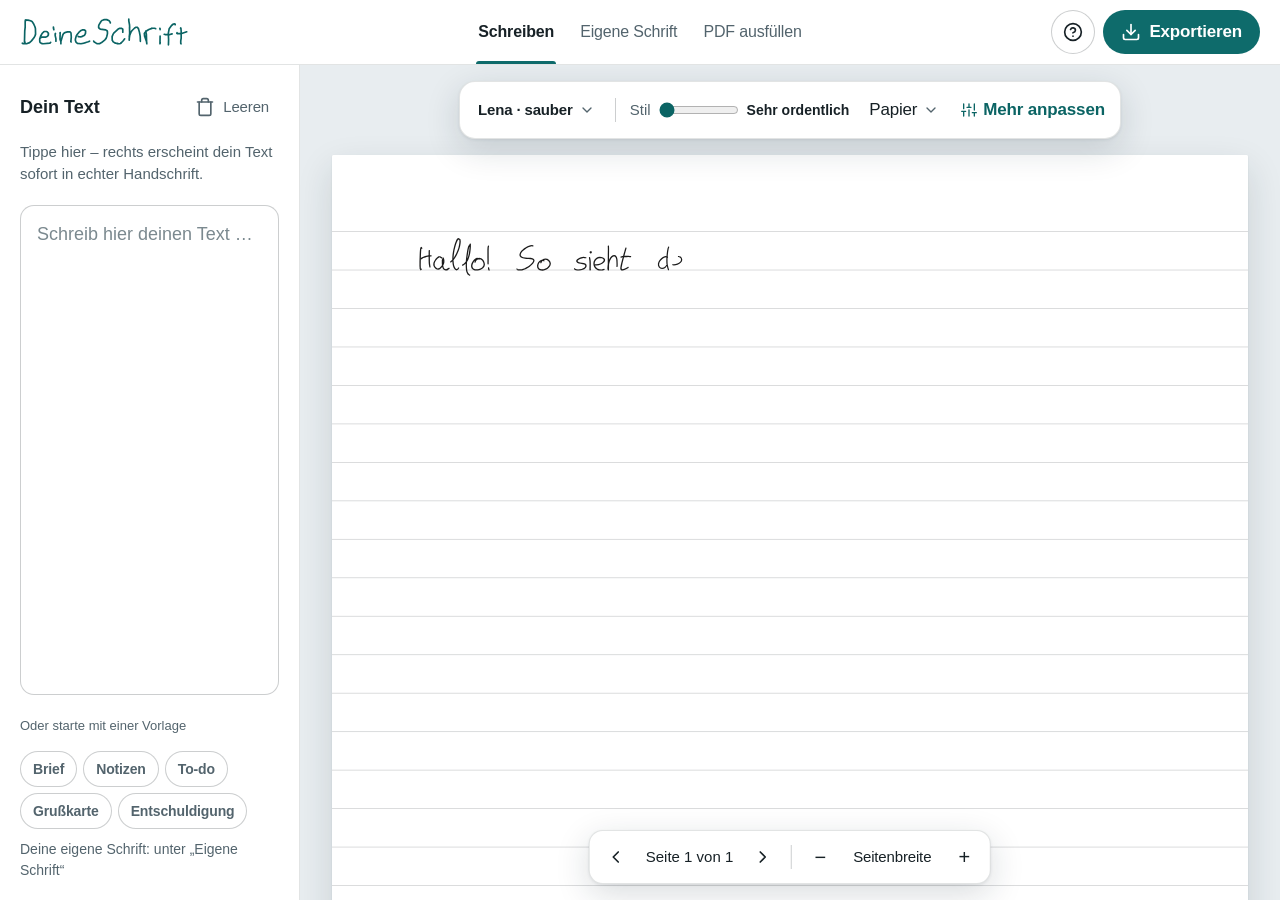
<file: index.html>
<!doctype html>
<html lang="de">
<head>
  <meta charset="utf-8">
  <script>/* Nur eine Adresse: www leitet auf die Hauptadresse um (sonst getrennte Speicher für Schrift und Einstellungen) */
    if (location.hostname === 'www.deineschrift.de') location.replace('https://deineschrift.de' + location.pathname + location.search + location.hash);</script>
  <meta name="viewport" content="width=device-width, initial-scale=1, viewport-fit=cover">
  <title>Text in Handschrift umwandeln – kostenloser Handschrift-Generator | DeineSchrift</title>
  <meta name="description" content="Getippten Text in echte Handschrift umwandeln: kostenloser Handschrift-Generator mit deiner eigenen oder mitgelieferten Handschriften. Export als PDF, PNG oder GoodNotes – ohne Anmeldung, alles bleibt auf deinem Gerät.">
  <link rel="canonical" href="https://deineschrift.de/">
  <meta name="robots" content="index, follow, max-image-preview:large">
  <meta name="author" content="DeineSchrift">
  <meta property="og:type" content="website">
  <meta property="og:locale" content="de_DE">
  <meta property="og:site_name" content="DeineSchrift">
  <meta property="og:title" content="DeineSchrift – Text in deine eigene Handschrift">
  <meta property="og:description" content="Einmal deine Handschrift aufnehmen, dann jeden Text darin schreiben lassen – als PDF, PNG oder für GoodNotes. Kostenlos und ohne Anmeldung.">
  <meta property="og:url" content="https://deineschrift.de/">
  <meta property="og:image" content="https://deineschrift.de/icons/og.png">
  <meta property="og:image:width" content="1200">
  <meta property="og:image:height" content="630">
  <meta property="og:image:alt" content="DeineSchrift: getippter Text wird zu Handschrift auf liniertem Papier">
  <meta name="twitter:card" content="summary_large_image">
  <meta name="theme-color" content="#ffffff">
  <meta name="color-scheme" content="light">
  <script>/* Hell oder dunkel: Schalter in der App (Standard hell), vor dem ersten Zeichnen setzen, sonst blitzt es */
    try { if (localStorage.getItem('theme') === 'dark') { document.documentElement.dataset.theme = 'dark'; document.querySelector('meta[name="theme-color"]').content = '#23292c'; } } catch (e) {}</script>
  <meta name="apple-mobile-web-app-capable" content="yes">
  <meta name="mobile-web-app-capable" content="yes">
  <meta name="apple-mobile-web-app-status-bar-style" content="default">
  <meta name="apple-mobile-web-app-title" content="DeineSchrift">
  <link rel="manifest" href="manifest.webmanifest">
  <link rel="apple-touch-icon" href="icons/apple-touch-icon.png">
  <link rel="icon" href="icons/icon-192.png">
  <link rel="help" href="anleitung">
  <link rel="stylesheet" href="css/app.css">
  <script type="application/ld+json">
  {
    "@context": "https://schema.org",
    "@graph": [
      {
        "@type": "WebSite",
        "@id": "https://deineschrift.de/#website",
        "url": "https://deineschrift.de/",
        "name": "DeineSchrift",
        "alternateName": ["Handschrift-Generator DeineSchrift", "Text in Handschrift umwandeln"],
        "inLanguage": "de"
      },
      {
        "@type": "WebApplication",
        "@id": "https://deineschrift.de/#app",
        "name": "DeineSchrift",
        "alternateName": "Handschrift-Tool",
        "url": "https://deineschrift.de/",
        "description": "Web-App, die getippten Text in die eigene, vorher aufgenommene Handschrift umwandelt und als PDF, PNG oder GoodNotes-Datei exportiert. Läuft im Browser, offline nutzbar, ohne Konto; alle Daten bleiben auf dem Gerät.",
        "applicationCategory": "UtilitiesApplication",
        "operatingSystem": "iPadOS, iOS, Android, Windows, macOS (Browser)",
        "browserRequirements": "Aktueller Browser mit JavaScript; empfohlen: Safari auf dem iPad mit Apple Pencil",
        "inLanguage": "de",
        "isAccessibleForFree": true,
        "offers": { "@type": "Offer", "price": "0", "priceCurrency": "EUR" },
        "featureList": [
          "Eigene Handschrift mit Apple Pencil, Finger oder Maus aufnehmen",
          "Text in der eigenen Handschrift setzen, mit natürlichen Abweichungen",
          "Stil-Vorlagen von sehr ordentlich bis sehr unordentlich",
          "Papier wie in GoodNotes: liniert, kariert, gepunktet, blanko",
          "Export als PDF, PNG und GoodNotes-Datei",
          "Formulare und Arbeitsblätter (PDF oder Foto) in Handschrift ausfüllen",
          "Mehrere eigene Schriften, Backup und Teilen",
          "Offline nutzbar, keine Anmeldung, keine Datenübertragung"
        ],
        "screenshot": "https://deineschrift.de/icons/og.png",
        "author": { "@id": "https://deineschrift.de/#autor" }
      },
      {
        "@type": "Organization",
        "@id": "https://deineschrift.de/#autor",
        "name": "DeineSchrift",
        "url": "https://deineschrift.de/"
      }
    ]
  }
  </script>
</head>
<body>
  <!-- Linien-Icons (nach Feather Icons, MIT) -->
  <svg width="0" height="0" style="position:absolute" aria-hidden="true">
    <defs>
      <symbol id="i-logo" viewBox="0 0 115.4 20.5"><path d="M3.9 1.9L3.6 2.2L3.9 1.9L3.6 2.2L3.5 3.3L3.5 6.9L3.2 9.5L3 17.8L3.1 18L3 17.8L3.1 18L3.3 17.8L3.4 17.1M4.7 2.3L4.4 2.1L5.4 2.1L7.2 2.6L8.4 3.3L9.1 4.4L10.1 6.5L10.5 7.8L10.6 11.7L10.2 12.9L9.5 14.2L7.8 16.3L6.5 17.5L4.4 18.3L2.1 18.3L2.5 18.3L1.9 18.2L1.5 17.9M14.2 14.2L14.5 13.8L14.2 14.2L14.5 13.8L17.4 13.8L18.8 13.2L18.5 13.3L19.4 12.3L19.2 12.5L19.4 11.2L18.5 10.1L17.9 9.9L16.7 9.9L16.2 10.1L15.2 11.1L14.2 12.7L14.5 12.5L14.2 12.7L13.4 15L13.5 17.1L13.9 17.6L15.1 18.2L15.8 18.3L20.4 17.9L20.9 17.4M24.2 11.2L24 11.6L24 12.5L24.1 11.4L24 12.7L24.5 14.8L24.5 16.5M23.1 8.7L22.8 7.5L22.8 7L23 8.3L22.8 6.9M27.3 11.2L27.4 10.6L27.3 15.2L27.9 16.9L27.9 18.3L27.9 16.7L29.2 12.3L29.7 11.4L30.5 10.7L30.3 11L31.1 10.5L32.5 10.2L33.9 10.1L34.4 10.4L34.8 10.9L35 13.7L34.7 16.9L34.9 17.1M39.7 13.2L39.8 13.4L40.1 13.5L41.6 13.6L41.1 13.5L42.1 13.4L43.7 12.7L44.2 12.2L44.7 11.2L44.8 9.6L44.4 9.1L44.6 9.2L43.7 8.8L42.5 8.8L41.7 9.2L40.3 10.4L39 12L38.4 12.9L37.8 15.2L37.8 15.9L37.8 15.2L37.8 15.9L38.2 17.1L39.2 18L41.6 18.3L44.1 17.8L42.8 18.1L46.6 16.9L47.5 16.5M61.7 4L61.4 3.2L60.9 2.6L59.2 1.8L57.8 1.8L56.9 2L55.9 2.4L55.4 2.9L54 5.2L53.7 6.2L53.7 7.3L53.7 7L54 7.7L54.2 7.8L53.9 7.5L54.8 8.3L58.5 8.8L59.5 9.4L59.7 10L59.5 9.7L59.7 10L59.7 11.5L59.2 13.5L58.8 14.6L58 15.6L55.7 17.5L54.3 18.2L53 18.3L52.5 18.2L50.5 16.9L50.3 16.4M70.2 10.4L70.2 8.3L69.8 8L69.2 7.7L69.3 7.8L68.1 7.7L66.8 8.4L64.2 10.8L63.6 11.7L62.9 13.4L63 16L63 15.7L63.5 16.8L64.7 17.7L66.8 18.3L66.5 18.2L67.9 18.3L68.6 18.1L69.2 17.6L70.5 16.2L71.5 14.9M74.3 1.5L74.3 2.7L74.8 5.4L74.9 7.5L74.8 7L74.9 11.1L74.6 13.6L74.7 13.3L74.6 15.9L74.6 14.8L74.9 12.7L75.7 10.5L76.4 9.4L78.3 7.5L79.2 7L80 7L80.8 7.7L81.6 10.5L82.1 13.3L82.2 16.6M85.9 9.7L86.3 11.7L86.5 17.7L86.7 18.3L86.5 17.1L85 12.8L85.2 13.3L84.9 11.4L85.3 10.6L86.6 9.4L88 8.5L90.1 7.8L89.7 7.9L90.5 7.7L92 7.7L92.7 8M95.7 13.1L95.6 18.3L95.8 17.5M95.7 8.6L95.7 8.1L95.6 7.8L95.7 8.2L95.6 7.8L95.5 8M106 5.3L106 5L105.8 4.9L106 5.2L106 5L105.7 4.7L104.8 4.8L103.5 5.8L101.9 8L101.3 11.2L101.5 15.4L101.4 19M98.5 11.8L99.1 12L102.4 12L103.9 11.5M109.7 7.7L109.8 7.5L109.7 7.7L109.8 7.5L109.9 7.5L110.1 9.8L110.1 14.4L109.8 16.3L109.8 18L110 18.3M107.3 10.7L107.1 11.1L107.2 10.8L107.1 11.1L107.6 11.4L109.6 11.4L109.1 11.4L110.4 11.3L113.9 10.1" fill="none" stroke="currentColor" stroke-width="1.15" stroke-linecap="round" stroke-linejoin="round"/></symbol>
      <symbol id="i-nib" viewBox="0 0 24 24"><path d="M12 19l7-7 3 3-7 7-3-3z"/><path d="M18 13l-1.5-7.5L2 2l3.5 14.5L13 18l5-5z"/><path d="M2 2l7.586 7.586"/><circle cx="11" cy="11" r="2"/></symbol>
      <symbol id="i-edit" viewBox="0 0 24 24"><path d="M12 20h9"/><path d="M16.5 3.5a2.121 2.121 0 0 1 3 3L7 19l-4 1 1-4L16.5 3.5z"/></symbol>
      <symbol id="i-sheet" viewBox="0 0 24 24"><path d="M14 2H6a2 2 0 0 0-2 2v16a2 2 0 0 0 2 2h12a2 2 0 0 0 2-2V8z"/><path d="M14 2v6h6"/><path d="M16 13H8"/><path d="M16 17H8"/><path d="M10 9H8"/></symbol>
      <symbol id="i-user" viewBox="0 0 24 24"><path d="M20 21v-2a4 4 0 0 0-4-4H8a4 4 0 0 0-4 4v2"/><circle cx="12" cy="7" r="4"/></symbol>
      <symbol id="i-book" viewBox="0 0 24 24"><path d="M4 19.5A2.5 2.5 0 0 1 6.5 17H20"/><path d="M6.5 2H20v20H6.5A2.5 2.5 0 0 1 4 19.5v-15A2.5 2.5 0 0 1 6.5 2z"/></symbol>
      <symbol id="i-file" viewBox="0 0 24 24"><path d="M13 2H6a2 2 0 0 0-2 2v16a2 2 0 0 0 2 2h12a2 2 0 0 0 2-2V9z"/><path d="M13 2v7h7"/></symbol>
      <symbol id="i-image" viewBox="0 0 24 24"><rect x="3" y="3" width="18" height="18" rx="2"/><circle cx="8.5" cy="8.5" r="1.5"/><path d="M21 15l-5-5L5 21"/></symbol>
      <symbol id="i-share" viewBox="0 0 24 24"><path d="M4 12v8a2 2 0 0 0 2 2h12a2 2 0 0 0 2-2v-8"/><path d="M16 6l-4-4-4 4"/><path d="M12 2v13"/></symbol>
      <symbol id="i-upload" viewBox="0 0 24 24"><path d="M21 15v4a2 2 0 0 1-2 2H5a2 2 0 0 1-2-2v-4"/><path d="M17 8l-5-5-5 5"/><path d="M12 3v12"/></symbol>
      <symbol id="i-download" viewBox="0 0 24 24"><path d="M21 15v4a2 2 0 0 1-2 2H5a2 2 0 0 1-2-2v-4"/><path d="M7 10l5 5 5-5"/><path d="M12 15V3"/></symbol>
      <symbol id="i-plus" viewBox="0 0 24 24"><rect x="3" y="3" width="18" height="18" rx="2"/><path d="M12 8v8"/><path d="M8 12h8"/></symbol>
      <symbol id="i-play" viewBox="0 0 24 24"><path d="M6 4l14 8-14 8z"/></symbol>
      <symbol id="i-shuffle" viewBox="0 0 24 24"><path d="M16 3h5v5"/><path d="M4 20L21 3"/><path d="M21 16v5h-5"/><path d="M15 15l6 6"/><path d="M4 4l5 5"/></symbol>
      <symbol id="i-trash" viewBox="0 0 24 24"><path d="M3 6h18"/><path d="M19 6v14a2 2 0 0 1-2 2H7a2 2 0 0 1-2-2V6m3 0V4a2 2 0 0 1 2-2h4a2 2 0 0 1 2 2v2"/></symbol>
      <symbol id="i-spark" viewBox="0 0 24 24"><path d="M12 3l1.9 5.8L20 10l-6.1 1.2L12 17l-1.9-5.8L4 10l6.1-1.2z"/><path d="M19 17l.8 2.2L22 20l-2.2.8L19 23l-.8-2.2L16 20l2.2-.8z"/></symbol>
      <symbol id="i-clipboard" viewBox="0 0 24 24"><path d="M16 4h2a2 2 0 0 1 2 2v14a2 2 0 0 1-2 2H6a2 2 0 0 1-2-2V6a2 2 0 0 1 2-2h2"/><rect x="8" y="2" width="8" height="4" rx="1"/></symbol>
      <symbol id="i-clip" viewBox="0 0 24 24"><path d="M21.44 11.05l-9.19 9.19a6 6 0 0 1-8.49-8.49l9.19-9.19a4 4 0 0 1 5.66 5.66l-9.2 9.19a2 2 0 0 1-2.83-2.83l8.49-8.48"/></symbol>
      <symbol id="i-up" viewBox="0 0 24 24"><path d="M12 19V5"/><path d="M5 12l7-7 7 7"/></symbol>
      <symbol id="i-ruler" viewBox="0 0 24 24"><path d="M3 17L17 3l4 4L7 21z"/><path d="M7 13l2 2"/><path d="M10 10l2 2"/><path d="M13 7l2 2"/></symbol>
      <symbol id="i-reset" viewBox="0 0 24 24"><path d="M1 4v6h6"/><path d="M3.51 15a9 9 0 1 0 2.13-9.36L1 10"/></symbol>
      <symbol id="i-help" viewBox="0 0 24 24"><circle cx="12" cy="12" r="10"/><path d="M9.09 9a3 3 0 0 1 5.83 1c0 2-3 3-3 3"/><path d="M12 17h.01"/></symbol>
      <symbol id="i-check" viewBox="0 0 24 24"><path d="M20 6L9 17l-5-5"/></symbol>
      <symbol id="i-undo" viewBox="0 0 24 24"><path d="M9 14L4 9l5-5"/><path d="M4 9h11a5 5 0 0 1 0 10h-3"/></symbol>
      <symbol id="i-left" viewBox="0 0 24 24"><path d="M15 18l-6-6 6-6"/></symbol>
      <symbol id="i-right" viewBox="0 0 24 24"><path d="M9 18l6-6-6-6"/></symbol>
      <symbol id="i-skip" viewBox="0 0 24 24"><path d="M5 4l10 8-10 8V4z"/><path d="M19 5v14"/></symbol>
      <symbol id="i-dots" viewBox="0 0 24 24"><circle cx="5" cy="12" r="1"/><circle cx="12" cy="12" r="1"/><circle cx="19" cy="12" r="1"/></symbol>
      <symbol id="i-x" viewBox="0 0 24 24"><path d="M18 6L6 18"/><path d="M6 6l12 12"/></symbol>
      <symbol id="i-moon" viewBox="0 0 24 24"><path d="M21 12.79A9 9 0 1 1 11.21 3 7 7 0 0 0 21 12.79z"/></symbol>
      <symbol id="i-sun" viewBox="0 0 24 24"><circle cx="12" cy="12" r="5"/><path d="M12 1v2M12 21v2M4.22 4.22l1.42 1.42M18.36 18.36l1.42 1.42M1 12h2M21 12h2M4.22 19.78l1.42-1.42M18.36 5.64l1.42-1.42"/></symbol>
      <symbol id="i-down" viewBox="0 0 24 24"><path d="M6 9l6 6 6-6"/></symbol>
      <symbol id="i-sliders" viewBox="0 0 24 24"><path d="M4 21v-7M4 10V3M12 21v-9M12 8V3M20 21v-5M20 12V3M1 14h6M9 8h6M17 16h6"/></symbol>
      <symbol id="i-home" viewBox="0 0 24 24"><path d="M3 9l9-7 9 7v11a2 2 0 0 1-2 2H5a2 2 0 0 1-2-2z"/><path d="M9 22V12h6v10"/></symbol>
    </defs>
  </svg>

  <header class="topbar">
    <h1 class="brand">
        <svg class="brand-logo" aria-hidden="true"><use href="#i-logo"/></svg>
        <span class="visually-hidden">DeineSchrift</span>
      </h1>
    <nav class="tabs" role="tablist" aria-label="Bereiche">
      <button role="tab" id="tab-schreiben" data-view="schreiben" aria-controls="view-schreiben" aria-selected="true"><svg class="icon" aria-hidden="true"><use href="#i-edit"/></svg><span>Schreiben</span></button>
      <button role="tab" id="tab-aufnahme" data-view="aufnahme" aria-controls="view-aufnahme" aria-selected="false"><svg class="icon" aria-hidden="true"><use href="#i-nib"/></svg><span>Eigene Schrift</span></button>
      <button role="tab" id="tab-blatt" data-view="blatt" aria-controls="view-blatt" aria-selected="false"><svg class="icon" aria-hidden="true"><use href="#i-sheet"/></svg><span class="tab-long">PDF ausfüllen</span><span class="tab-short">Ausfüllen</span></button>
    </nav>
    <div class="topbar-end">
      <div class="menu-wrap">
        <button id="help-btn" class="icon-btn round" aria-label="Hilfe und Einstellungen" title="Hilfe" aria-haspopup="true" aria-expanded="false" aria-controls="help-menu"><svg class="icon" aria-hidden="true"><use href="#i-help"/></svg></button>
        <div id="help-menu" class="menu" hidden>
          <button id="help-tour" class="menu-item"><svg class="icon" aria-hidden="true"><use href="#i-play"/></svg>Kurze Einführung</button>
          <a class="menu-item" href="anleitung"><svg class="icon" aria-hidden="true"><use href="#i-book"/></svg>Anleitung &amp; häufige Fragen</a>
          <a class="menu-item" href="datenschutz"><svg class="icon" aria-hidden="true"><use href="#i-file"/></svg>Datenschutz</a>
          <a class="menu-item" href="impressum"><svg class="icon" aria-hidden="true"><use href="#i-user"/></svg>Impressum</a>
          <button id="theme-btn" class="menu-item"><svg class="icon" aria-hidden="true"><use href="#i-moon"/></svg><span>Dunkles Design</span></button>
        </div>
      </div>
      <button id="export-open" class="primary pill" aria-haspopup="dialog"><svg class="icon" aria-hidden="true"><use href="#i-download"/></svg><span>Exportieren</span></button>
    </div>
  </header>
  <div id="safety-banner" class="banner safety" role="status" hidden>
    <svg class="icon" aria-hidden="true"><use href="#i-home"/></svg>
    <span id="safety-text"></span>
    <button id="safety-action" class="primary"></button>
    <button id="safety-close" class="icon-btn ghost" aria-label="Hinweis ausblenden"><svg class="icon" aria-hidden="true"><use href="#i-x"/></svg></button>
  </div>

  <div id="update-banner" class="banner" role="status" hidden>
    <span>Eine neue Version ist bereit.</span>
    <button id="update-reload" class="primary">Neu laden</button>
  </div>

  <noscript><div class="noscript"><h2>Text in Handschrift umwandeln</h2><p>DeineSchrift ist ein kostenloser Handschrift-Generator: Getippter Text wird zu echter Handschrift – in deiner eigenen oder einer mitgelieferten Schrift – und lässt sich als PDF, PNG oder GoodNotes-Datei speichern. Die App braucht JavaScript.</p><p><a href="anleitung">Anleitung</a> · <a href="handschrift-generator">Handschrift-Generator</a> · <a href="goodnotes-handschrift">Handschrift für GoodNotes</a> · <a href="eigene-handschrift-digitalisieren">Eigene Handschrift digitalisieren</a></p></div></noscript>

  <main>
    <section id="view-aufnahme" class="view view-aufnahme" role="tabpanel" aria-labelledby="tab-aufnahme" hidden>
      <aside class="panel charlist" aria-labelledby="charlist-title">
        <h2 id="charlist-title" class="visually-hidden">Eigene Schrift aufnehmen</h2>
        <div class="rec-head">
          <div class="rec-row">
            <span class="rec-label" id="rec-label">Du nimmst auf</span>
            <div class="menu-wrap">
              <button id="rec-more" class="icon-btn ghost" aria-label="Handschrift umbenennen oder löschen" title="Umbenennen, löschen" aria-haspopup="true" aria-expanded="false" aria-controls="rec-menu"><svg class="icon" aria-hidden="true"><use href="#i-dots"/></svg></button>
              <div id="rec-menu" class="menu" hidden>
                <button id="rec-rename" class="menu-item"><svg class="icon" aria-hidden="true"><use href="#i-edit"/></svg>Umbenennen</button>
                <button id="rec-delete" class="menu-item danger"><svg class="icon" aria-hidden="true"><use href="#i-trash"/></svg>Löschen</button>
              </div>
            </div>
          </div>
          <div id="rec-list" class="rec-list" role="group" aria-labelledby="rec-label"></div>
          <div class="rec-safe">
            <p id="backup-status" class="status"></p>
            <div class="rec-safe-btns">
              <button id="export-btn" title="Alle eigenen Handschriften in eine Datei sichern"><svg class="icon" aria-hidden="true"><use href="#i-download"/></svg>Alles sichern</button>
              <button id="share-profile-btn" title="Diese Handschrift als Datei teilen"><svg class="icon" aria-hidden="true"><use href="#i-share"/></svg>Teilen</button>
              <button id="import-btn" title="Gesicherte oder geteilte Handschrift laden"><svg class="icon" aria-hidden="true"><use href="#i-upload"/></svg>Importieren</button>
              <input type="file" id="import-file" accept=".json,application/json" class="visually-hidden" aria-label="Backup-Datei auswählen" tabindex="-1">
            </div>
          </div>
        </div>
        <div class="mode-switch" role="group" aria-label="Art der Aufnahme">
          <button data-mode="einzeln" aria-pressed="true">Einzeln</button>
          <button data-mode="text" aria-pressed="false">Als Text</button>
        </div>
        <div class="progress">
          <strong id="progress-text"></strong>
          <progress id="progress-bar"></progress>
          <p id="quick-note" class="hint small"></p>
        </div>
        <button id="fit-boxes" class="fit-boxes"><svg class="icon"><use href="#i-ruler"/></svg>Kästchen an meine Schrift anpassen</button>
        <div id="char-groups"></div>
        <form id="pair-form" class="pair-form">
          <h3>Eigenes Paar</h3>
          <input id="pair-input" placeholder="z. B. ft" autocapitalize="off" autocomplete="off" autocorrect="off" spellcheck="false" maxlength="4">
          <button type="submit"><svg class="icon" aria-hidden="true"><use href="#i-plus"/></svg>Hinzufügen</button>
        </form>
        <details class="rec-input">
          <summary>Eingabe &amp; Speicher</summary>
          <label class="check"><input type="checkbox" id="allow-non-pen"> Finger und Maus zum Schreiben erlauben</label>
          <p class="hint">Ohne Apple Pencil ist das automatisch an. Sobald du einmal mit dem Pencil schreibst, zählt nur noch er, damit der Handballen nichts verschmiert.</p>
          <p id="status-offline" class="status"></p>
          <p id="status-storage" class="status"></p>
        </details>
        <footer class="app-footer">
          <a href="anleitung">Anleitung &amp; häufige Fragen</a>
          <a href="handschrift-generator">Handschrift-Generator</a>
          <a href="goodnotes-handschrift">Handschrift für GoodNotes</a>
          <a href="eigene-handschrift-digitalisieren">Eigene Handschrift digitalisieren</a>
          <a href="datenschutz">Datenschutz &amp; Lizenzen</a>
          <a href="impressum">Impressum</a>
        </footer>
      </aside>
      <div id="text-recorder" class="recorder" hidden>
        <div class="recorder-head">
          <button id="text-prev" class="icon-btn" aria-label="Vorherige Seite"><svg class="icon" aria-hidden="true"><use href="#i-left"/></svg></button>
          <div id="text-info" class="text-info"></div>
          <button id="text-next" class="icon-btn" aria-label="Nächste Seite"><svg class="icon" aria-hidden="true"><use href="#i-right"/></svg></button>
          <div class="text-zoom" role="group" aria-label="Größe der Seite">
            <button id="text-zoom-out" class="icon-btn ghost" aria-label="Kleiner">−</button>
            <span id="text-zoom-val" class="text-zoom-val" aria-live="polite"></span>
            <button id="text-zoom-in" class="icon-btn ghost" aria-label="Größer">+</button>
          </div>
          <button id="text-undo"><svg class="icon" aria-hidden="true"><use href="#i-undo"/></svg>Rückgängig</button>
          <button id="text-clear"><svg class="icon"><use href="#i-trash"/></svg>Leeren</button>
        </div>
        <div class="text-progress">
          <div class="text-progress-row"><span>Fortschritt</span><span id="text-progress-label"></span></div>
          <div class="text-progress-bar" role="progressbar" aria-labelledby="text-progress-label" aria-valuemin="0"><span id="text-progress-fill"></span></div>
        </div>
        <p id="text-hint" class="hint"></p>
        <div id="text-page-wrap" class="text-page-wrap"><canvas id="text-page"></canvas></div>
      </div>
      <div id="single-recorder" class="recorder">
        <div class="recorder-head">
          <button id="prev-char" class="icon-btn" aria-label="Vorheriges Zeichen"><svg class="icon" aria-hidden="true"><use href="#i-left"/></svg></button>
          <div id="current-char" class="current-char"></div>
          <button id="next-char" class="icon-btn" aria-label="Nächstes Zeichen"><svg class="icon" aria-hidden="true"><use href="#i-right"/></svg></button>
          <button id="next-missing">Nächstes fehlendes<svg class="icon" aria-hidden="true"><use href="#i-skip"/></svg></button>
          <button id="remove-pair" hidden>Paar entfernen</button>
        </div>
        <p id="recorder-hint" class="hint"></p>
        <div id="boxes" class="boxes"></div>
        <div class="char-preview">
          <span class="hint">So sieht es im Text aus:</span>
          <canvas id="char-preview" aria-label="Vorschau in deiner Handschrift"></canvas>
        </div>
      </div>
    </section>

    <section id="view-schreiben" class="view view-schreiben" role="tabpanel" aria-labelledby="tab-schreiben">
      <div class="panel editor">
        <div class="editor-head">
          <label for="text-input">Dein Text</label>
          <button id="text-delete" class="ghost small" title="Ganzen Text löschen"><svg class="icon" aria-hidden="true"><use href="#i-trash"/></svg>Leeren</button>
        </div>
        <p class="editor-lead">Tippe hier – <span class="lead-wide">rechts</span><span class="lead-narrow">unten</span> erscheint dein Text sofort in echter Handschrift.</p>
        <textarea id="text-input" placeholder="Schreib hier deinen Text …" spellcheck="true" lang="de"></textarea>
        <p class="tpl-label" id="tpl-label">Oder starte mit einer Vorlage</p>
        <div id="templates" class="templates" role="group" aria-labelledby="tpl-label"></div>
        <button id="text-restore" hidden><svg class="icon"><use href="#i-reset"/></svg><span>Gelöschten Text wiederherstellen</span></button>
        <p id="schreiben-status" class="status"></p>
        <!-- Werbeplatz: bleibt unsichtbar (hidden), bis ein Werbenetzwerk eingebunden ist. -->
        <aside class="ad-slot" aria-label="Anzeige" hidden></aside>
      </div>
      <div class="stage">
        <div class="lookbar-wrap">
          <div class="lookbar" role="toolbar" aria-label="Aussehen">
            <button type="button" id="font-btn" class="lb-btn lb-font" data-pop="pop-font" aria-expanded="false" aria-controls="pop-font"><span class="lb-font-label">Schrift</span><strong id="font-name"></strong><svg class="icon" aria-hidden="true"><use href="#i-down"/></svg></button>
            <span class="lb-sep" aria-hidden="true"></span>
            <label class="lb-style"><span>Stil</span><input type="range" id="style-range" min="0" max="5" step="1" aria-describedby="style-out"><output id="style-out"></output></label>
            <button type="button" class="lb-btn" data-pop="pop-paper" aria-expanded="false" aria-controls="pop-paper">Papier<svg class="icon" aria-hidden="true"><use href="#i-down"/></svg></button>
            <button type="button" class="lb-btn lb-more" data-pop="pop-more" aria-expanded="false" aria-controls="pop-more"><svg class="icon" aria-hidden="true"><use href="#i-sliders"/></svg><span>Mehr<span class="lb-more-long"> anpassen</span></span></button>
          </div>

          <div id="pop-font" class="pop pop-font" role="dialog" aria-label="Schrift wählen" hidden>
            <h3 class="more-h" id="font-own-h">Deine Handschriften</h3>
            <div id="font-own" class="font-grid" role="group" aria-labelledby="font-own-h"></div>
            <h3 class="more-h" id="font-builtin-h">Mitgelieferte Handschriften</h3>
            <div id="font-builtin" class="font-groups"></div>
          </div>
          <div id="pop-paper" class="pop" role="dialog" aria-label="Papier" hidden>
            <div id="paper" class="paper-grid" role="radiogroup" aria-label="Papier"></div>
            <div class="pop-row"><span>Papierfarbe</span><div id="paper-color" class="swatches"></div></div>
          </div>
          <div id="pop-more" class="pop pop-wide" role="dialog" aria-label="Mehr anpassen" hidden>
            <div class="row more-actions">
              <button type="button" id="play"><svg class="icon" aria-hidden="true"><use href="#i-play"/></svg>Beim Schreiben zusehen</button>
              <button type="button" id="reroll" title="Jede Version sieht etwas anders aus"><svg class="icon" aria-hidden="true"><use href="#i-shuffle"/></svg>Neu mischen</button>
            </div>
            <h3 class="more-h">Tinte</h3>
            <div id="ink" class="swatches" role="group" aria-label="Tintenfarbe"></div>
            <label class="slider hue">Eigener Farbton <output id="ink-hue-out"></output>
              <input type="range" id="ink-hue" min="0" max="359" step="1">
            </label>
            <h3 class="more-h">Stift</h3>
            <div id="pen" class="pen-grid" role="radiogroup" aria-label="Stift"></div>
            <h3 class="more-h">Feineinstellungen</h3>
            <p id="style-desc" class="hint small"></p>
            <div id="controls-main" class="ctl-list"></div>
            <details class="fine" id="more-settings">
              <summary>Weitere Einstellungen …</summary>
              <div id="controls-more" class="ctl-list"></div>
              <div class="row">
                <button id="equalize"><svg class="icon"><use href="#i-ruler"/></svg>Buchstabengrößen angleichen</button>
                <button id="equalize-undo" hidden><svg class="icon" aria-hidden="true"><use href="#i-undo"/></svg>Angleichen rückgängig</button>
              </div>
            </details>
            <p id="style-note" class="hint small"></p>
            <div class="row">
              <button id="style-reset" hidden><svg class="icon"><use href="#i-reset"/></svg>Vorlage zurücksetzen</button>
              <button id="reset-settings"><svg class="icon"><use href="#i-reset"/></svg>Alles auf Standard</button>
            </div>
          </div>
        </div>

        <div id="pages" class="pages" role="region" aria-label="Vorschau der Seiten" tabindex="0"></div>
        <div id="write-empty" class="write-empty" hidden>
          <div class="write-empty-card">
            <svg class="hw-mark" aria-hidden="true"><use href="#i-logo"/></svg>
            <h2>Noch keine Handschrift</h2>
            <p>Dein Text ist schon gesetzt – es fehlt nur noch eine Schrift. Wähle oben eine mitgelieferte Handschrift oder nimm deine eigene unter „Eigene Schrift“ auf.</p>
            <button id="write-empty-record" class="primary"><svg class="icon" aria-hidden="true"><use href="#i-nib"/></svg>Eigene Schrift aufnehmen</button>
          </div>
        </div>
        <div class="pagebar" role="toolbar" aria-label="Seiten und Zoom">
          <button id="page-prev" class="icon-btn ghost" aria-label="Vorherige Seite"><svg class="icon" aria-hidden="true"><use href="#i-left"/></svg></button>
          <span id="page-info" class="page-info" aria-live="polite">Seite 1 von 1</span>
          <button id="page-next" class="icon-btn ghost" aria-label="Nächste Seite"><svg class="icon" aria-hidden="true"><use href="#i-right"/></svg></button>
          <span class="lb-sep" aria-hidden="true"></span>
          <button id="zoom-out" class="icon-btn ghost" aria-label="Verkleinern">−</button>
          <button id="zoom-reset" class="ghost zoom-val" title="Ganze Seite zeigen">Seitenbreite</button>
          <button id="zoom-in" class="icon-btn ghost" aria-label="Vergrößern">+</button>
        </div>
        <button id="share-again" class="primary share-again" hidden><svg class="icon"><use href="#i-share"/></svg>Jetzt teilen</button>
      </div>

      <dialog id="export-dlg" class="export-dlg" aria-labelledby="export-title">
        <form method="dialog" class="export-form">
          <div class="dlg-head">
            <h2 id="export-title">Exportieren</h2>
            <button value="cancel" class="icon-btn round ghost" aria-label="Schließen"><svg class="icon" aria-hidden="true"><use href="#i-x"/></svg></button>
          </div>
          <div class="dlg-field">
            <span class="dlg-label" id="fmt-label">Format</span>
            <div id="export-kind" class="fmt-grid" role="radiogroup" aria-labelledby="fmt-label">
              <button type="button" role="radio" data-kind="goodnotes" aria-checked="true"><svg class="icon" aria-hidden="true"><use href="#i-book"/></svg><strong>GoodNotes</strong><span>Direkt als Notizbuch</span></button>
              <button type="button" role="radio" data-kind="pdf" aria-checked="false"><svg class="icon" aria-hidden="true"><use href="#i-file"/></svg><strong>PDF</strong><span>Drucken, teilen</span></button>
              <button type="button" role="radio" data-kind="png" aria-checked="false"><svg class="icon" aria-hidden="true"><use href="#i-image"/></svg><strong>Bild</strong><span>PNG je Seite</span></button>
            </div>
          </div>
          <div class="dlg-field">
            <span class="dlg-label" id="bg-label">Hintergrund</span>
            <div id="export-bg" class="seg" role="radiogroup" aria-labelledby="bg-label">
              <button type="button" role="radio" data-bg="paper" aria-checked="true">Mit Papier</button>
              <button type="button" role="radio" data-bg="none" aria-checked="false">Nur Schrift</button>
            </div>
            <span id="export-bg-hint" class="hint small"></span>
          </div>
          <p id="export-summary" class="hint"></p>
          <div class="dlg-actions">
            <button value="cancel">Abbrechen</button>
            <button type="button" id="export-go" class="primary">Für GoodNotes sichern</button>
          </div>
        </form>
      </dialog>
    </section>

    <section id="view-blatt" class="view view-blatt" role="tabpanel" aria-labelledby="tab-blatt" hidden>
      <div class="panel inspector">
        <div class="panel-head">
          <h2>Ausfüllen</h2>
          <p id="sheet-info" class="hint">PDFs und Arbeitsblätter in deiner Handschrift ausfüllen.</p>
        </div>
        <button id="sheet-open" class="primary wide"><svg class="icon"><use href="#i-upload"/></svg>PDF oder Foto öffnen</button>
        <input type="file" id="sheet-file" accept="application/pdf,.pdf,image/*" class="visually-hidden" aria-label="PDF oder Foto auswählen" tabindex="-1">
        <p id="sheet-status" class="status"></p>
        <p id="sheet-warn" class="status warn"></p>
        <div class="row needs-sheet">
          <button id="sheet-draw" aria-pressed="false"><svg class="icon"><use href="#i-plus"/></svg>Textfeld</button>
          <button id="sheet-reroll"><svg class="icon"><use href="#i-shuffle"/></svg>Neu würfeln</button>
        </div>
        <p id="field-none" class="hint" hidden>Tippe auf eine freie Stelle im Blatt für ein neues Feld, oder auf ein Feld, um seinen Text zu ändern. Ziehen verschiebt es, der Punkt unten rechts ändert die Größe.</p>
        <div id="field-editor" class="subcard" hidden>
          <strong id="field-title"></strong>
          <textarea id="field-text" rows="7" placeholder="Text für dieses Feld …" spellcheck="true" lang="de"></textarea>
          <label class="check"><input type="checkbox" id="field-auto"> Automatisch einpassen</label>
          <label class="slider">Schriftgröße <output id="field-size-out"></output>
            <input type="range" id="field-size" min="1.4" max="6" step="0.05">
          </label>
          <div class="row">
            <button id="field-reroll"><svg class="icon"><use href="#i-shuffle"/></svg>Neu würfeln</button>
            <button id="field-delete" class="danger"><svg class="icon"><use href="#i-trash"/></svg>Feld löschen</button>
          </div>
        </div>
        <p class="hint small">Tinte, Strichdicke und Stil stellst du unter „Schreiben“ ein. Löschst du ein erkanntes Feld, erscheint der blaue Text wieder.</p>
      </div>
      <div class="stage">
        <div id="sheet-empty" class="empty fill-intro">
          <svg class="fill-demo" viewBox="0 0 240 150" aria-hidden="true">
            <rect class="fd-sheet" x="40" y="8" width="160" height="134" rx="6"/>
            <rect class="fd-q" x="56" y="24" width="98" height="6" rx="3"/>
            <rect class="fd-q" x="56" y="36" width="72" height="6" rx="3"/>
            <path class="fd-line" d="M56 70 H184"/>
            <text class="fd-typed" x="58" y="65">Berlin liegt an der Spree</text>
            <path class="fd-ink" d="M58 64c3-9 6-9 7 0s3 1 6-4 4 4 7 3 2-7 5-4 1 6 5 4 3-6 6-3 2 5 5 3 4-7 7-2 3 4 6 1 2-5 5-2 4 4 7 1 3-6 6-2 2 5 6 2 3-5 6-1 3 3 6 0 4-4 7 1"/>
            <rect class="fd-q" x="56" y="88" width="110" height="6" rx="3"/>
            <path class="fd-line" d="M56 126 H184"/>
            <text class="fd-typed fd-typed2" x="58" y="121">im Jahr 1237</text>
            <path class="fd-ink fd-ink2" d="M58 120c3-8 5-8 7-1s3 2 6-3 4 3 7 2 3-6 6-3 2 5 5 2 4-6 7-1 3 3 6 0"/>
          </svg>
          <h2>PDFs und Arbeitsblätter in deiner Handschrift ausfüllen</h2>
          <ol class="fill-steps">
            <li><strong>PDF oder Foto öffnen</strong><span>Arbeitsblatt, Formular oder Brief</span></li>
            <li><strong>Auf die Stelle tippen</strong><span>dort entsteht ein Feld für deine Antwort</span></li>
            <li><strong>Text eintippen</strong><span>er erscheint sofort in deiner Handschrift – blau vorgetippter Text im PDF wird automatisch erkannt</span></li>
          </ol>
          <button id="sheet-open-empty" class="primary"><svg class="icon"><use href="#i-upload"/></svg>PDF oder Foto öffnen</button>
        </div>
        <div id="sheet-pages" class="pages sheet-pages" hidden></div>
        <div class="floatbar needs-sheet" role="toolbar" aria-label="Exportieren">
          <button id="sheet-goodnotes" class="primary"><svg class="icon"><use href="#i-book"/></svg>GoodNotes</button>
          <button id="sheet-pdf"><svg class="icon"><use href="#i-file"/></svg>PDF</button>
          <button id="sheet-png"><svg class="icon"><use href="#i-image"/></svg>PNG</button>
          <button id="sheet-share-again" class="primary" hidden><svg class="icon"><use href="#i-share"/></svg>Jetzt teilen</button>
        </div>
      </div>
    </section>
  </main>

  <script src="vendor/jspdf.umd.min.js" defer></script>
  <script type="module" src="js/app.js"></script>
</body>
</html>
</file>
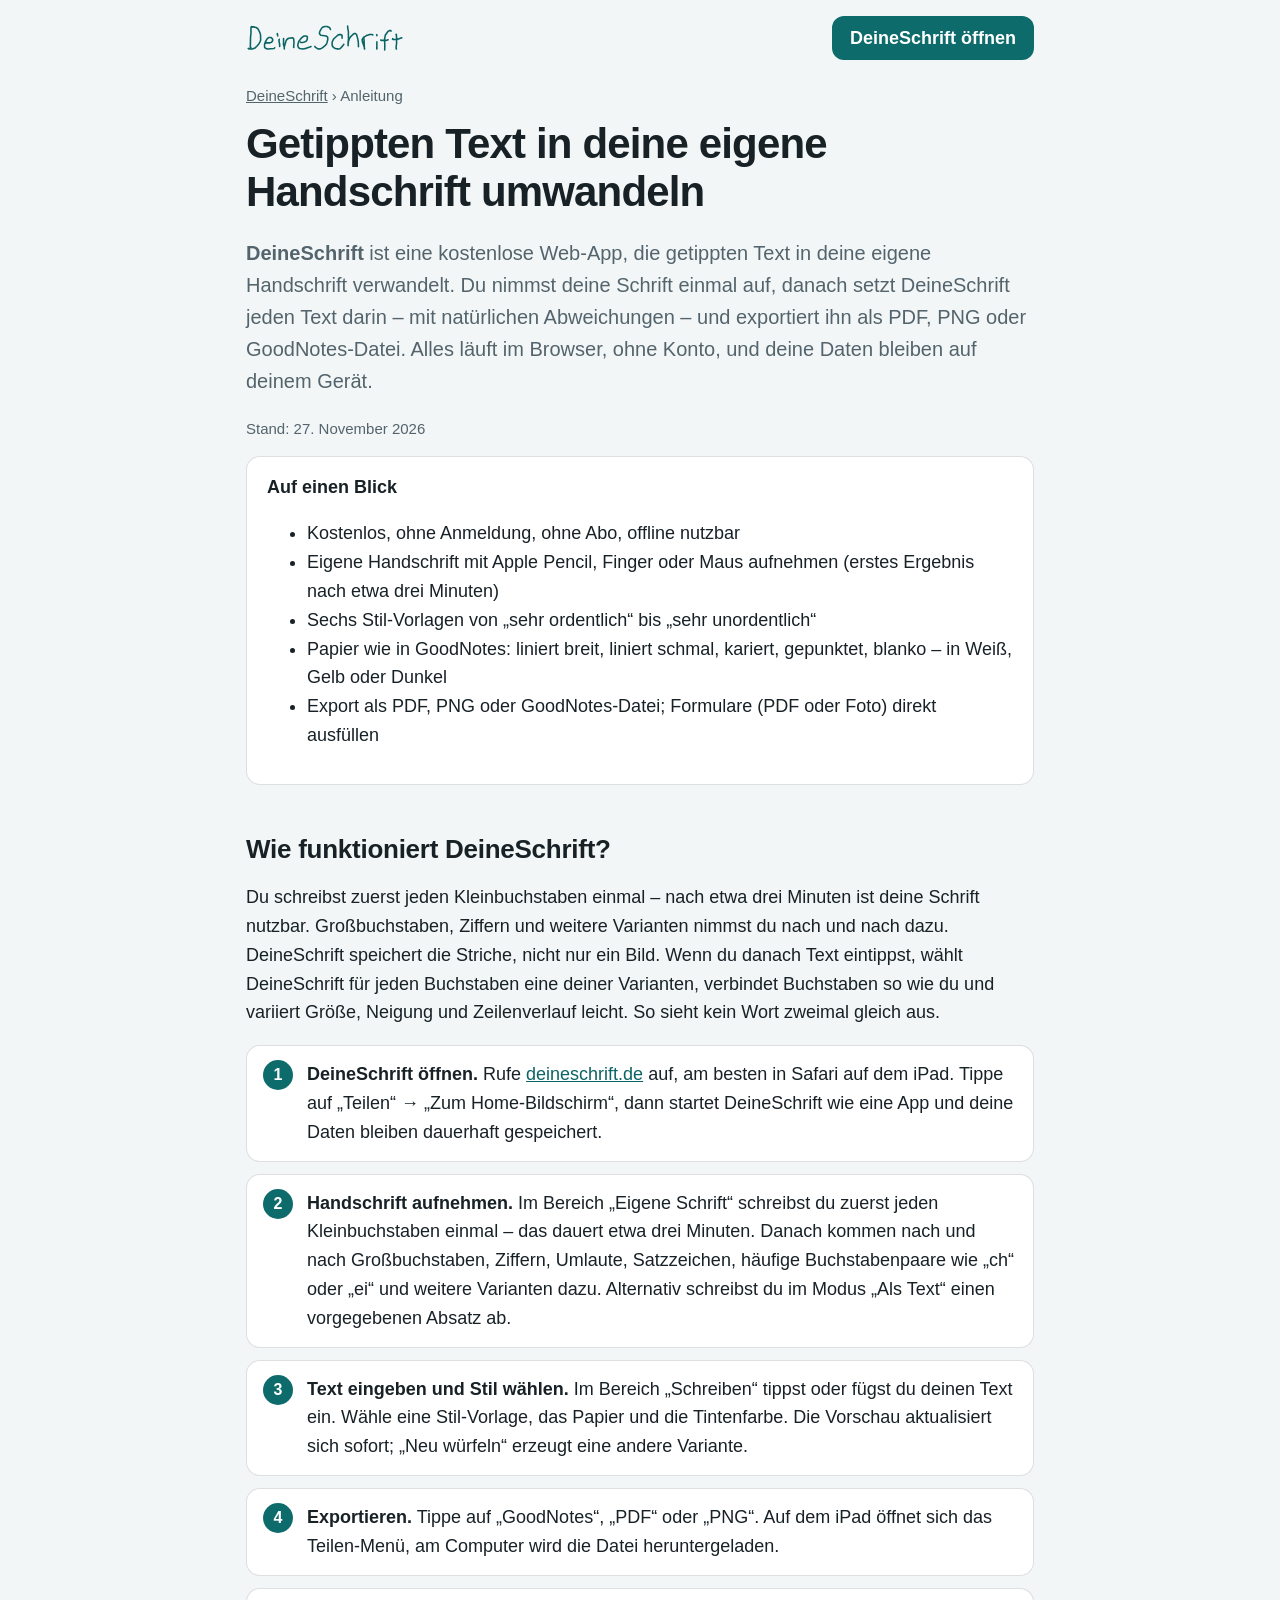
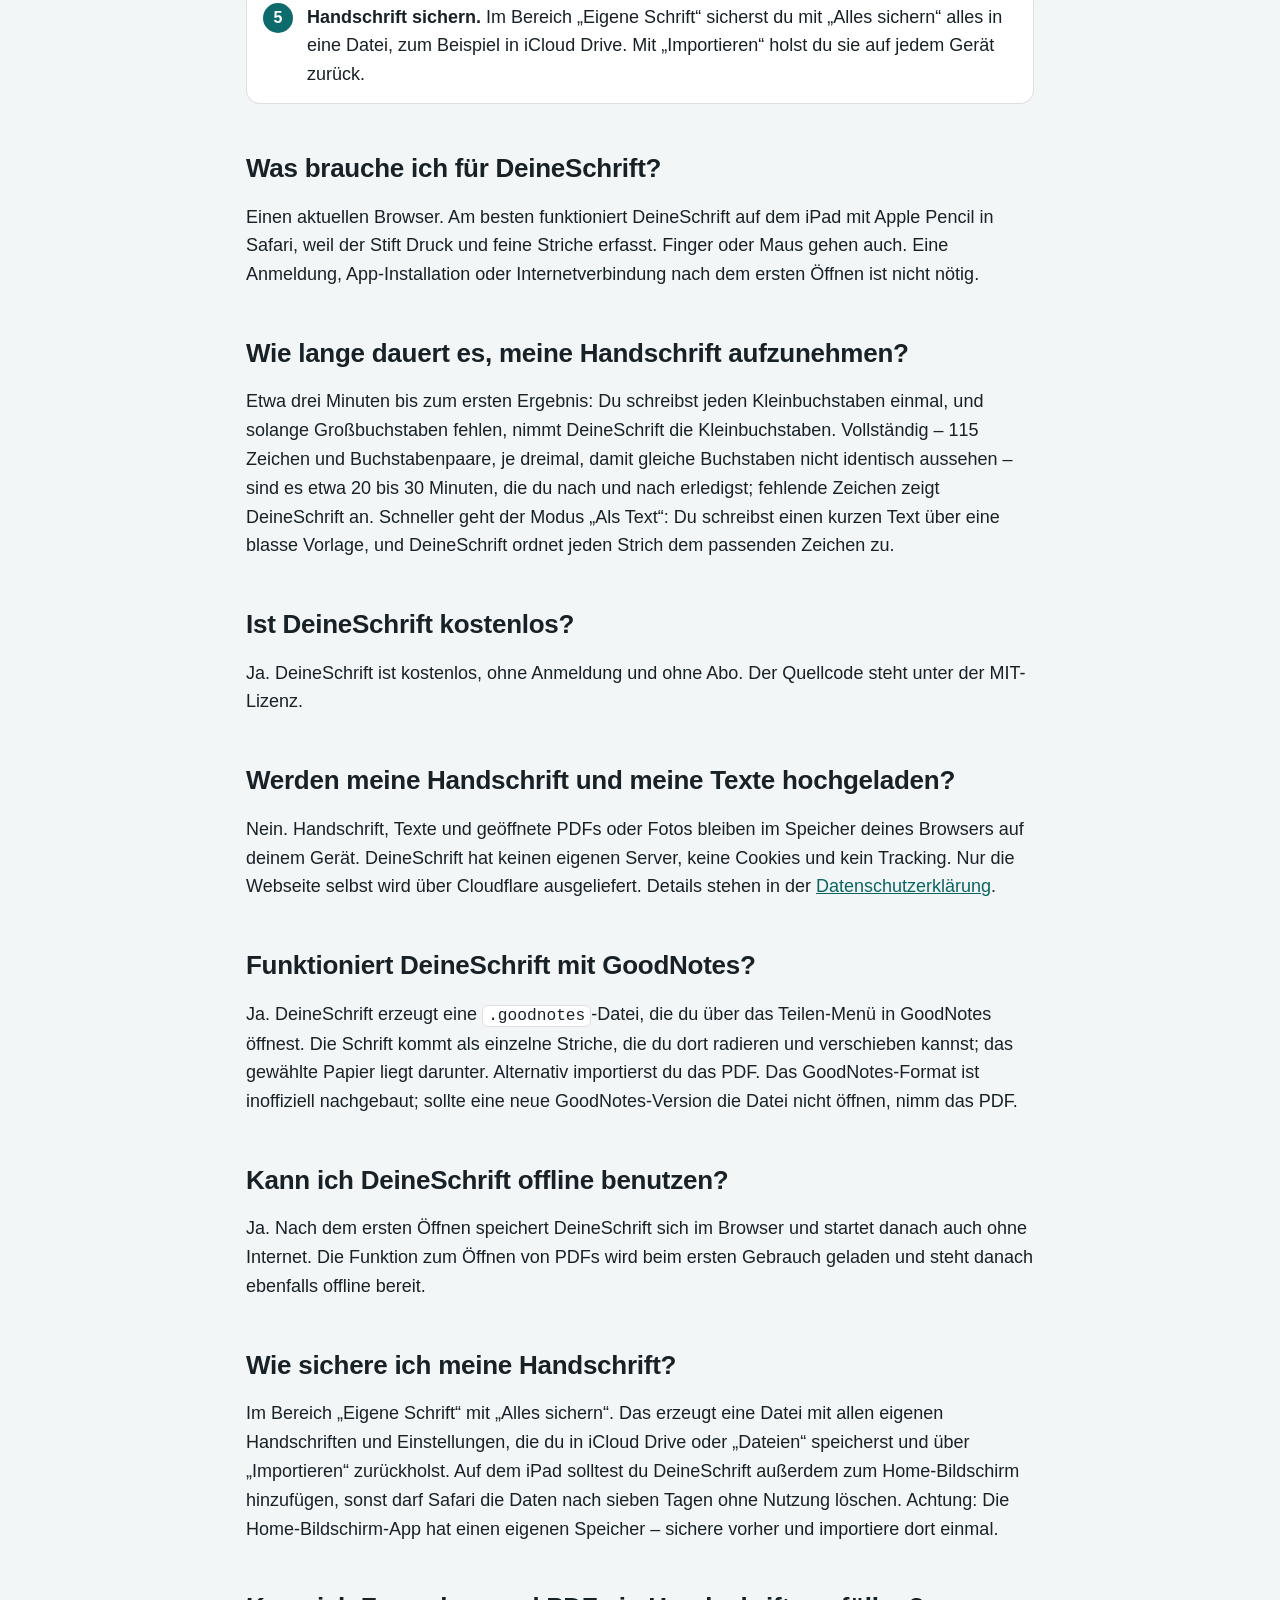
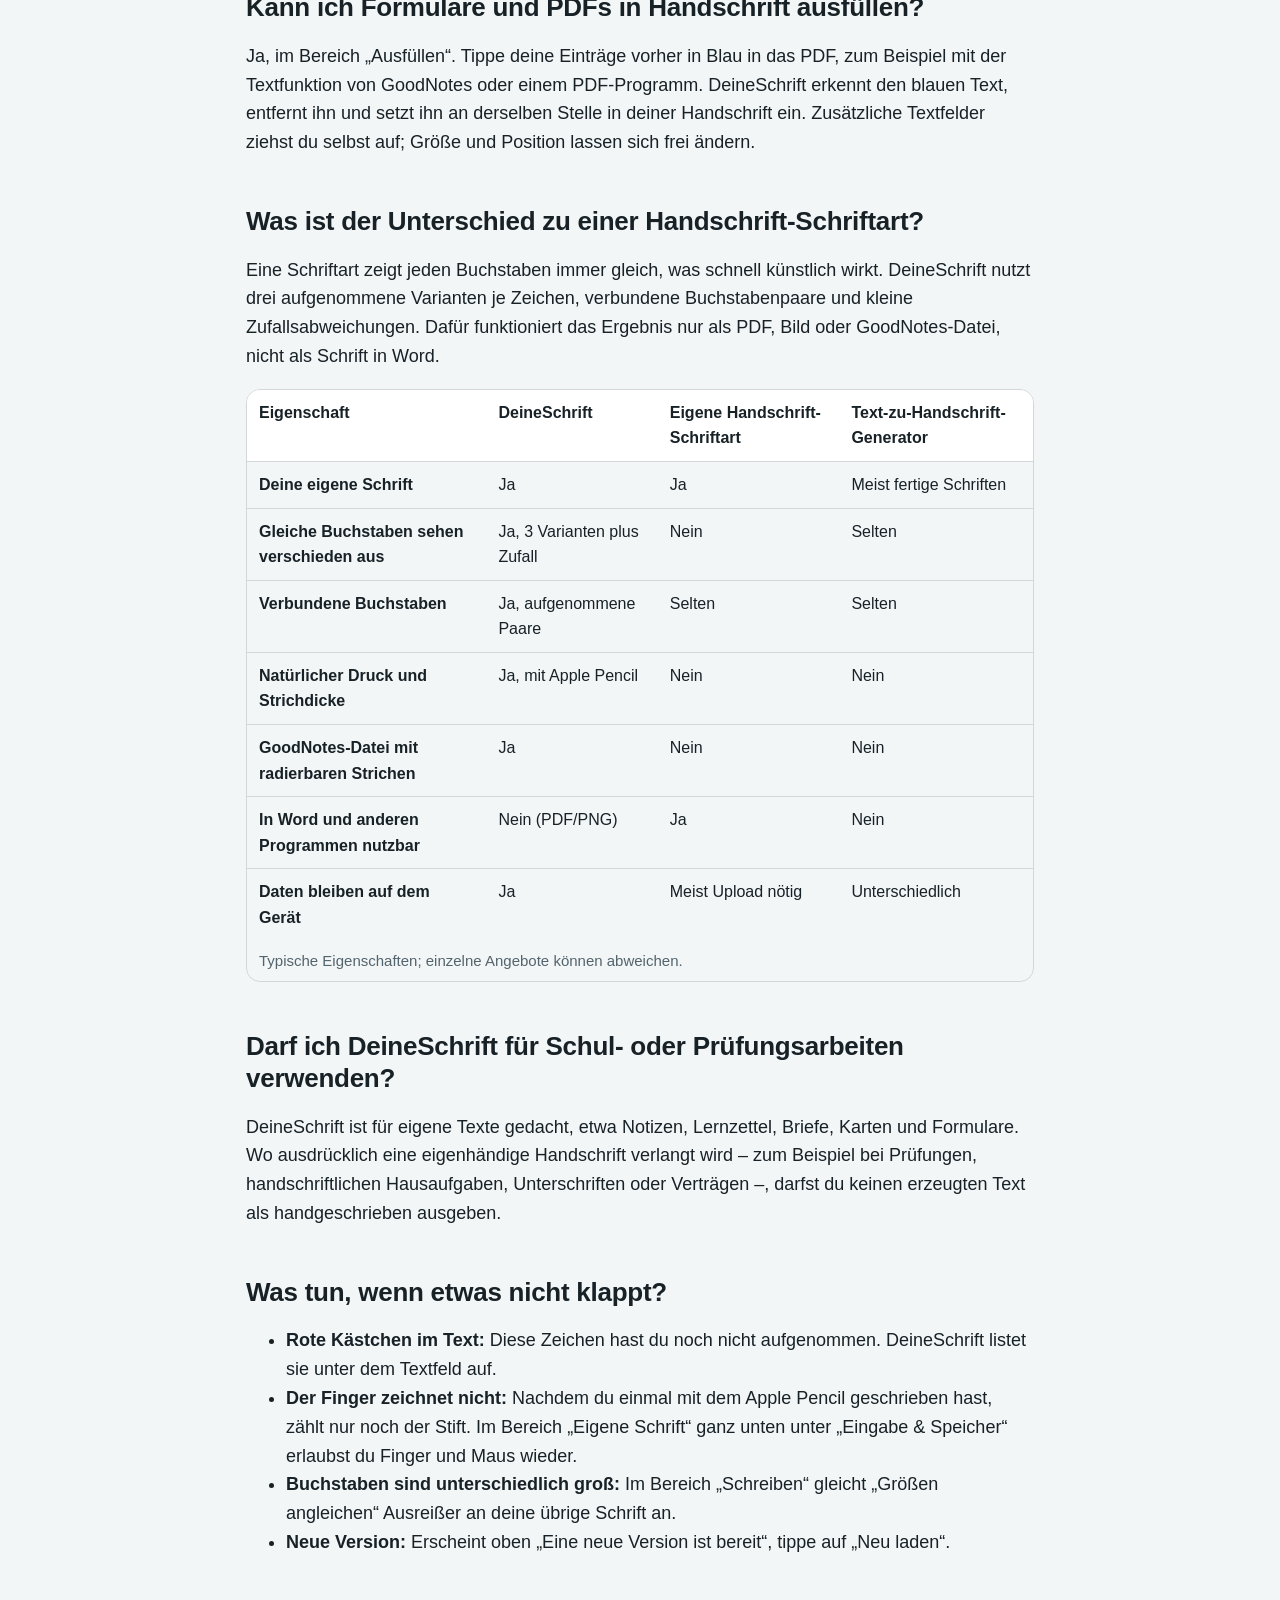
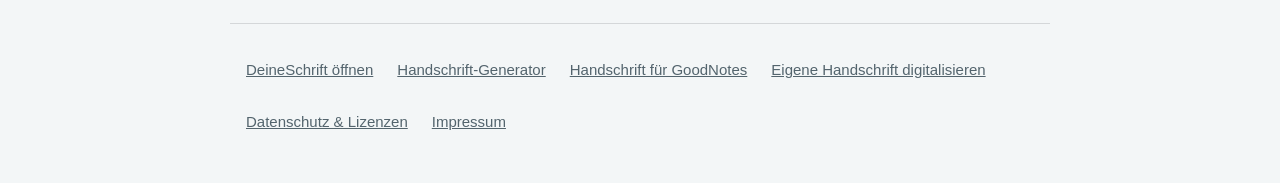
<file: anleitung.html>
<!doctype html>
<html lang="de">
<head>
  <meta charset="utf-8">
  <script>/* Nur eine Adresse: www leitet auf die Hauptadresse um (sonst getrennte Speicher für Schrift und Einstellungen) */
    if (location.hostname === 'www.deineschrift.de') location.replace('https://deineschrift.de' + location.pathname + location.search + location.hash);</script>
  <meta name="viewport" content="width=device-width, initial-scale=1, viewport-fit=cover">
  <title>Anleitung: Text in eigene Handschrift umwandeln – DeineSchrift</title>
  <meta name="description" content="So verwandelst du getippten Text mit DeineSchrift in deine eigene Handschrift: Handschrift aufnehmen, Text eingeben, als PDF, PNG oder GoodNotes exportieren. Mit Antworten auf häufige Fragen.">
  <link rel="canonical" href="https://deineschrift.de/anleitung">
  <meta name="robots" content="index, follow, max-snippet:-1, max-image-preview:large">
  <meta property="og:type" content="article">
  <meta property="og:locale" content="de_DE">
  <meta property="og:site_name" content="DeineSchrift">
  <meta property="og:title" content="Anleitung: Text in deine eigene Handschrift umwandeln">
  <meta property="og:description" content="In drei Schritten zur eigenen Handschrift als PDF, PNG oder GoodNotes-Datei – kostenlos, ohne Anmeldung, offline nutzbar.">
  <meta property="og:url" content="https://deineschrift.de/anleitung">
  <meta property="og:image" content="https://deineschrift.de/icons/og.png">
  <meta name="twitter:card" content="summary_large_image">
  <meta name="theme-color" content="#ffffff">
  <script>try { if (localStorage.getItem('theme') === 'dark') document.documentElement.dataset.theme = 'dark'; } catch (e) {}</script>
  <link rel="icon" href="icons/icon-192.png">
  <link rel="apple-touch-icon" href="icons/apple-touch-icon.png">
  <link rel="stylesheet" href="css/seite.css">
  <script type="application/ld+json">
  {
    "@context": "https://schema.org",
    "@graph": [
      {
        "@type": "WebPage",
        "@id": "https://deineschrift.de/anleitung#seite",
        "url": "https://deineschrift.de/anleitung",
        "name": "Anleitung: Text in eigene Handschrift umwandeln – DeineSchrift",
        "inLanguage": "de",
        "datePublished": "2026-11-26",
        "dateModified": "2026-11-26",
        "about": { "@id": "https://deineschrift.de/#app" },
        "author": { "@id": "https://deineschrift.de/#autor" },
        "breadcrumb": { "@id": "https://deineschrift.de/anleitung#pfad" },
        "speakable": { "@type": "SpeakableSpecification", "cssSelector": [".kurz"] }
      },
      {
        "@type": "BreadcrumbList",
        "@id": "https://deineschrift.de/anleitung#pfad",
        "itemListElement": [
          { "@type": "ListItem", "position": 1, "name": "DeineSchrift", "item": "https://deineschrift.de/" },
          { "@type": "ListItem", "position": 2, "name": "Anleitung", "item": "https://deineschrift.de/anleitung" }
        ]
      },
      {
        "@type": "WebApplication",
        "@id": "https://deineschrift.de/#app",
        "name": "DeineSchrift",
        "url": "https://deineschrift.de/",
        "applicationCategory": "UtilitiesApplication",
        "operatingSystem": "Browser",
        "isAccessibleForFree": true,
        "offers": { "@type": "Offer", "price": "0", "priceCurrency": "EUR" }
      },
      {
        "@type": "Organization",
        "@id": "https://deineschrift.de/#autor",
        "name": "DeineSchrift",
        "url": "https://deineschrift.de/"
      },
      {
        "@type": "HowTo",
        "name": "Getippten Text in die eigene Handschrift umwandeln",
        "description": "Mit DeineSchrift einmal die eigene Handschrift aufnehmen und danach beliebigen Text darin als PDF, PNG oder GoodNotes-Datei ausgeben.",
        "totalTime": "PT30M",
        "estimatedCost": { "@type": "MonetaryAmount", "currency": "EUR", "value": "0" },
        "tool": [
          { "@type": "HowToTool", "name": "iPad mit Apple Pencil (empfohlen) oder ein anderes Gerät mit Browser" }
        ],
        "step": [
          { "@type": "HowToStep", "position": 1, "name": "DeineSchrift öffnen", "text": "Öffne deineschrift.de im Browser, am besten in Safari auf dem iPad, und füge die Seite zum Home-Bildschirm hinzu.", "url": "https://deineschrift.de/anleitung#schritt-1" },
          { "@type": "HowToStep", "position": 2, "name": "Handschrift aufnehmen", "text": "Schreibe im Bereich Aufnehmen zuerst jeden Kleinbuchstaben einmal (etwa drei Minuten), danach nach und nach Großbuchstaben, Ziffern und weitere Varianten.", "url": "https://deineschrift.de/anleitung#schritt-2" },
          { "@type": "HowToStep", "position": 3, "name": "Text eingeben und Stil wählen", "text": "Tippe oder füge im Bereich Schreiben deinen Text ein und wähle Stil-Vorlage, Papier und Tintenfarbe.", "url": "https://deineschrift.de/anleitung#schritt-3" },
          { "@type": "HowToStep", "position": 4, "name": "Exportieren", "text": "Tippe auf GoodNotes, PDF oder PNG und speichere oder teile die Datei.", "url": "https://deineschrift.de/anleitung#schritt-4" },
          { "@type": "HowToStep", "position": 5, "name": "Handschrift sichern", "text": "Sichere deine Handschrift im Bereich Eigene Schrift mit Alles sichern, zum Beispiel in iCloud Drive.", "url": "https://deineschrift.de/anleitung#schritt-5" }
        ]
      },
      {
        "@type": "FAQPage",
        "mainEntity": [
          { "@type": "Question", "name": "Was ist DeineSchrift?", "acceptedAnswer": { "@type": "Answer", "text": "DeineSchrift ist eine kostenlose Web-App, die getippten Text in deine eigene Handschrift verwandelt. Du nimmst deine Schrift einmal auf, danach setzt DeineSchrift jeden Text darin – mit natürlichen Abweichungen – und exportiert ihn als PDF, PNG oder GoodNotes-Datei. Alles läuft im Browser, ohne Konto." } },
          { "@type": "Question", "name": "Was brauche ich für DeineSchrift?", "acceptedAnswer": { "@type": "Answer", "text": "Einen aktuellen Browser. Am besten funktioniert DeineSchrift auf dem iPad mit Apple Pencil in Safari, weil der Stift Druck und feine Striche erfasst. Finger oder Maus gehen auch. Eine Anmeldung, App-Installation oder Internetverbindung nach dem ersten Öffnen ist nicht nötig." } },
          { "@type": "Question", "name": "Wie lange dauert es, meine Handschrift aufzunehmen?", "acceptedAnswer": { "@type": "Answer", "text": "Etwa drei Minuten bis zum ersten Ergebnis: Du schreibst jeden Kleinbuchstaben einmal, Großbuchstaben nimmt DeineSchrift so lange aus den Kleinbuchstaben. Vollständig mit allen 115 Zeichen, Paaren und drei Varianten je Zeichen sind es etwa 20 bis 30 Minuten, die du nach und nach erledigen kannst." } },
          { "@type": "Question", "name": "Ist DeineSchrift kostenlos?", "acceptedAnswer": { "@type": "Answer", "text": "Ja. DeineSchrift ist kostenlos, ohne Anmeldung und ohne Abo." } },
          { "@type": "Question", "name": "Werden meine Handschrift und meine Texte hochgeladen?", "acceptedAnswer": { "@type": "Answer", "text": "Nein. Handschrift, Texte und geöffnete PDFs oder Fotos bleiben im Speicher deines Browsers auf deinem Gerät. DeineSchrift hat keinen eigenen Server, keine Cookies und kein Tracking. Nur die Webseite selbst wird über Cloudflare ausgeliefert." } },
          { "@type": "Question", "name": "Funktioniert DeineSchrift mit GoodNotes?", "acceptedAnswer": { "@type": "Answer", "text": "Ja. DeineSchrift erzeugt eine .goodnotes-Datei, die du über das Teilen-Menü in GoodNotes öffnest. Die Schrift kommt als einzelne Striche, die du dort radieren und verschieben kannst; das gewählte Papier liegt darunter. Alternativ importierst du das PDF. Das GoodNotes-Format ist inoffiziell nachgebaut." } },
          { "@type": "Question", "name": "Kann ich DeineSchrift offline benutzen?", "acceptedAnswer": { "@type": "Answer", "text": "Ja. Nach dem ersten Öffnen speichert DeineSchrift sich im Browser und startet danach auch ohne Internet. Die Funktion zum Öffnen von PDFs wird beim ersten Gebrauch geladen und steht danach ebenfalls offline bereit." } },
          { "@type": "Question", "name": "Wie sichere ich meine Handschrift?", "acceptedAnswer": { "@type": "Answer", "text": "Im Bereich Eigene Schrift mit Alles sichern. Das erzeugt eine Datei mit allen eigenen Handschriften und Einstellungen, die du in iCloud Drive oder Dateien speicherst und über Importieren zurückholst. Auf dem iPad solltest du DeineSchrift außerdem zum Home-Bildschirm hinzufügen, sonst darf Safari die Daten nach sieben Tagen ohne Nutzung löschen." } },
          { "@type": "Question", "name": "Kann ich Formulare und PDFs in Handschrift ausfüllen?", "acceptedAnswer": { "@type": "Answer", "text": "Ja, im Bereich Ausfüllen. Tippe deine Einträge vorher in Blau in das PDF. DeineSchrift erkennt den blauen Text, entfernt ihn und setzt ihn an derselben Stelle in deiner Handschrift ein. Zusätzliche Textfelder ziehst du selbst auf." } },
          { "@type": "Question", "name": "Was ist der Unterschied zu einer Handschrift-Schriftart?", "acceptedAnswer": { "@type": "Answer", "text": "Eine Schriftart zeigt jeden Buchstaben immer gleich, was schnell künstlich wirkt. DeineSchrift nutzt drei aufgenommene Varianten je Zeichen, verbundene Buchstabenpaare und kleine Zufallsabweichungen bei Größe, Neigung, Abstand und Zeilenverlauf. Dafür funktioniert das Ergebnis nur als PDF, Bild oder GoodNotes-Datei, nicht als Schrift in Word." } },
          { "@type": "Question", "name": "Darf ich DeineSchrift für Schul- oder Prüfungsarbeiten verwenden?", "acceptedAnswer": { "@type": "Answer", "text": "DeineSchrift ist für eigene Texte gedacht, etwa Notizen, Lernzettel, Briefe, Karten und Formulare. Wo ausdrücklich eine eigenhändige Handschrift verlangt wird, zum Beispiel bei Prüfungen, handschriftlichen Hausaufgaben, Unterschriften oder Verträgen, darfst du keinen erzeugten Text als handgeschrieben ausgeben." } }
        ]
      }
    ]
  }
  </script>
</head>
<body>
  <header class="top">
    <a class="logo" href="./"><svg class="logo-hw" viewBox="0 0 115.4 20.5" role="img" aria-label="DeineSchrift"><path d="M3.9 1.9L3.6 2.2L3.9 1.9L3.6 2.2L3.5 3.3L3.5 6.9L3.2 9.5L3 17.8L3.1 18L3 17.8L3.1 18L3.3 17.8L3.4 17.1M4.7 2.3L4.4 2.1L5.4 2.1L7.2 2.6L8.4 3.3L9.1 4.4L10.1 6.5L10.5 7.8L10.6 11.7L10.2 12.9L9.5 14.2L7.8 16.3L6.5 17.5L4.4 18.3L2.1 18.3L2.5 18.3L1.9 18.2L1.5 17.9M14.2 14.2L14.5 13.8L14.2 14.2L14.5 13.8L17.4 13.8L18.8 13.2L18.5 13.3L19.4 12.3L19.2 12.5L19.4 11.2L18.5 10.1L17.9 9.9L16.7 9.9L16.2 10.1L15.2 11.1L14.2 12.7L14.5 12.5L14.2 12.7L13.4 15L13.5 17.1L13.9 17.6L15.1 18.2L15.8 18.3L20.4 17.9L20.9 17.4M24.2 11.2L24 11.6L24 12.5L24.1 11.4L24 12.7L24.5 14.8L24.5 16.5M23.1 8.7L22.8 7.5L22.8 7L23 8.3L22.8 6.9M27.3 11.2L27.4 10.6L27.3 15.2L27.9 16.9L27.9 18.3L27.9 16.7L29.2 12.3L29.7 11.4L30.5 10.7L30.3 11L31.1 10.5L32.5 10.2L33.9 10.1L34.4 10.4L34.8 10.9L35 13.7L34.7 16.9L34.9 17.1M39.7 13.2L39.8 13.4L40.1 13.5L41.6 13.6L41.1 13.5L42.1 13.4L43.7 12.7L44.2 12.2L44.7 11.2L44.8 9.6L44.4 9.1L44.6 9.2L43.7 8.8L42.5 8.8L41.7 9.2L40.3 10.4L39 12L38.4 12.9L37.8 15.2L37.8 15.9L37.8 15.2L37.8 15.9L38.2 17.1L39.2 18L41.6 18.3L44.1 17.8L42.8 18.1L46.6 16.9L47.5 16.5M61.7 4L61.4 3.2L60.9 2.6L59.2 1.8L57.8 1.8L56.9 2L55.9 2.4L55.4 2.9L54 5.2L53.7 6.2L53.7 7.3L53.7 7L54 7.7L54.2 7.8L53.9 7.5L54.8 8.3L58.5 8.8L59.5 9.4L59.7 10L59.5 9.7L59.7 10L59.7 11.5L59.2 13.5L58.8 14.6L58 15.6L55.7 17.5L54.3 18.2L53 18.3L52.5 18.2L50.5 16.9L50.3 16.4M70.2 10.4L70.2 8.3L69.8 8L69.2 7.7L69.3 7.8L68.1 7.7L66.8 8.4L64.2 10.8L63.6 11.7L62.9 13.4L63 16L63 15.7L63.5 16.8L64.7 17.7L66.8 18.3L66.5 18.2L67.9 18.3L68.6 18.1L69.2 17.6L70.5 16.2L71.5 14.9M74.3 1.5L74.3 2.7L74.8 5.4L74.9 7.5L74.8 7L74.9 11.1L74.6 13.6L74.7 13.3L74.6 15.9L74.6 14.8L74.9 12.7L75.7 10.5L76.4 9.4L78.3 7.5L79.2 7L80 7L80.8 7.7L81.6 10.5L82.1 13.3L82.2 16.6M85.9 9.7L86.3 11.7L86.5 17.7L86.7 18.3L86.5 17.1L85 12.8L85.2 13.3L84.9 11.4L85.3 10.6L86.6 9.4L88 8.5L90.1 7.8L89.7 7.9L90.5 7.7L92 7.7L92.7 8M95.7 13.1L95.6 18.3L95.8 17.5M95.7 8.6L95.7 8.1L95.6 7.8L95.7 8.2L95.6 7.8L95.5 8M106 5.3L106 5L105.8 4.9L106 5.2L106 5L105.7 4.7L104.8 4.8L103.5 5.8L101.9 8L101.3 11.2L101.5 15.4L101.4 19M98.5 11.8L99.1 12L102.4 12L103.9 11.5M109.7 7.7L109.8 7.5L109.7 7.7L109.8 7.5L109.9 7.5L110.1 9.8L110.1 14.4L109.8 16.3L109.8 18L110 18.3M107.3 10.7L107.1 11.1L107.2 10.8L107.1 11.1L107.6 11.4L109.6 11.4L109.1 11.4L110.4 11.3L113.9 10.1" fill="none" stroke="currentColor" stroke-width="1.15" stroke-linecap="round" stroke-linejoin="round"/></svg></a>
    <a class="cta" href="./">DeineSchrift öffnen</a>
  </header>

  <main>
    <nav class="crumbs" aria-label="Pfad"><a href="./">DeineSchrift</a> › Anleitung</nav>
    <article>
      <h1>Getippten Text in deine eigene Handschrift umwandeln</h1>
      <p class="lead kurz"><strong>DeineSchrift</strong> ist eine kostenlose Web-App, die getippten Text in deine eigene Handschrift verwandelt. Du nimmst deine Schrift einmal auf, danach setzt DeineSchrift jeden Text darin – mit natürlichen Abweichungen – und exportiert ihn als PDF, PNG oder GoodNotes-Datei. Alles läuft im Browser, ohne Konto, und deine Daten bleiben auf deinem Gerät.</p>
      <p class="stand">Stand: 27. November 2026</p>

      <div class="kasten">
        <strong>Auf einen Blick</strong>
        <ul>
          <li>Kostenlos, ohne Anmeldung, ohne Abo, offline nutzbar</li>
          <li>Eigene Handschrift mit Apple Pencil, Finger oder Maus aufnehmen (erstes Ergebnis nach etwa drei Minuten)</li>
          <li>Sechs Stil-Vorlagen von „sehr ordentlich“ bis „sehr unordentlich“</li>
          <li>Papier wie in GoodNotes: liniert breit, liniert schmal, kariert, gepunktet, blanko – in Weiß, Gelb oder Dunkel</li>
          <li>Export als PDF, PNG oder GoodNotes-Datei; Formulare (PDF oder Foto) direkt ausfüllen</li>
        </ul>
      </div>

      <h2 id="so-gehts">Wie funktioniert DeineSchrift?</h2>
      <p class="kurz">Du schreibst zuerst jeden Kleinbuchstaben einmal – nach etwa drei Minuten ist deine Schrift nutzbar. Großbuchstaben, Ziffern und weitere Varianten nimmst du nach und nach dazu. DeineSchrift speichert die Striche, nicht nur ein Bild. Wenn du danach Text eintippst, wählt DeineSchrift für jeden Buchstaben eine deiner Varianten, verbindet Buchstaben so wie du und variiert Größe, Neigung und Zeilenverlauf leicht. So sieht kein Wort zweimal gleich aus.</p>
      <ol class="schritte">
        <li id="schritt-1"><strong>DeineSchrift öffnen.</strong> Rufe <a href="./">deineschrift.de</a> auf, am besten in Safari auf dem iPad. Tippe auf „Teilen“ → „Zum Home-Bildschirm“, dann startet DeineSchrift wie eine App und deine Daten bleiben dauerhaft gespeichert.</li>
        <li id="schritt-2"><strong>Handschrift aufnehmen.</strong> Im Bereich „Eigene Schrift“ schreibst du zuerst jeden Kleinbuchstaben einmal – das dauert etwa drei Minuten. Danach kommen nach und nach Großbuchstaben, Ziffern, Umlaute, Satzzeichen, häufige Buchstabenpaare wie „ch“ oder „ei“ und weitere Varianten dazu. Alternativ schreibst du im Modus „Als Text“ einen vorgegebenen Absatz ab.</li>
        <li id="schritt-3"><strong>Text eingeben und Stil wählen.</strong> Im Bereich „Schreiben“ tippst oder fügst du deinen Text ein. Wähle eine Stil-Vorlage, das Papier und die Tintenfarbe. Die Vorschau aktualisiert sich sofort; „Neu würfeln“ erzeugt eine andere Variante.</li>
        <li id="schritt-4"><strong>Exportieren.</strong> Tippe auf „GoodNotes“, „PDF“ oder „PNG“. Auf dem iPad öffnet sich das Teilen-Menü, am Computer wird die Datei heruntergeladen.</li>
        <li id="schritt-5"><strong>Handschrift sichern.</strong> Im Bereich „Eigene Schrift“ sicherst du mit „Alles sichern“ alles in eine Datei, zum Beispiel in iCloud Drive. Mit „Importieren“ holst du sie auf jedem Gerät zurück.</li>
      </ol>

      <h2 id="voraussetzungen">Was brauche ich für DeineSchrift?</h2>
      <p class="kurz">Einen aktuellen Browser. Am besten funktioniert DeineSchrift auf dem iPad mit Apple Pencil in Safari, weil der Stift Druck und feine Striche erfasst. Finger oder Maus gehen auch. Eine Anmeldung, App-Installation oder Internetverbindung nach dem ersten Öffnen ist nicht nötig.</p>

      <h2 id="dauer">Wie lange dauert es, meine Handschrift aufzunehmen?</h2>
      <p>Etwa drei Minuten bis zum ersten Ergebnis: Du schreibst jeden Kleinbuchstaben einmal, und solange Großbuchstaben fehlen, nimmt DeineSchrift die Kleinbuchstaben. Vollständig – 115 Zeichen und Buchstabenpaare, je dreimal, damit gleiche Buchstaben nicht identisch aussehen – sind es etwa 20 bis 30 Minuten, die du nach und nach erledigst; fehlende Zeichen zeigt DeineSchrift an. Schneller geht der Modus „Als Text“: Du schreibst einen kurzen Text über eine blasse Vorlage, und DeineSchrift ordnet jeden Strich dem passenden Zeichen zu.</p>

      <h2 id="kosten">Ist DeineSchrift kostenlos?</h2>
      <p>Ja. DeineSchrift ist kostenlos, ohne Anmeldung und ohne Abo. Der Quellcode steht unter der MIT-Lizenz.</p>

      <h2 id="datenschutz">Werden meine Handschrift und meine Texte hochgeladen?</h2>
      <p>Nein. Handschrift, Texte und geöffnete PDFs oder Fotos bleiben im Speicher deines Browsers auf deinem Gerät. DeineSchrift hat keinen eigenen Server, keine Cookies und kein Tracking. Nur die Webseite selbst wird über Cloudflare ausgeliefert. Details stehen in der <a href="datenschutz">Datenschutzerklärung</a>.</p>

      <h2 id="goodnotes">Funktioniert DeineSchrift mit GoodNotes?</h2>
      <p>Ja. DeineSchrift erzeugt eine <code>.goodnotes</code>-Datei, die du über das Teilen-Menü in GoodNotes öffnest. Die Schrift kommt als einzelne Striche, die du dort radieren und verschieben kannst; das gewählte Papier liegt darunter. Alternativ importierst du das PDF. Das GoodNotes-Format ist inoffiziell nachgebaut; sollte eine neue GoodNotes-Version die Datei nicht öffnen, nimm das PDF.</p>

      <h2 id="offline">Kann ich DeineSchrift offline benutzen?</h2>
      <p>Ja. Nach dem ersten Öffnen speichert DeineSchrift sich im Browser und startet danach auch ohne Internet. Die Funktion zum Öffnen von PDFs wird beim ersten Gebrauch geladen und steht danach ebenfalls offline bereit.</p>

      <h2 id="sichern">Wie sichere ich meine Handschrift?</h2>
      <p>Im Bereich „Eigene Schrift“ mit „Alles sichern“. Das erzeugt eine Datei mit allen eigenen Handschriften und Einstellungen, die du in iCloud Drive oder „Dateien“ speicherst und über „Importieren“ zurückholst. Auf dem iPad solltest du DeineSchrift außerdem zum Home-Bildschirm hinzufügen, sonst darf Safari die Daten nach sieben Tagen ohne Nutzung löschen. Achtung: Die Home-Bildschirm-App hat einen eigenen Speicher – sichere vorher und importiere dort einmal.</p>

      <h2 id="formulare">Kann ich Formulare und PDFs in Handschrift ausfüllen?</h2>
      <p>Ja, im Bereich „Ausfüllen“. Tippe deine Einträge vorher in Blau in das PDF, zum Beispiel mit der Textfunktion von GoodNotes oder einem PDF-Programm. DeineSchrift erkennt den blauen Text, entfernt ihn und setzt ihn an derselben Stelle in deiner Handschrift ein. Zusätzliche Textfelder ziehst du selbst auf; Größe und Position lassen sich frei ändern.</p>

      <h2 id="vergleich">Was ist der Unterschied zu einer Handschrift-Schriftart?</h2>
      <p class="kurz">Eine Schriftart zeigt jeden Buchstaben immer gleich, was schnell künstlich wirkt. DeineSchrift nutzt drei aufgenommene Varianten je Zeichen, verbundene Buchstabenpaare und kleine Zufallsabweichungen. Dafür funktioniert das Ergebnis nur als PDF, Bild oder GoodNotes-Datei, nicht als Schrift in Word.</p>
      <div class="tabelle" role="region" aria-label="Tabelle, seitlich scrollbar" tabindex="0">
        <table>
          <caption class="stand" style="caption-side: bottom; padding: 8px 12px; text-align: left;">Typische Eigenschaften; einzelne Angebote können abweichen.</caption>
          <thead>
            <tr><th scope="col">Eigenschaft</th><th scope="col">DeineSchrift</th><th scope="col">Eigene Handschrift-Schriftart</th><th scope="col">Text-zu-Handschrift-Generator</th></tr>
          </thead>
          <tbody>
            <tr><th scope="row">Deine eigene Schrift</th><td>Ja</td><td>Ja</td><td>Meist fertige Schriften</td></tr>
            <tr><th scope="row">Gleiche Buchstaben sehen verschieden aus</th><td>Ja, 3 Varianten plus Zufall</td><td>Nein</td><td>Selten</td></tr>
            <tr><th scope="row">Verbundene Buchstaben</th><td>Ja, aufgenommene Paare</td><td>Selten</td><td>Selten</td></tr>
            <tr><th scope="row">Natürlicher Druck und Strichdicke</th><td>Ja, mit Apple Pencil</td><td>Nein</td><td>Nein</td></tr>
            <tr><th scope="row">GoodNotes-Datei mit radierbaren Strichen</th><td>Ja</td><td>Nein</td><td>Nein</td></tr>
            <tr><th scope="row">In Word und anderen Programmen nutzbar</th><td>Nein (PDF/PNG)</td><td>Ja</td><td>Nein</td></tr>
            <tr><th scope="row">Daten bleiben auf dem Gerät</th><td>Ja</td><td>Meist Upload nötig</td><td>Unterschiedlich</td></tr>
          </tbody>
        </table>
      </div>

      <h2 id="pruefungen">Darf ich DeineSchrift für Schul- oder Prüfungsarbeiten verwenden?</h2>
      <p class="kurz">DeineSchrift ist für eigene Texte gedacht, etwa Notizen, Lernzettel, Briefe, Karten und Formulare. Wo ausdrücklich eine eigenhändige Handschrift verlangt wird – zum Beispiel bei Prüfungen, handschriftlichen Hausaufgaben, Unterschriften oder Verträgen –, darfst du keinen erzeugten Text als handgeschrieben ausgeben.</p>

      <h2 id="probleme">Was tun, wenn etwas nicht klappt?</h2>
      <ul>
        <li><strong>Rote Kästchen im Text:</strong> Diese Zeichen hast du noch nicht aufgenommen. DeineSchrift listet sie unter dem Textfeld auf.</li>
        <li><strong>Der Finger zeichnet nicht:</strong> Nachdem du einmal mit dem Apple Pencil geschrieben hast, zählt nur noch der Stift. Im Bereich „Eigene Schrift“ ganz unten unter „Eingabe &amp; Speicher“ erlaubst du Finger und Maus wieder.</li>
        <li><strong>Buchstaben sind unterschiedlich groß:</strong> Im Bereich „Schreiben“ gleicht „Größen angleichen“ Ausreißer an deine übrige Schrift an.</li>
        <li><strong>Neue Version:</strong> Erscheint oben „Eine neue Version ist bereit“, tippe auf „Neu laden“.</li>
      </ul>
    </article>
  </main>

  <!-- Werbeplatz: bleibt unsichtbar (hidden), bis ein Werbenetzwerk eingebunden ist. Nie in Editor, Vorschau, Aufnahme oder Export. -->
  <aside class="ad-slot" aria-label="Anzeige" hidden></aside>

  <footer>
    <a href="./">DeineSchrift öffnen</a>
    <a href="handschrift-generator">Handschrift-Generator</a>
    <a href="goodnotes-handschrift">Handschrift für GoodNotes</a>
    <a href="eigene-handschrift-digitalisieren">Eigene Handschrift digitalisieren</a>
    <a href="datenschutz">Datenschutz &amp; Lizenzen</a>
    <a href="impressum">Impressum</a>
  </footer>
</body>
</html>
</file>
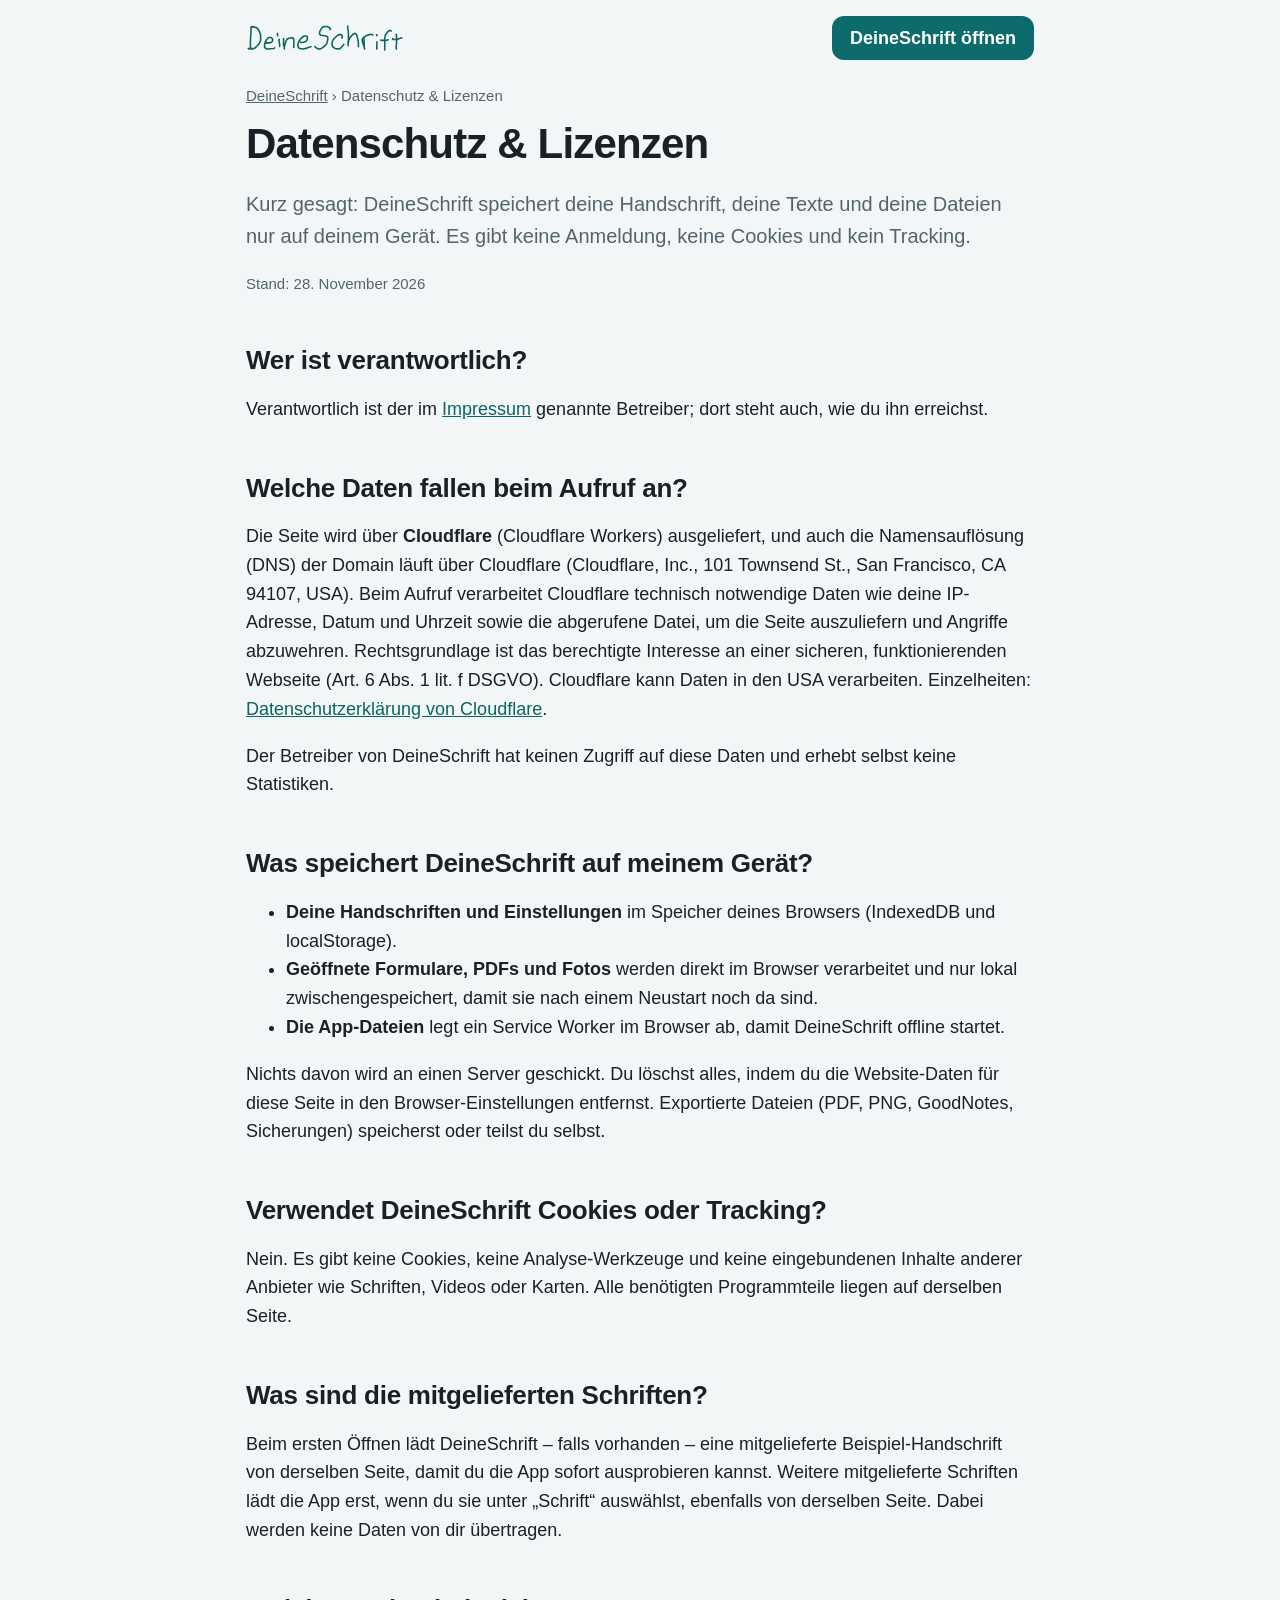
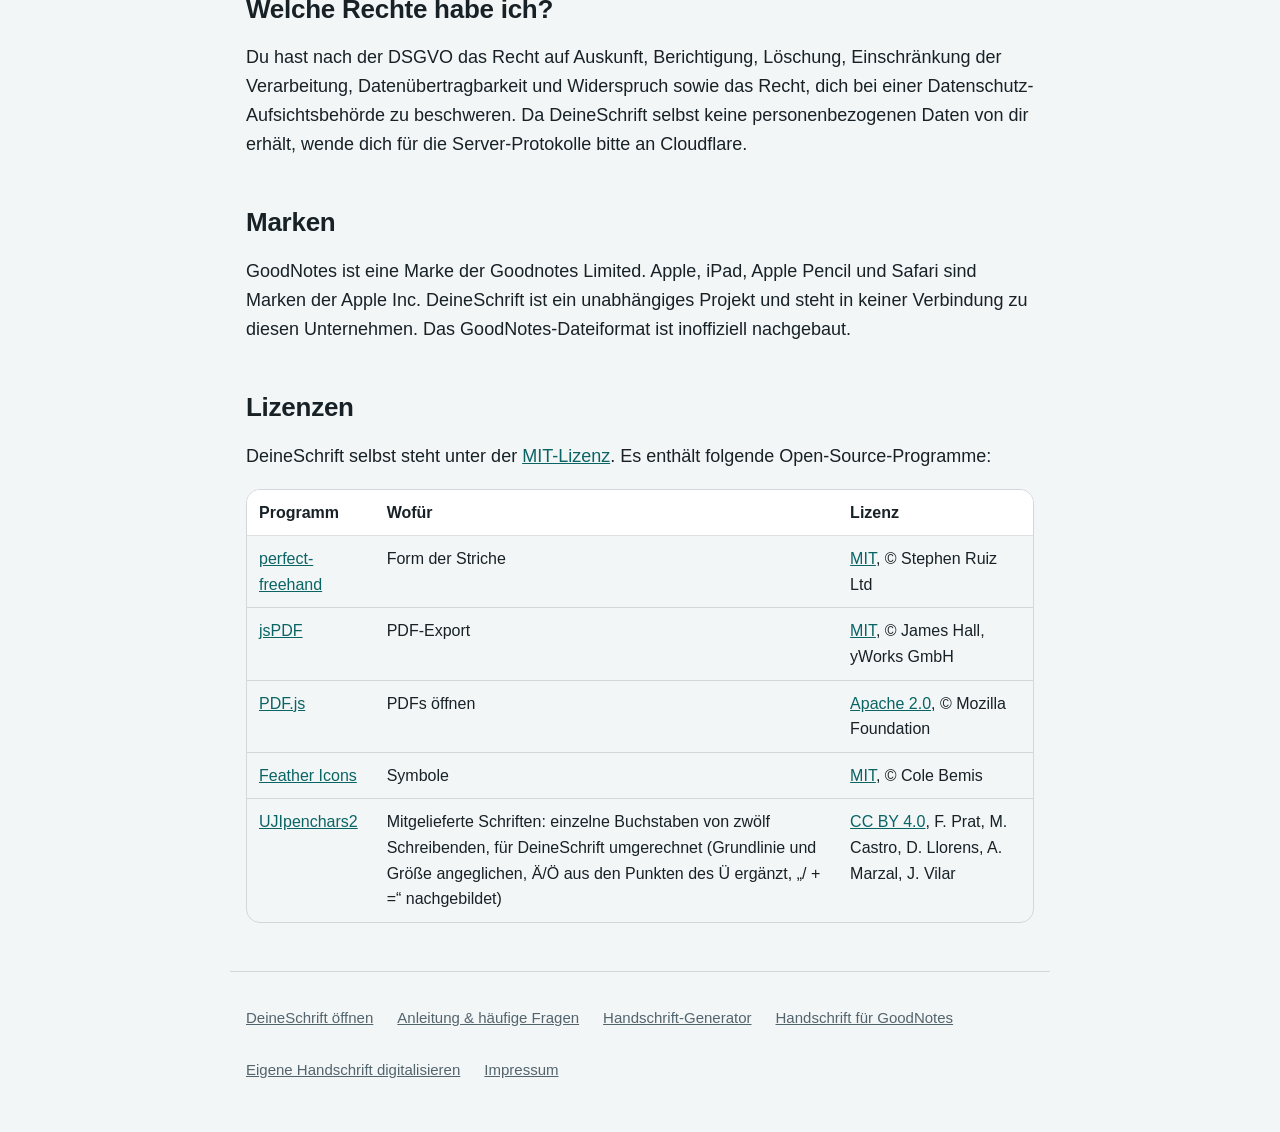
<file: datenschutz.html>
<!doctype html>
<html lang="de">
<head>
  <meta charset="utf-8">
  <script>/* Nur eine Adresse: www leitet auf die Hauptadresse um (sonst getrennte Speicher für Schrift und Einstellungen) */
    if (location.hostname === 'www.deineschrift.de') location.replace('https://deineschrift.de' + location.pathname + location.search + location.hash);</script>
  <meta name="viewport" content="width=device-width, initial-scale=1, viewport-fit=cover">
  <title>Datenschutz &amp; Lizenzen – DeineSchrift</title>
  <meta name="description" content="Datenschutzerklärung und Lizenzen von DeineSchrift: keine Cookies, kein Tracking, Handschrift und Texte bleiben auf deinem Gerät.">
  <link rel="canonical" href="https://deineschrift.de/datenschutz">
  <meta name="theme-color" content="#ffffff">
  <script>try { if (localStorage.getItem('theme') === 'dark') document.documentElement.dataset.theme = 'dark'; } catch (e) {}</script>
  <link rel="icon" href="icons/icon-192.png">
  <link rel="stylesheet" href="css/seite.css">
</head>
<body>
  <header class="top">
    <a class="logo" href="./"><svg class="logo-hw" viewBox="0 0 115.4 20.5" role="img" aria-label="DeineSchrift"><path d="M3.9 1.9L3.6 2.2L3.9 1.9L3.6 2.2L3.5 3.3L3.5 6.9L3.2 9.5L3 17.8L3.1 18L3 17.8L3.1 18L3.3 17.8L3.4 17.1M4.7 2.3L4.4 2.1L5.4 2.1L7.2 2.6L8.4 3.3L9.1 4.4L10.1 6.5L10.5 7.8L10.6 11.7L10.2 12.9L9.5 14.2L7.8 16.3L6.5 17.5L4.4 18.3L2.1 18.3L2.5 18.3L1.9 18.2L1.5 17.9M14.2 14.2L14.5 13.8L14.2 14.2L14.5 13.8L17.4 13.8L18.8 13.2L18.5 13.3L19.4 12.3L19.2 12.5L19.4 11.2L18.5 10.1L17.9 9.9L16.7 9.9L16.2 10.1L15.2 11.1L14.2 12.7L14.5 12.5L14.2 12.7L13.4 15L13.5 17.1L13.9 17.6L15.1 18.2L15.8 18.3L20.4 17.9L20.9 17.4M24.2 11.2L24 11.6L24 12.5L24.1 11.4L24 12.7L24.5 14.8L24.5 16.5M23.1 8.7L22.8 7.5L22.8 7L23 8.3L22.8 6.9M27.3 11.2L27.4 10.6L27.3 15.2L27.9 16.9L27.9 18.3L27.9 16.7L29.2 12.3L29.7 11.4L30.5 10.7L30.3 11L31.1 10.5L32.5 10.2L33.9 10.1L34.4 10.4L34.8 10.9L35 13.7L34.7 16.9L34.9 17.1M39.7 13.2L39.8 13.4L40.1 13.5L41.6 13.6L41.1 13.5L42.1 13.4L43.7 12.7L44.2 12.2L44.7 11.2L44.8 9.6L44.4 9.1L44.6 9.2L43.7 8.8L42.5 8.8L41.7 9.2L40.3 10.4L39 12L38.4 12.9L37.8 15.2L37.8 15.9L37.8 15.2L37.8 15.9L38.2 17.1L39.2 18L41.6 18.3L44.1 17.8L42.8 18.1L46.6 16.9L47.5 16.5M61.7 4L61.4 3.2L60.9 2.6L59.2 1.8L57.8 1.8L56.9 2L55.9 2.4L55.4 2.9L54 5.2L53.7 6.2L53.7 7.3L53.7 7L54 7.7L54.2 7.8L53.9 7.5L54.8 8.3L58.5 8.8L59.5 9.4L59.7 10L59.5 9.7L59.7 10L59.7 11.5L59.2 13.5L58.8 14.6L58 15.6L55.7 17.5L54.3 18.2L53 18.3L52.5 18.2L50.5 16.9L50.3 16.4M70.2 10.4L70.2 8.3L69.8 8L69.2 7.7L69.3 7.8L68.1 7.7L66.8 8.4L64.2 10.8L63.6 11.7L62.9 13.4L63 16L63 15.7L63.5 16.8L64.7 17.7L66.8 18.3L66.5 18.2L67.9 18.3L68.6 18.1L69.2 17.6L70.5 16.2L71.5 14.9M74.3 1.5L74.3 2.7L74.8 5.4L74.9 7.5L74.8 7L74.9 11.1L74.6 13.6L74.7 13.3L74.6 15.9L74.6 14.8L74.9 12.7L75.7 10.5L76.4 9.4L78.3 7.5L79.2 7L80 7L80.8 7.7L81.6 10.5L82.1 13.3L82.2 16.6M85.9 9.7L86.3 11.7L86.5 17.7L86.7 18.3L86.5 17.1L85 12.8L85.2 13.3L84.9 11.4L85.3 10.6L86.6 9.4L88 8.5L90.1 7.8L89.7 7.9L90.5 7.7L92 7.7L92.7 8M95.7 13.1L95.6 18.3L95.8 17.5M95.7 8.6L95.7 8.1L95.6 7.8L95.7 8.2L95.6 7.8L95.5 8M106 5.3L106 5L105.8 4.9L106 5.2L106 5L105.7 4.7L104.8 4.8L103.5 5.8L101.9 8L101.3 11.2L101.5 15.4L101.4 19M98.5 11.8L99.1 12L102.4 12L103.9 11.5M109.7 7.7L109.8 7.5L109.7 7.7L109.8 7.5L109.9 7.5L110.1 9.8L110.1 14.4L109.8 16.3L109.8 18L110 18.3M107.3 10.7L107.1 11.1L107.2 10.8L107.1 11.1L107.6 11.4L109.6 11.4L109.1 11.4L110.4 11.3L113.9 10.1" fill="none" stroke="currentColor" stroke-width="1.15" stroke-linecap="round" stroke-linejoin="round"/></svg></a>
    <a class="cta" href="./">DeineSchrift öffnen</a>
  </header>

  <main>
    <nav class="crumbs" aria-label="Pfad"><a href="./">DeineSchrift</a> › Datenschutz &amp; Lizenzen</nav>
    <h1>Datenschutz &amp; Lizenzen</h1>
    <p class="lead">Kurz gesagt: DeineSchrift speichert deine Handschrift, deine Texte und deine Dateien nur auf deinem Gerät. Es gibt keine Anmeldung, keine Cookies und kein Tracking.</p>
    <p class="stand">Stand: 28. November 2026</p>

    <h2 id="verantwortlich">Wer ist verantwortlich?</h2>
    <p>Verantwortlich ist der im <a href="impressum">Impressum</a> genannte Betreiber; dort steht auch, wie du ihn erreichst.</p>

    <h2 id="hosting">Welche Daten fallen beim Aufruf an?</h2>
    <p>Die Seite wird über <strong>Cloudflare</strong> (Cloudflare Workers) ausgeliefert, und auch die Namensauflösung (DNS) der Domain läuft über Cloudflare (Cloudflare, Inc., 101 Townsend St., San Francisco, CA 94107, USA). Beim Aufruf verarbeitet Cloudflare technisch notwendige Daten wie deine IP-Adresse, Datum und Uhrzeit sowie die abgerufene Datei, um die Seite auszuliefern und Angriffe abzuwehren. Rechtsgrundlage ist das berechtigte Interesse an einer sicheren, funktionierenden Webseite (Art. 6 Abs. 1 lit. f DSGVO). Cloudflare kann Daten in den USA verarbeiten. Einzelheiten: <a href="https://www.cloudflare.com/privacypolicy/">Datenschutzerklärung von Cloudflare</a>.</p>
    <p>Der Betreiber von DeineSchrift hat keinen Zugriff auf diese Daten und erhebt selbst keine Statistiken.</p>

    <h2 id="geraet">Was speichert DeineSchrift auf meinem Gerät?</h2>
    <ul>
      <li><strong>Deine Handschriften und Einstellungen</strong> im Speicher deines Browsers (IndexedDB und localStorage).</li>
      <li><strong>Geöffnete Formulare, PDFs und Fotos</strong> werden direkt im Browser verarbeitet und nur lokal zwischengespeichert, damit sie nach einem Neustart noch da sind.</li>
      <li><strong>Die App-Dateien</strong> legt ein Service Worker im Browser ab, damit DeineSchrift offline startet.</li>
    </ul>
    <p>Nichts davon wird an einen Server geschickt. Du löschst alles, indem du die Website-Daten für diese Seite in den Browser-Einstellungen entfernst. Exportierte Dateien (PDF, PNG, GoodNotes, Sicherungen) speicherst oder teilst du selbst.</p>

    <h2 id="cookies">Verwendet DeineSchrift Cookies oder Tracking?</h2>
    <p>Nein. Es gibt keine Cookies, keine Analyse-Werkzeuge und keine eingebundenen Inhalte anderer Anbieter wie Schriften, Videos oder Karten. Alle benötigten Programmteile liegen auf derselben Seite.</p>

    <h2 id="demo">Was sind die mitgelieferten Schriften?</h2>
    <p>Beim ersten Öffnen lädt DeineSchrift – falls vorhanden – eine mitgelieferte Beispiel-Handschrift von derselben Seite, damit du die App sofort ausprobieren kannst. Weitere mitgelieferte Schriften lädt die App erst, wenn du sie unter „Schrift“ auswählst, ebenfalls von derselben Seite. Dabei werden keine Daten von dir übertragen.</p>

    <h2 id="rechte">Welche Rechte habe ich?</h2>
    <p>Du hast nach der DSGVO das Recht auf Auskunft, Berichtigung, Löschung, Einschränkung der Verarbeitung, Datenübertragbarkeit und Widerspruch sowie das Recht, dich bei einer Datenschutz-Aufsichtsbehörde zu beschweren. Da DeineSchrift selbst keine personenbezogenen Daten von dir erhält, wende dich für die Server-Protokolle bitte an Cloudflare.</p>

    <h2 id="marken">Marken</h2>
    <p>GoodNotes ist eine Marke der Goodnotes Limited. Apple, iPad, Apple Pencil und Safari sind Marken der Apple Inc. DeineSchrift ist ein unabhängiges Projekt und steht in keiner Verbindung zu diesen Unternehmen. Das GoodNotes-Dateiformat ist inoffiziell nachgebaut.</p>

    <h2 id="lizenzen">Lizenzen</h2>
    <p>DeineSchrift selbst steht unter der <a href="LICENSE">MIT-Lizenz</a>. Es enthält folgende Open-Source-Programme:</p>
    <div class="tabelle" role="region" aria-label="Tabelle, seitlich scrollbar" tabindex="0">
      <table>
        <thead><tr><th scope="col">Programm</th><th scope="col">Wofür</th><th scope="col">Lizenz</th></tr></thead>
        <tbody>
          <tr><td><a href="https://github.com/steveruizok/perfect-freehand">perfect-freehand</a></td><td>Form der Striche</td><td><a href="vendor/perfect-freehand.LICENSE">MIT</a>, © Stephen Ruiz Ltd</td></tr>
          <tr><td><a href="https://github.com/parallax/jsPDF">jsPDF</a></td><td>PDF-Export</td><td><a href="vendor/jspdf.LICENSE">MIT</a>, © James Hall, yWorks GmbH</td></tr>
          <tr><td><a href="https://github.com/mozilla/pdf.js">PDF.js</a></td><td>PDFs öffnen</td><td><a href="vendor/pdfjs/LICENSE">Apache 2.0</a>, © Mozilla Foundation</td></tr>
          <tr><td><a href="https://feathericons.com">Feather Icons</a></td><td>Symbole</td><td><a href="vendor/feather-icons.LICENSE">MIT</a>, © Cole Bemis</td></tr>
          <tr><td><a href="https://doi.org/10.24432/C5FG8S">UJIpenchars2</a></td><td>Mitgelieferte Schriften: einzelne Buchstaben von zwölf Schreibenden, für DeineSchrift umgerechnet (Grundlinie und Größe angeglichen, Ä/Ö aus den Punkten des Ü ergänzt, „/ + =“ nachgebildet)</td><td><a href="https://creativecommons.org/licenses/by/4.0/deed.de">CC BY 4.0</a>, F. Prat, M. Castro, D. Llorens, A. Marzal, J. Vilar</td></tr>
        </tbody>
      </table>
    </div>
  </main>

  <footer>
    <a href="./">DeineSchrift öffnen</a>
    <a href="anleitung">Anleitung &amp; häufige Fragen</a>
    <a href="handschrift-generator">Handschrift-Generator</a>
    <a href="goodnotes-handschrift">Handschrift für GoodNotes</a>
    <a href="eigene-handschrift-digitalisieren">Eigene Handschrift digitalisieren</a>
    <a href="impressum">Impressum</a>
  </footer>
</body>
</html>
</file>
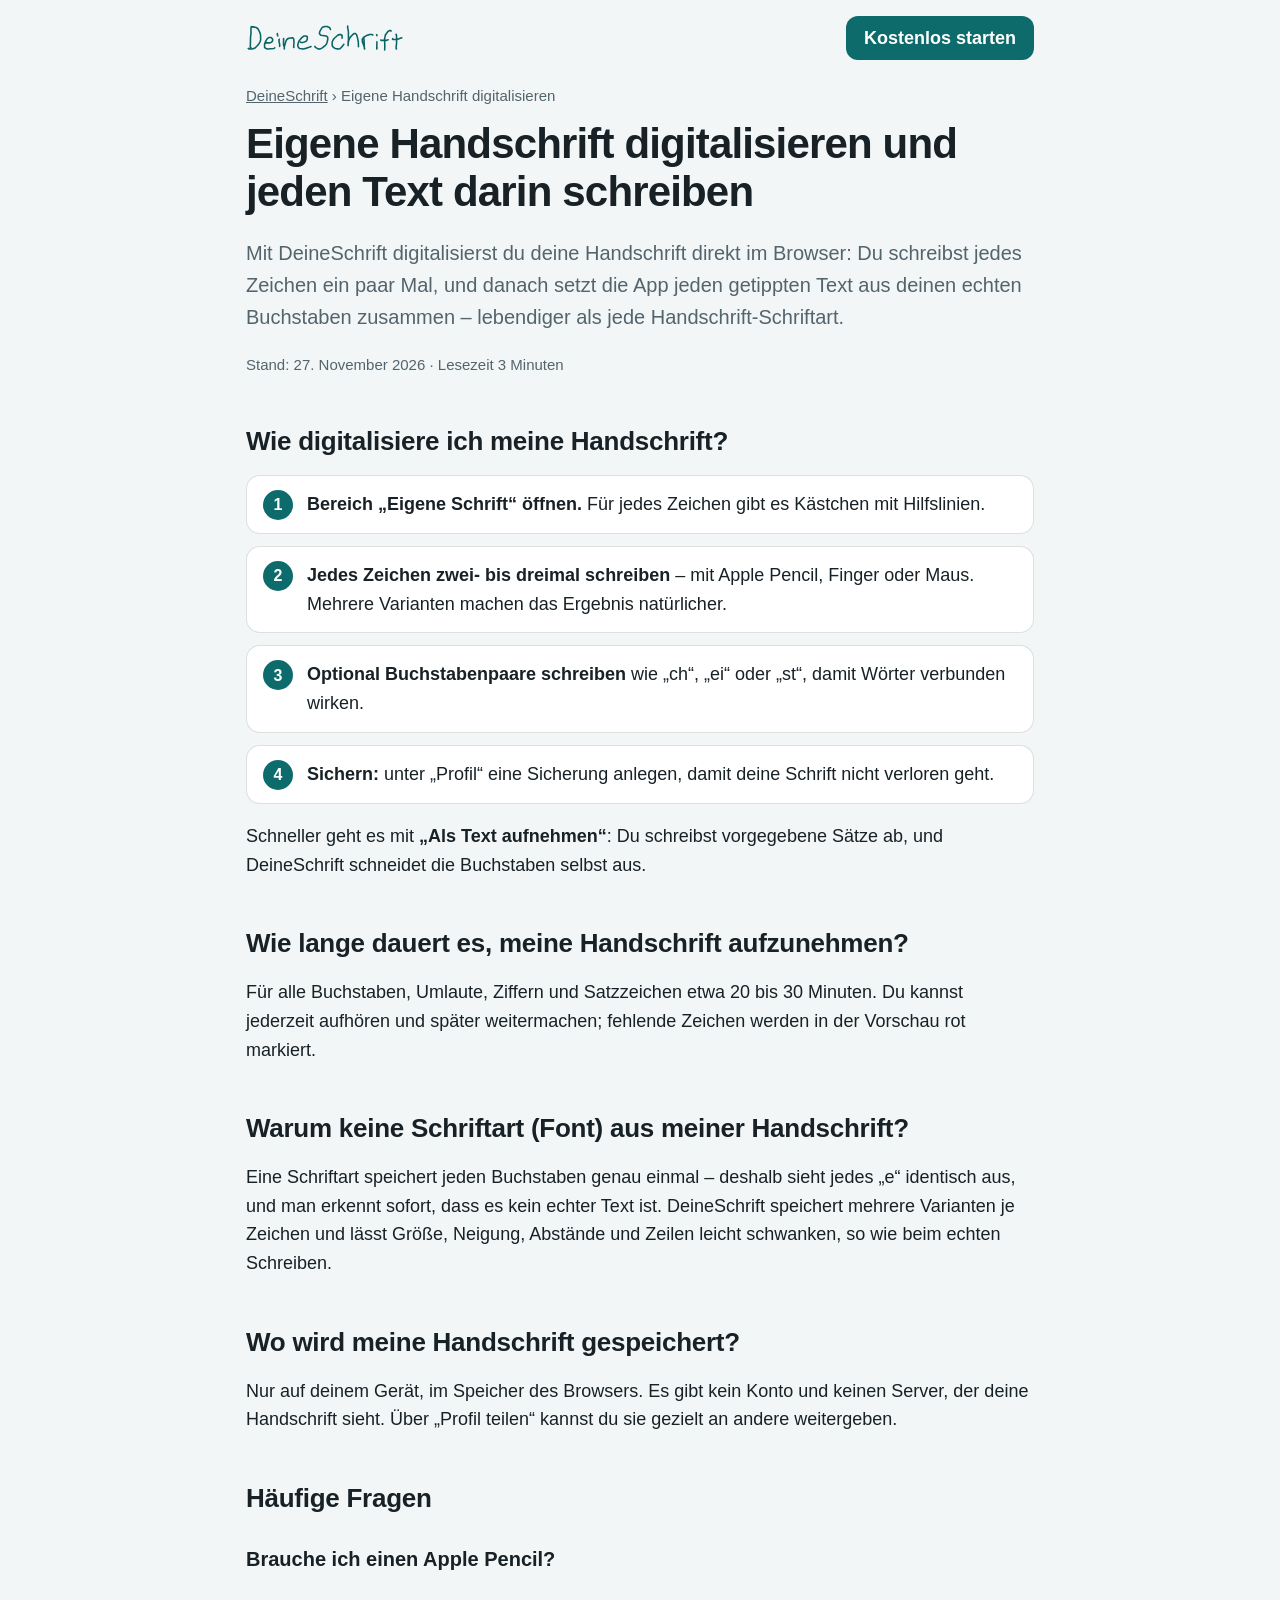
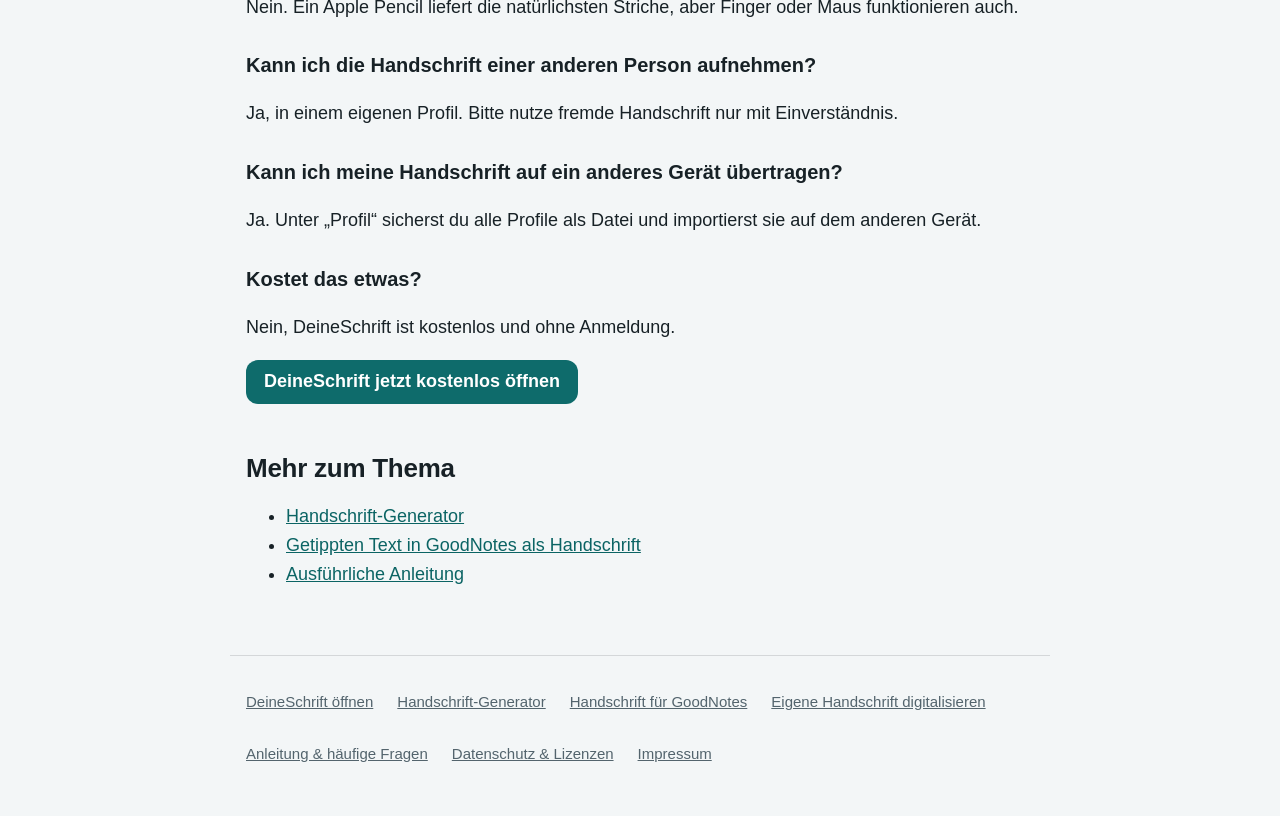
<file: eigene-handschrift-digitalisieren.html>
<!doctype html>
<html lang="de">
<head>
  <meta charset="utf-8">
  <script>/* Nur eine Adresse: www leitet auf die Hauptadresse um */
    if (location.hostname === 'www.deineschrift.de') location.replace('https://deineschrift.de' + location.pathname + location.search + location.hash);</script>
  <meta name="viewport" content="width=device-width, initial-scale=1, viewport-fit=cover">
  <title>Eigene Handschrift digitalisieren – ohne Schriftart, kostenlos | DeineSchrift</title>
  <meta name="description" content="Eigene Handschrift digitalisieren: Buchstaben einmal mit Apple Pencil, Finger oder Maus schreiben, danach jeden Text in deiner Handschrift als PDF, PNG oder GoodNotes-Datei. Kostenlos, offline, privat.">
  <link rel="canonical" href="https://deineschrift.de/eigene-handschrift-digitalisieren">
  <link rel="alternate" hreflang="de" href="https://deineschrift.de/eigene-handschrift-digitalisieren">
  <meta name="robots" content="index, follow, max-snippet:-1, max-image-preview:large">
  <meta property="og:type" content="article">
  <meta property="og:locale" content="de_DE">
  <meta property="og:site_name" content="DeineSchrift">
  <meta property="og:title" content="Eigene Handschrift digitalisieren und jeden Text darin schreiben">
  <meta property="og:description" content="Eigene Handschrift digitalisieren: Buchstaben einmal mit Apple Pencil, Finger oder Maus schreiben, danach jeden Text in deiner Handschrift als PDF, PNG oder GoodNotes-Datei. Kostenlos, offline, privat.">
  <meta property="og:url" content="https://deineschrift.de/eigene-handschrift-digitalisieren">
  <meta property="og:image" content="https://deineschrift.de/icons/og.png">
  <meta name="twitter:card" content="summary_large_image">
  <meta name="theme-color" content="#ffffff">
  <script>try { if (localStorage.getItem('theme') === 'dark') document.documentElement.dataset.theme = 'dark'; } catch (e) {}</script>
  <link rel="icon" href="icons/icon-192.png">
  <link rel="apple-touch-icon" href="icons/apple-touch-icon.png">
  <link rel="stylesheet" href="css/seite.css">
  <script type="application/ld+json">
{
  "@context": "https://schema.org",
  "@graph": [
    {
      "@type": "WebPage",
      "@id": "https://deineschrift.de/eigene-handschrift-digitalisieren#seite",
      "url": "https://deineschrift.de/eigene-handschrift-digitalisieren",
      "name": "Eigene Handschrift digitalisieren und jeden Text darin schreiben",
      "description": "Eigene Handschrift digitalisieren: Buchstaben einmal mit Apple Pencil, Finger oder Maus schreiben, danach jeden Text in deiner Handschrift als PDF, PNG oder GoodNotes-Datei. Kostenlos, offline, privat.",
      "inLanguage": "de",
      "isPartOf": {
        "@id": "https://deineschrift.de/#website"
      },
      "about": {
        "@id": "https://deineschrift.de/#app"
      },
      "dateModified": "2026-11-27",
      "speakable": {
        "@type": "SpeakableSpecification",
        "cssSelector": [
          "h1",
          ".lead"
        ]
      }
    },
    {
      "@type": "BreadcrumbList",
      "itemListElement": [
        {
          "@type": "ListItem",
          "position": 1,
          "name": "DeineSchrift",
          "item": "https://deineschrift.de/"
        },
        {
          "@type": "ListItem",
          "position": 2,
          "name": "Eigene Handschrift digitalisieren",
          "item": "https://deineschrift.de/eigene-handschrift-digitalisieren"
        }
      ]
    },
    {
      "@type": "HowTo",
      "name": "Eigene Handschrift digitalisieren und jeden Text darin schreiben",
      "totalTime": "PT5M",
      "tool": [
        {
          "@type": "HowToTool",
          "name": "Browser (iPad, Smartphone oder Computer)"
        }
      ],
      "step": [
        {
          "@type": "HowToStep",
          "position": 1,
          "name": "Bereich „Eigene Schrift“ öffnen",
          "url": "https://deineschrift.de/"
        },
        {
          "@type": "HowToStep",
          "position": 2,
          "name": "Jedes Zeichen zwei- bis dreimal schreiben",
          "url": "https://deineschrift.de/"
        },
        {
          "@type": "HowToStep",
          "position": 3,
          "name": "Optional Buchstabenpaare aufnehmen",
          "url": "https://deineschrift.de/"
        },
        {
          "@type": "HowToStep",
          "position": 4,
          "name": "Unter „Profil“ eine Sicherung anlegen",
          "url": "https://deineschrift.de/"
        }
      ]
    },
    {
      "@type": "FAQPage",
      "mainEntity": [
        {
          "@type": "Question",
          "name": "Brauche ich einen Apple Pencil?",
          "acceptedAnswer": {
            "@type": "Answer",
            "text": "Nein. Ein Apple Pencil liefert die natürlichsten Striche, aber Finger oder Maus funktionieren auch."
          }
        },
        {
          "@type": "Question",
          "name": "Kann ich die Handschrift einer anderen Person aufnehmen?",
          "acceptedAnswer": {
            "@type": "Answer",
            "text": "Ja, in einem eigenen Profil. Bitte nutze fremde Handschrift nur mit Einverständnis."
          }
        },
        {
          "@type": "Question",
          "name": "Kann ich meine Handschrift auf ein anderes Gerät übertragen?",
          "acceptedAnswer": {
            "@type": "Answer",
            "text": "Ja. Unter „Profil“ sicherst du alle Profile als Datei und importierst sie auf dem anderen Gerät."
          }
        },
        {
          "@type": "Question",
          "name": "Kostet das etwas?",
          "acceptedAnswer": {
            "@type": "Answer",
            "text": "Nein, DeineSchrift ist kostenlos und ohne Anmeldung."
          }
        }
      ]
    }
  ]
}
  </script>
</head>
<body>
  <header class="top">
    <a class="logo" href="./"><svg class="logo-hw" viewBox="0 0 115.4 20.5" role="img" aria-label="DeineSchrift"><path d="M3.9 1.9L3.6 2.2L3.9 1.9L3.6 2.2L3.5 3.3L3.5 6.9L3.2 9.5L3 17.8L3.1 18L3 17.8L3.1 18L3.3 17.8L3.4 17.1M4.7 2.3L4.4 2.1L5.4 2.1L7.2 2.6L8.4 3.3L9.1 4.4L10.1 6.5L10.5 7.8L10.6 11.7L10.2 12.9L9.5 14.2L7.8 16.3L6.5 17.5L4.4 18.3L2.1 18.3L2.5 18.3L1.9 18.2L1.5 17.9M14.2 14.2L14.5 13.8L14.2 14.2L14.5 13.8L17.4 13.8L18.8 13.2L18.5 13.3L19.4 12.3L19.2 12.5L19.4 11.2L18.5 10.1L17.9 9.9L16.7 9.9L16.2 10.1L15.2 11.1L14.2 12.7L14.5 12.5L14.2 12.7L13.4 15L13.5 17.1L13.9 17.6L15.1 18.2L15.8 18.3L20.4 17.9L20.9 17.4M24.2 11.2L24 11.6L24 12.5L24.1 11.4L24 12.7L24.5 14.8L24.5 16.5M23.1 8.7L22.8 7.5L22.8 7L23 8.3L22.8 6.9M27.3 11.2L27.4 10.6L27.3 15.2L27.9 16.9L27.9 18.3L27.9 16.7L29.2 12.3L29.7 11.4L30.5 10.7L30.3 11L31.1 10.5L32.5 10.2L33.9 10.1L34.4 10.4L34.8 10.9L35 13.7L34.7 16.9L34.9 17.1M39.7 13.2L39.8 13.4L40.1 13.5L41.6 13.6L41.1 13.5L42.1 13.4L43.7 12.7L44.2 12.2L44.7 11.2L44.8 9.6L44.4 9.1L44.6 9.2L43.7 8.8L42.5 8.8L41.7 9.2L40.3 10.4L39 12L38.4 12.9L37.8 15.2L37.8 15.9L37.8 15.2L37.8 15.9L38.2 17.1L39.2 18L41.6 18.3L44.1 17.8L42.8 18.1L46.6 16.9L47.5 16.5M61.7 4L61.4 3.2L60.9 2.6L59.2 1.8L57.8 1.8L56.9 2L55.9 2.4L55.4 2.9L54 5.2L53.7 6.2L53.7 7.3L53.7 7L54 7.7L54.2 7.8L53.9 7.5L54.8 8.3L58.5 8.8L59.5 9.4L59.7 10L59.5 9.7L59.7 10L59.7 11.5L59.2 13.5L58.8 14.6L58 15.6L55.7 17.5L54.3 18.2L53 18.3L52.5 18.2L50.5 16.9L50.3 16.4M70.2 10.4L70.2 8.3L69.8 8L69.2 7.7L69.3 7.8L68.1 7.7L66.8 8.4L64.2 10.8L63.6 11.7L62.9 13.4L63 16L63 15.7L63.5 16.8L64.7 17.7L66.8 18.3L66.5 18.2L67.9 18.3L68.6 18.1L69.2 17.6L70.5 16.2L71.5 14.9M74.3 1.5L74.3 2.7L74.8 5.4L74.9 7.5L74.8 7L74.9 11.1L74.6 13.6L74.7 13.3L74.6 15.9L74.6 14.8L74.9 12.7L75.7 10.5L76.4 9.4L78.3 7.5L79.2 7L80 7L80.8 7.7L81.6 10.5L82.1 13.3L82.2 16.6M85.9 9.7L86.3 11.7L86.5 17.7L86.7 18.3L86.5 17.1L85 12.8L85.2 13.3L84.9 11.4L85.3 10.6L86.6 9.4L88 8.5L90.1 7.8L89.7 7.9L90.5 7.7L92 7.7L92.7 8M95.7 13.1L95.6 18.3L95.8 17.5M95.7 8.6L95.7 8.1L95.6 7.8L95.7 8.2L95.6 7.8L95.5 8M106 5.3L106 5L105.8 4.9L106 5.2L106 5L105.7 4.7L104.8 4.8L103.5 5.8L101.9 8L101.3 11.2L101.5 15.4L101.4 19M98.5 11.8L99.1 12L102.4 12L103.9 11.5M109.7 7.7L109.8 7.5L109.7 7.7L109.8 7.5L109.9 7.5L110.1 9.8L110.1 14.4L109.8 16.3L109.8 18L110 18.3M107.3 10.7L107.1 11.1L107.2 10.8L107.1 11.1L107.6 11.4L109.6 11.4L109.1 11.4L110.4 11.3L113.9 10.1" fill="none" stroke="currentColor" stroke-width="1.15" stroke-linecap="round" stroke-linejoin="round"/></svg></a>
    <a class="cta" href="./">Kostenlos starten</a>
  </header>
  <main>
    <nav class="crumbs" aria-label="Pfad"><a href="./">DeineSchrift</a> › Eigene Handschrift digitalisieren</nav>
    <h1>Eigene Handschrift digitalisieren und jeden Text darin schreiben</h1>
    <p class="lead">Mit DeineSchrift digitalisierst du deine Handschrift direkt im Browser: Du schreibst jedes Zeichen ein paar Mal, und danach setzt die App jeden getippten Text aus deinen echten Buchstaben zusammen – lebendiger als jede Handschrift-Schriftart.</p>
    <p class="stand">Stand: 27. November 2026 · Lesezeit 3 Minuten</p>
    <h2 id="wie">Wie digitalisiere ich meine Handschrift?</h2>
    <ol class="schritte">
      <li><strong>Bereich „Eigene Schrift“ öffnen.</strong> Für jedes Zeichen gibt es Kästchen mit Hilfslinien.</li>
      <li><strong>Jedes Zeichen zwei- bis dreimal schreiben</strong> – mit Apple Pencil, Finger oder Maus. Mehrere Varianten machen das Ergebnis natürlicher.</li>
      <li><strong>Optional Buchstabenpaare schreiben</strong> wie „ch“, „ei“ oder „st“, damit Wörter verbunden wirken.</li>
      <li><strong>Sichern:</strong> unter „Profil“ eine Sicherung anlegen, damit deine Schrift nicht verloren geht.</li>
    </ol>
    <p>Schneller geht es mit <strong>„Als Text aufnehmen“</strong>: Du schreibst vorgegebene Sätze ab, und DeineSchrift schneidet die Buchstaben selbst aus.</p>
    <h2 id="dauer">Wie lange dauert es, meine Handschrift aufzunehmen?</h2>
    <p>Für alle Buchstaben, Umlaute, Ziffern und Satzzeichen etwa 20 bis 30 Minuten. Du kannst jederzeit aufhören und später weitermachen; fehlende Zeichen werden in der Vorschau rot markiert.</p>
    <h2 id="font">Warum keine Schriftart (Font) aus meiner Handschrift?</h2>
    <p>Eine Schriftart speichert jeden Buchstaben genau einmal – deshalb sieht jedes „e“ identisch aus, und man erkennt sofort, dass es kein echter Text ist. DeineSchrift speichert mehrere Varianten je Zeichen und lässt Größe, Neigung, Abstände und Zeilen leicht schwanken, so wie beim echten Schreiben.</p>
    <h2 id="privat">Wo wird meine Handschrift gespeichert?</h2>
    <p>Nur auf deinem Gerät, im Speicher des Browsers. Es gibt kein Konto und keinen Server, der deine Handschrift sieht. Über „Profil teilen“ kannst du sie gezielt an andere weitergeben.</p>

    <h2 id="faq">Häufige Fragen</h2>
    <h3>Brauche ich einen Apple Pencil?</h3>
    <p>Nein. Ein Apple Pencil liefert die natürlichsten Striche, aber Finger oder Maus funktionieren auch.</p>
    <h3>Kann ich die Handschrift einer anderen Person aufnehmen?</h3>
    <p>Ja, in einem eigenen Profil. Bitte nutze fremde Handschrift nur mit Einverständnis.</p>
    <h3>Kann ich meine Handschrift auf ein anderes Gerät übertragen?</h3>
    <p>Ja. Unter „Profil“ sicherst du alle Profile als Datei und importierst sie auf dem anderen Gerät.</p>
    <h3>Kostet das etwas?</h3>
    <p>Nein, DeineSchrift ist kostenlos und ohne Anmeldung.</p>
    <p><a class="cta" href="./">DeineSchrift jetzt kostenlos öffnen</a></p>
    <h2 id="mehr">Mehr zum Thema</h2>
    <ul>
      <li><a href="handschrift-generator">Handschrift-Generator</a></li>
      <li><a href="goodnotes-handschrift">Getippten Text in GoodNotes als Handschrift</a></li>
      <li><a href="anleitung">Ausführliche Anleitung</a></li>
    </ul>
  </main>
  <!-- Werbeplatz: bleibt unsichtbar (hidden), bis ein Werbenetzwerk eingebunden ist. Nie in Editor, Vorschau, Aufnahme oder Export. -->
  <aside class="ad-slot" aria-label="Anzeige" hidden></aside>

  <footer>
    <a href="./">DeineSchrift öffnen</a>
    <a href="handschrift-generator">Handschrift-Generator</a>
    <a href="goodnotes-handschrift">Handschrift für GoodNotes</a>
    <a href="eigene-handschrift-digitalisieren">Eigene Handschrift digitalisieren</a>
    <a href="anleitung">Anleitung &amp; häufige Fragen</a>
    <a href="datenschutz">Datenschutz &amp; Lizenzen</a>
    <a href="impressum">Impressum</a>
  </footer>
</body>
</html>
</file>
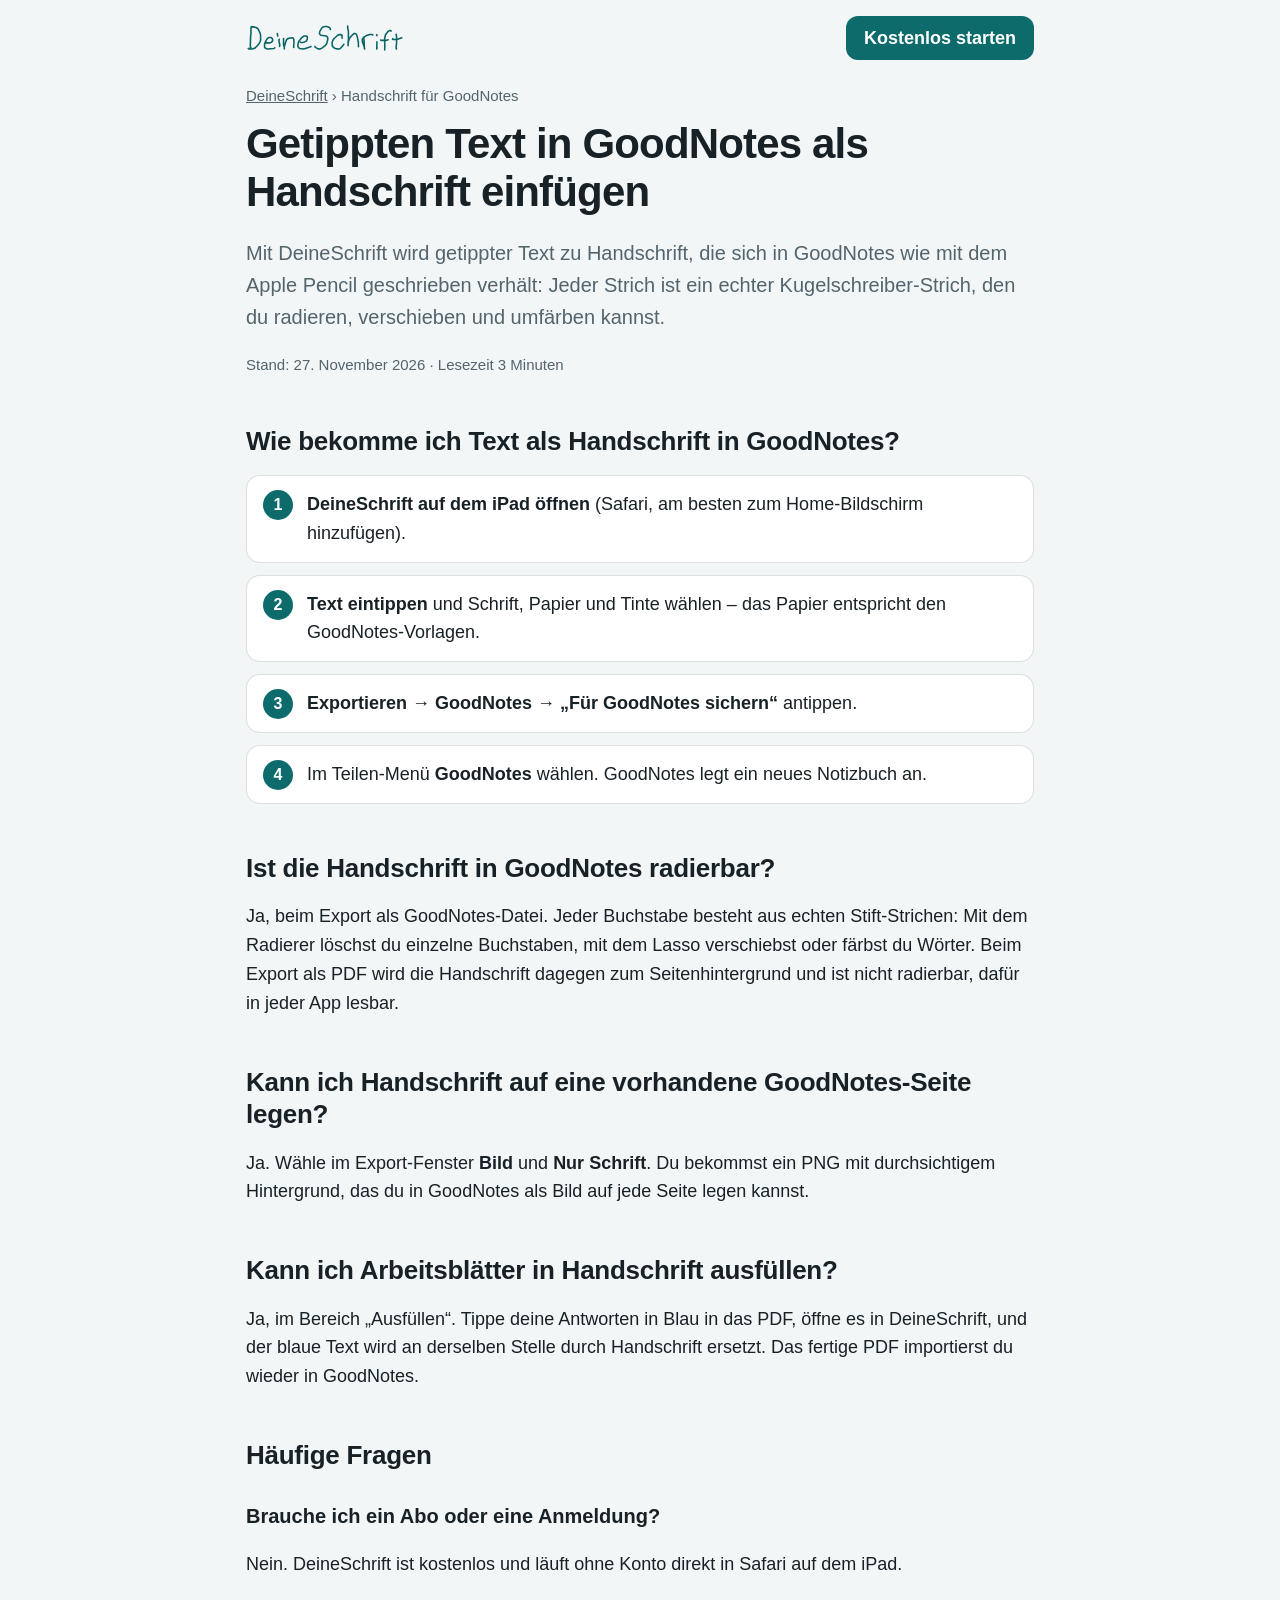
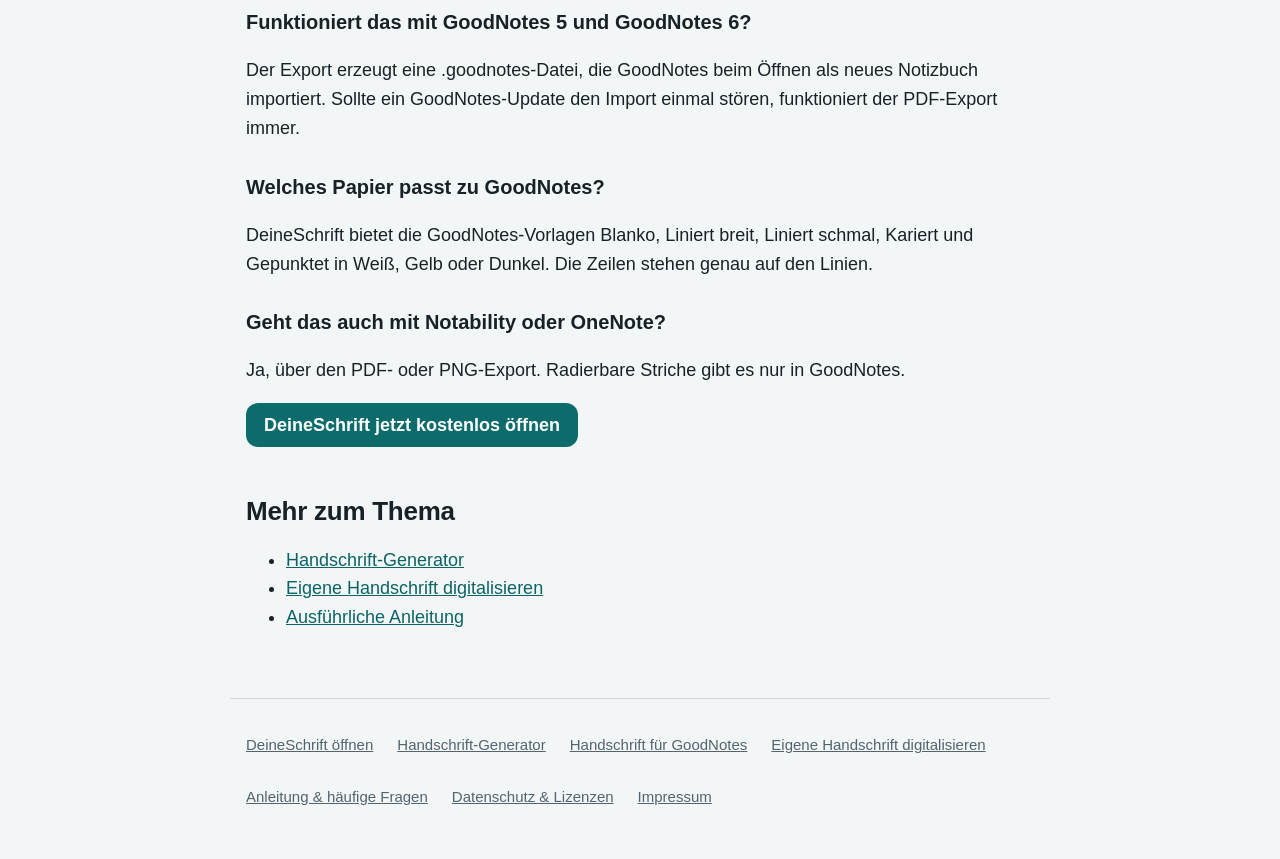
<file: goodnotes-handschrift.html>
<!doctype html>
<html lang="de">
<head>
  <meta charset="utf-8">
  <script>/* Nur eine Adresse: www leitet auf die Hauptadresse um */
    if (location.hostname === 'www.deineschrift.de') location.replace('https://deineschrift.de' + location.pathname + location.search + location.hash);</script>
  <meta name="viewport" content="width=device-width, initial-scale=1, viewport-fit=cover">
  <title>Getippten Text in GoodNotes als Handschrift – kostenlos | DeineSchrift</title>
  <meta name="description" content="So kommt getippter Text als echte, radierbare Handschrift in GoodNotes: Text in DeineSchrift eintippen, als GoodNotes-Datei exportieren, fertig. Kostenlos, auf dem iPad, ohne Anmeldung.">
  <link rel="canonical" href="https://deineschrift.de/goodnotes-handschrift">
  <link rel="alternate" hreflang="de" href="https://deineschrift.de/goodnotes-handschrift">
  <meta name="robots" content="index, follow, max-snippet:-1, max-image-preview:large">
  <meta property="og:type" content="article">
  <meta property="og:locale" content="de_DE">
  <meta property="og:site_name" content="DeineSchrift">
  <meta property="og:title" content="Getippten Text in GoodNotes als echte Handschrift">
  <meta property="og:description" content="So kommt getippter Text als echte, radierbare Handschrift in GoodNotes: Text in DeineSchrift eintippen, als GoodNotes-Datei exportieren, fertig. Kostenlos, auf dem iPad, ohne Anmeldung.">
  <meta property="og:url" content="https://deineschrift.de/goodnotes-handschrift">
  <meta property="og:image" content="https://deineschrift.de/icons/og.png">
  <meta name="twitter:card" content="summary_large_image">
  <meta name="theme-color" content="#ffffff">
  <script>try { if (localStorage.getItem('theme') === 'dark') document.documentElement.dataset.theme = 'dark'; } catch (e) {}</script>
  <link rel="icon" href="icons/icon-192.png">
  <link rel="apple-touch-icon" href="icons/apple-touch-icon.png">
  <link rel="stylesheet" href="css/seite.css">
  <script type="application/ld+json">
{
  "@context": "https://schema.org",
  "@graph": [
    {
      "@type": "WebPage",
      "@id": "https://deineschrift.de/goodnotes-handschrift#seite",
      "url": "https://deineschrift.de/goodnotes-handschrift",
      "name": "Getippten Text in GoodNotes als echte Handschrift",
      "description": "So kommt getippter Text als echte, radierbare Handschrift in GoodNotes: Text in DeineSchrift eintippen, als GoodNotes-Datei exportieren, fertig. Kostenlos, auf dem iPad, ohne Anmeldung.",
      "inLanguage": "de",
      "isPartOf": {
        "@id": "https://deineschrift.de/#website"
      },
      "about": {
        "@id": "https://deineschrift.de/#app"
      },
      "dateModified": "2026-11-27",
      "speakable": {
        "@type": "SpeakableSpecification",
        "cssSelector": [
          "h1",
          ".lead"
        ]
      }
    },
    {
      "@type": "BreadcrumbList",
      "itemListElement": [
        {
          "@type": "ListItem",
          "position": 1,
          "name": "DeineSchrift",
          "item": "https://deineschrift.de/"
        },
        {
          "@type": "ListItem",
          "position": 2,
          "name": "Handschrift für GoodNotes",
          "item": "https://deineschrift.de/goodnotes-handschrift"
        }
      ]
    },
    {
      "@type": "HowTo",
      "name": "Getippten Text in GoodNotes als Handschrift einfügen",
      "totalTime": "PT5M",
      "tool": [
        {
          "@type": "HowToTool",
          "name": "Browser (iPad, Smartphone oder Computer)"
        }
      ],
      "step": [
        {
          "@type": "HowToStep",
          "position": 1,
          "name": "DeineSchrift auf dem iPad öffnen",
          "url": "https://deineschrift.de/"
        },
        {
          "@type": "HowToStep",
          "position": 2,
          "name": "Text eintippen und Schrift wählen",
          "url": "https://deineschrift.de/"
        },
        {
          "@type": "HowToStep",
          "position": 3,
          "name": "Exportieren → GoodNotes antippen",
          "url": "https://deineschrift.de/"
        },
        {
          "@type": "HowToStep",
          "position": 4,
          "name": "Im Teilen-Menü GoodNotes wählen",
          "url": "https://deineschrift.de/"
        }
      ]
    },
    {
      "@type": "FAQPage",
      "mainEntity": [
        {
          "@type": "Question",
          "name": "Brauche ich ein Abo oder eine Anmeldung?",
          "acceptedAnswer": {
            "@type": "Answer",
            "text": "Nein. DeineSchrift ist kostenlos und läuft ohne Konto direkt in Safari auf dem iPad."
          }
        },
        {
          "@type": "Question",
          "name": "Funktioniert das mit GoodNotes 5 und GoodNotes 6?",
          "acceptedAnswer": {
            "@type": "Answer",
            "text": "Der Export erzeugt eine .goodnotes-Datei, die GoodNotes beim Öffnen als neues Notizbuch importiert. Sollte ein GoodNotes-Update den Import einmal stören, funktioniert der PDF-Export immer."
          }
        },
        {
          "@type": "Question",
          "name": "Welches Papier passt zu GoodNotes?",
          "acceptedAnswer": {
            "@type": "Answer",
            "text": "DeineSchrift bietet die GoodNotes-Vorlagen Blanko, Liniert breit, Liniert schmal, Kariert und Gepunktet in Weiß, Gelb oder Dunkel. Die Zeilen stehen genau auf den Linien."
          }
        },
        {
          "@type": "Question",
          "name": "Geht das auch mit Notability oder OneNote?",
          "acceptedAnswer": {
            "@type": "Answer",
            "text": "Ja, über den PDF- oder PNG-Export. Radierbare Striche gibt es nur in GoodNotes."
          }
        }
      ]
    }
  ]
}
  </script>
</head>
<body>
  <header class="top">
    <a class="logo" href="./"><svg class="logo-hw" viewBox="0 0 115.4 20.5" role="img" aria-label="DeineSchrift"><path d="M3.9 1.9L3.6 2.2L3.9 1.9L3.6 2.2L3.5 3.3L3.5 6.9L3.2 9.5L3 17.8L3.1 18L3 17.8L3.1 18L3.3 17.8L3.4 17.1M4.7 2.3L4.4 2.1L5.4 2.1L7.2 2.6L8.4 3.3L9.1 4.4L10.1 6.5L10.5 7.8L10.6 11.7L10.2 12.9L9.5 14.2L7.8 16.3L6.5 17.5L4.4 18.3L2.1 18.3L2.5 18.3L1.9 18.2L1.5 17.9M14.2 14.2L14.5 13.8L14.2 14.2L14.5 13.8L17.4 13.8L18.8 13.2L18.5 13.3L19.4 12.3L19.2 12.5L19.4 11.2L18.5 10.1L17.9 9.9L16.7 9.9L16.2 10.1L15.2 11.1L14.2 12.7L14.5 12.5L14.2 12.7L13.4 15L13.5 17.1L13.9 17.6L15.1 18.2L15.8 18.3L20.4 17.9L20.9 17.4M24.2 11.2L24 11.6L24 12.5L24.1 11.4L24 12.7L24.5 14.8L24.5 16.5M23.1 8.7L22.8 7.5L22.8 7L23 8.3L22.8 6.9M27.3 11.2L27.4 10.6L27.3 15.2L27.9 16.9L27.9 18.3L27.9 16.7L29.2 12.3L29.7 11.4L30.5 10.7L30.3 11L31.1 10.5L32.5 10.2L33.9 10.1L34.4 10.4L34.8 10.9L35 13.7L34.7 16.9L34.9 17.1M39.7 13.2L39.8 13.4L40.1 13.5L41.6 13.6L41.1 13.5L42.1 13.4L43.7 12.7L44.2 12.2L44.7 11.2L44.8 9.6L44.4 9.1L44.6 9.2L43.7 8.8L42.5 8.8L41.7 9.2L40.3 10.4L39 12L38.4 12.9L37.8 15.2L37.8 15.9L37.8 15.2L37.8 15.9L38.2 17.1L39.2 18L41.6 18.3L44.1 17.8L42.8 18.1L46.6 16.9L47.5 16.5M61.7 4L61.4 3.2L60.9 2.6L59.2 1.8L57.8 1.8L56.9 2L55.9 2.4L55.4 2.9L54 5.2L53.7 6.2L53.7 7.3L53.7 7L54 7.7L54.2 7.8L53.9 7.5L54.8 8.3L58.5 8.8L59.5 9.4L59.7 10L59.5 9.7L59.7 10L59.7 11.5L59.2 13.5L58.8 14.6L58 15.6L55.7 17.5L54.3 18.2L53 18.3L52.5 18.2L50.5 16.9L50.3 16.4M70.2 10.4L70.2 8.3L69.8 8L69.2 7.7L69.3 7.8L68.1 7.7L66.8 8.4L64.2 10.8L63.6 11.7L62.9 13.4L63 16L63 15.7L63.5 16.8L64.7 17.7L66.8 18.3L66.5 18.2L67.9 18.3L68.6 18.1L69.2 17.6L70.5 16.2L71.5 14.9M74.3 1.5L74.3 2.7L74.8 5.4L74.9 7.5L74.8 7L74.9 11.1L74.6 13.6L74.7 13.3L74.6 15.9L74.6 14.8L74.9 12.7L75.7 10.5L76.4 9.4L78.3 7.5L79.2 7L80 7L80.8 7.7L81.6 10.5L82.1 13.3L82.2 16.6M85.9 9.7L86.3 11.7L86.5 17.7L86.7 18.3L86.5 17.1L85 12.8L85.2 13.3L84.9 11.4L85.3 10.6L86.6 9.4L88 8.5L90.1 7.8L89.7 7.9L90.5 7.7L92 7.7L92.7 8M95.7 13.1L95.6 18.3L95.8 17.5M95.7 8.6L95.7 8.1L95.6 7.8L95.7 8.2L95.6 7.8L95.5 8M106 5.3L106 5L105.8 4.9L106 5.2L106 5L105.7 4.7L104.8 4.8L103.5 5.8L101.9 8L101.3 11.2L101.5 15.4L101.4 19M98.5 11.8L99.1 12L102.4 12L103.9 11.5M109.7 7.7L109.8 7.5L109.7 7.7L109.8 7.5L109.9 7.5L110.1 9.8L110.1 14.4L109.8 16.3L109.8 18L110 18.3M107.3 10.7L107.1 11.1L107.2 10.8L107.1 11.1L107.6 11.4L109.6 11.4L109.1 11.4L110.4 11.3L113.9 10.1" fill="none" stroke="currentColor" stroke-width="1.15" stroke-linecap="round" stroke-linejoin="round"/></svg></a>
    <a class="cta" href="./">Kostenlos starten</a>
  </header>
  <main>
    <nav class="crumbs" aria-label="Pfad"><a href="./">DeineSchrift</a> › Handschrift für GoodNotes</nav>
    <h1>Getippten Text in GoodNotes als Handschrift einfügen</h1>
    <p class="lead">Mit DeineSchrift wird getippter Text zu Handschrift, die sich in GoodNotes wie mit dem Apple Pencil geschrieben verhält: Jeder Strich ist ein echter Kugelschreiber-Strich, den du radieren, verschieben und umfärben kannst.</p>
    <p class="stand">Stand: 27. November 2026 · Lesezeit 3 Minuten</p>
    <h2 id="wie">Wie bekomme ich Text als Handschrift in GoodNotes?</h2>
    <ol class="schritte">
      <li><strong>DeineSchrift auf dem iPad öffnen</strong> (Safari, am besten zum Home-Bildschirm hinzufügen).</li>
      <li><strong>Text eintippen</strong> und Schrift, Papier und Tinte wählen – das Papier entspricht den GoodNotes-Vorlagen.</li>
      <li><strong>Exportieren → GoodNotes → „Für GoodNotes sichern“</strong> antippen.</li>
      <li>Im Teilen-Menü <strong>GoodNotes</strong> wählen. GoodNotes legt ein neues Notizbuch an.</li>
    </ol>
    <h2 id="radierbar">Ist die Handschrift in GoodNotes radierbar?</h2>
    <p>Ja, beim Export als GoodNotes-Datei. Jeder Buchstabe besteht aus echten Stift-Strichen: Mit dem Radierer löschst du einzelne Buchstaben, mit dem Lasso verschiebst oder färbst du Wörter. Beim Export als PDF wird die Handschrift dagegen zum Seitenhintergrund und ist nicht radierbar, dafür in jeder App lesbar.</p>
    <h2 id="seite">Kann ich Handschrift auf eine vorhandene GoodNotes-Seite legen?</h2>
    <p>Ja. Wähle im Export-Fenster <strong>Bild</strong> und <strong>Nur Schrift</strong>. Du bekommst ein PNG mit durchsichtigem Hintergrund, das du in GoodNotes als Bild auf jede Seite legen kannst.</p>
    <h2 id="formulare">Kann ich Arbeitsblätter in Handschrift ausfüllen?</h2>
    <p>Ja, im Bereich „Ausfüllen“. Tippe deine Antworten in Blau in das PDF, öffne es in DeineSchrift, und der blaue Text wird an derselben Stelle durch Handschrift ersetzt. Das fertige PDF importierst du wieder in GoodNotes.</p>

    <h2 id="faq">Häufige Fragen</h2>
    <h3>Brauche ich ein Abo oder eine Anmeldung?</h3>
    <p>Nein. DeineSchrift ist kostenlos und läuft ohne Konto direkt in Safari auf dem iPad.</p>
    <h3>Funktioniert das mit GoodNotes 5 und GoodNotes 6?</h3>
    <p>Der Export erzeugt eine .goodnotes-Datei, die GoodNotes beim Öffnen als neues Notizbuch importiert. Sollte ein GoodNotes-Update den Import einmal stören, funktioniert der PDF-Export immer.</p>
    <h3>Welches Papier passt zu GoodNotes?</h3>
    <p>DeineSchrift bietet die GoodNotes-Vorlagen Blanko, Liniert breit, Liniert schmal, Kariert und Gepunktet in Weiß, Gelb oder Dunkel. Die Zeilen stehen genau auf den Linien.</p>
    <h3>Geht das auch mit Notability oder OneNote?</h3>
    <p>Ja, über den PDF- oder PNG-Export. Radierbare Striche gibt es nur in GoodNotes.</p>
    <p><a class="cta" href="./">DeineSchrift jetzt kostenlos öffnen</a></p>
    <h2 id="mehr">Mehr zum Thema</h2>
    <ul>
      <li><a href="handschrift-generator">Handschrift-Generator</a></li>
      <li><a href="eigene-handschrift-digitalisieren">Eigene Handschrift digitalisieren</a></li>
      <li><a href="anleitung">Ausführliche Anleitung</a></li>
    </ul>
  </main>
  <!-- Werbeplatz: bleibt unsichtbar (hidden), bis ein Werbenetzwerk eingebunden ist. Nie in Editor, Vorschau, Aufnahme oder Export. -->
  <aside class="ad-slot" aria-label="Anzeige" hidden></aside>

  <footer>
    <a href="./">DeineSchrift öffnen</a>
    <a href="handschrift-generator">Handschrift-Generator</a>
    <a href="goodnotes-handschrift">Handschrift für GoodNotes</a>
    <a href="eigene-handschrift-digitalisieren">Eigene Handschrift digitalisieren</a>
    <a href="anleitung">Anleitung &amp; häufige Fragen</a>
    <a href="datenschutz">Datenschutz &amp; Lizenzen</a>
    <a href="impressum">Impressum</a>
  </footer>
</body>
</html>
</file>
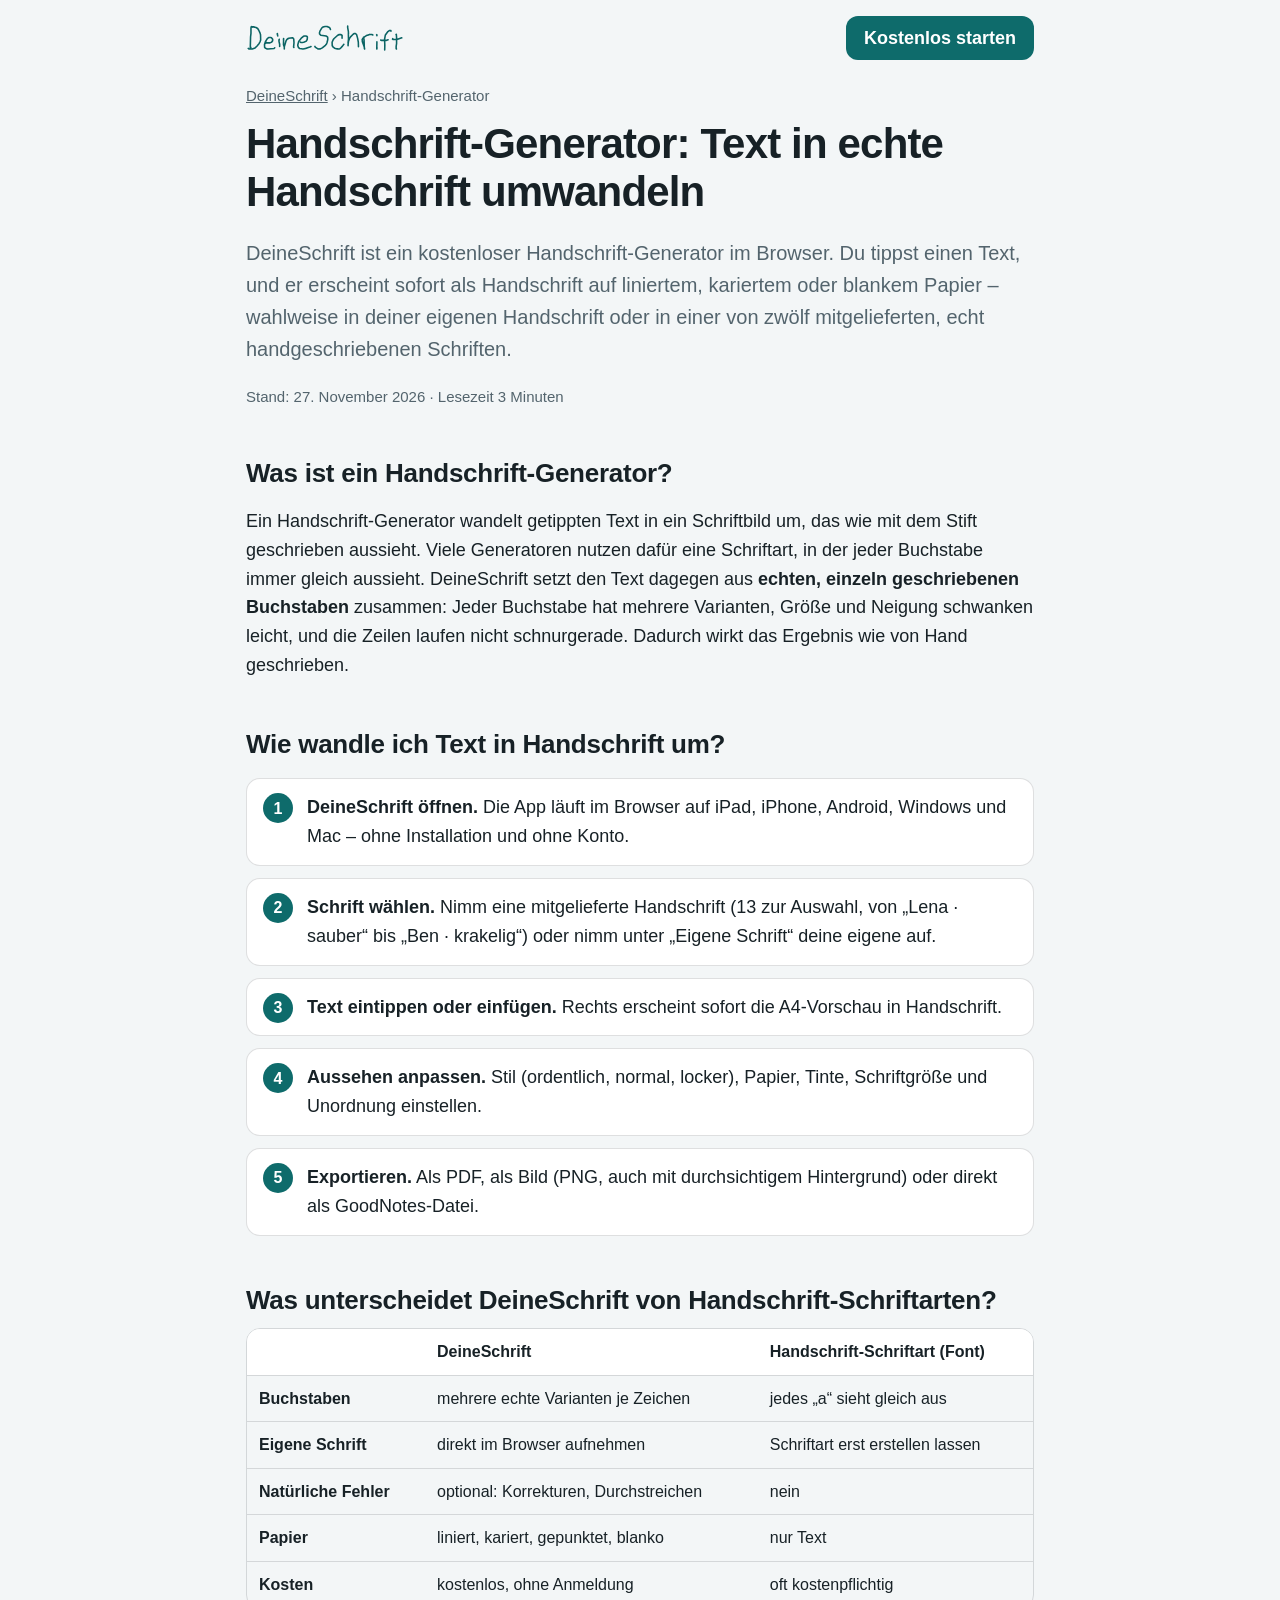
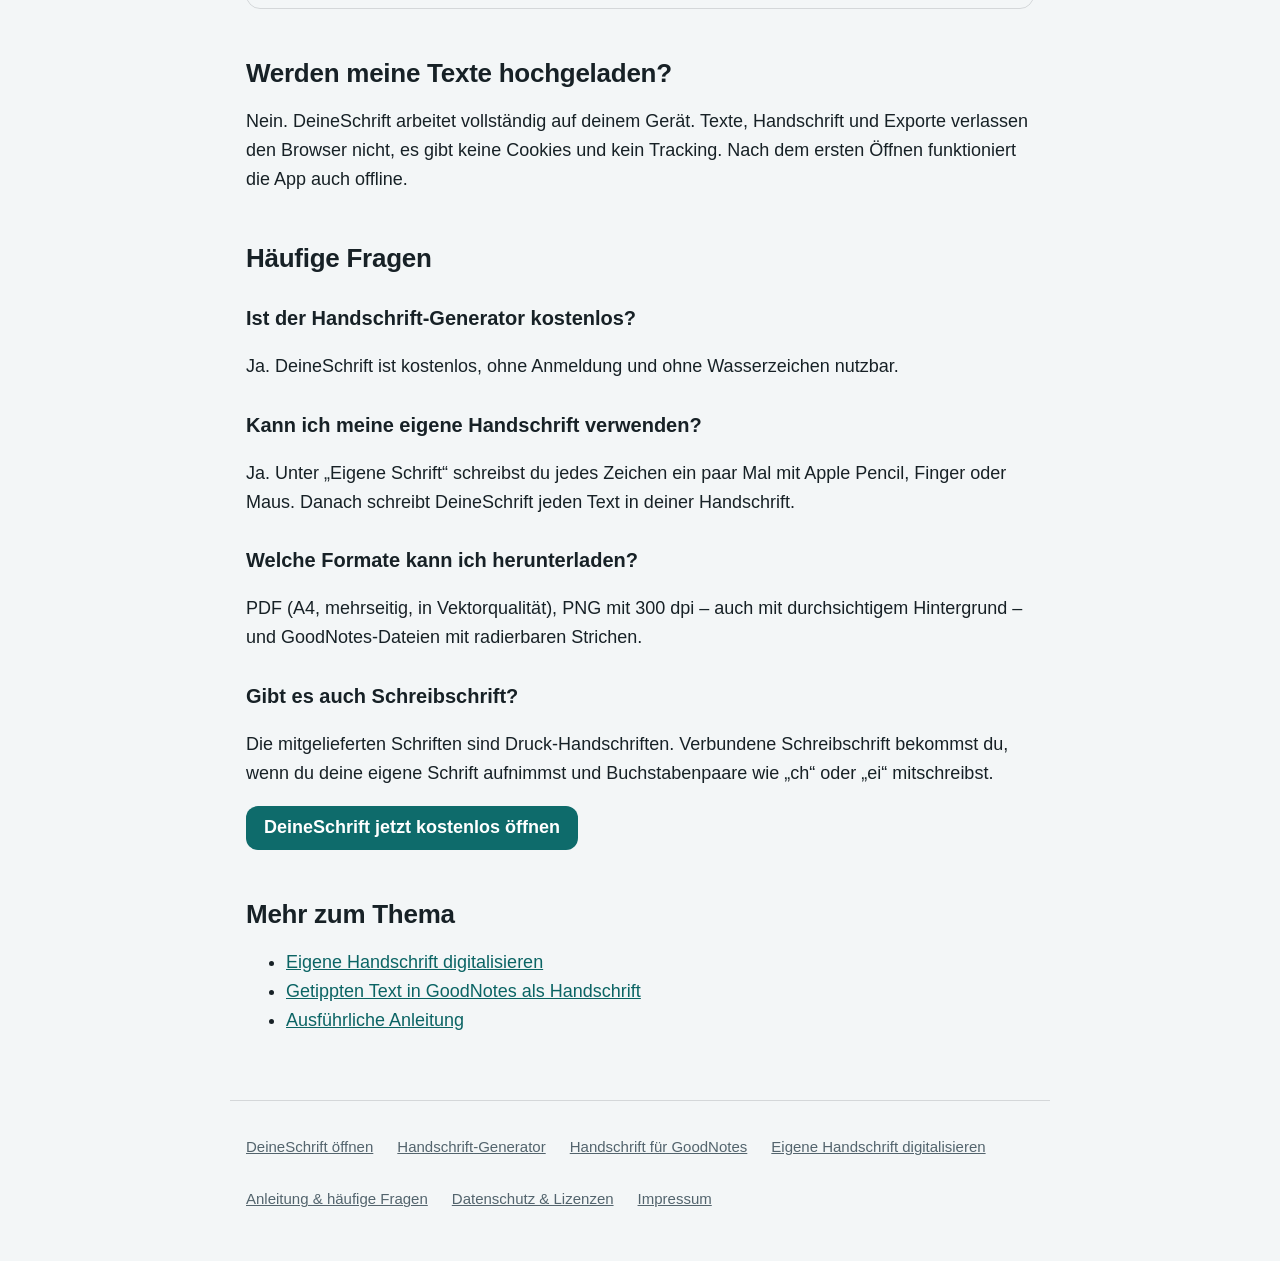
<file: handschrift-generator.html>
<!doctype html>
<html lang="de">
<head>
  <meta charset="utf-8">
  <script>/* Nur eine Adresse: www leitet auf die Hauptadresse um */
    if (location.hostname === 'www.deineschrift.de') location.replace('https://deineschrift.de' + location.pathname + location.search + location.hash);</script>
  <meta name="viewport" content="width=device-width, initial-scale=1, viewport-fit=cover">
  <title>Handschrift-Generator: Text in Handschrift umwandeln – kostenlos | DeineSchrift</title>
  <meta name="description" content="Kostenloser Handschrift-Generator: Getippten Text online in echte Handschrift umwandeln – mit deiner eigenen oder einer mitgelieferten Schrift, als PDF, PNG oder GoodNotes-Datei. Ohne Anmeldung.">
  <link rel="canonical" href="https://deineschrift.de/handschrift-generator">
  <link rel="alternate" hreflang="de" href="https://deineschrift.de/handschrift-generator">
  <meta name="robots" content="index, follow, max-snippet:-1, max-image-preview:large">
  <meta property="og:type" content="article">
  <meta property="og:locale" content="de_DE">
  <meta property="og:site_name" content="DeineSchrift">
  <meta property="og:title" content="Handschrift-Generator: Text in echte Handschrift umwandeln">
  <meta property="og:description" content="Kostenloser Handschrift-Generator: Getippten Text online in echte Handschrift umwandeln – mit deiner eigenen oder einer mitgelieferten Schrift, als PDF, PNG oder GoodNotes-Datei. Ohne Anmeldung.">
  <meta property="og:url" content="https://deineschrift.de/handschrift-generator">
  <meta property="og:image" content="https://deineschrift.de/icons/og.png">
  <meta name="twitter:card" content="summary_large_image">
  <meta name="theme-color" content="#ffffff">
  <script>try { if (localStorage.getItem('theme') === 'dark') document.documentElement.dataset.theme = 'dark'; } catch (e) {}</script>
  <link rel="icon" href="icons/icon-192.png">
  <link rel="apple-touch-icon" href="icons/apple-touch-icon.png">
  <link rel="stylesheet" href="css/seite.css">
  <script type="application/ld+json">
{
  "@context": "https://schema.org",
  "@graph": [
    {
      "@type": "WebPage",
      "@id": "https://deineschrift.de/handschrift-generator#seite",
      "url": "https://deineschrift.de/handschrift-generator",
      "name": "Handschrift-Generator: Text in echte Handschrift umwandeln",
      "description": "Kostenloser Handschrift-Generator: Getippten Text online in echte Handschrift umwandeln – mit deiner eigenen oder einer mitgelieferten Schrift, als PDF, PNG oder GoodNotes-Datei. Ohne Anmeldung.",
      "inLanguage": "de",
      "isPartOf": {
        "@id": "https://deineschrift.de/#website"
      },
      "about": {
        "@id": "https://deineschrift.de/#app"
      },
      "dateModified": "2026-11-27",
      "speakable": {
        "@type": "SpeakableSpecification",
        "cssSelector": [
          "h1",
          ".lead"
        ]
      }
    },
    {
      "@type": "BreadcrumbList",
      "itemListElement": [
        {
          "@type": "ListItem",
          "position": 1,
          "name": "DeineSchrift",
          "item": "https://deineschrift.de/"
        },
        {
          "@type": "ListItem",
          "position": 2,
          "name": "Handschrift-Generator",
          "item": "https://deineschrift.de/handschrift-generator"
        }
      ]
    },
    {
      "@type": "HowTo",
      "name": "Handschrift-Generator: Text in echte Handschrift umwandeln",
      "totalTime": "PT5M",
      "tool": [
        {
          "@type": "HowToTool",
          "name": "Browser (iPad, Smartphone oder Computer)"
        }
      ],
      "step": [
        {
          "@type": "HowToStep",
          "position": 1,
          "name": "DeineSchrift im Browser öffnen",
          "url": "https://deineschrift.de/"
        },
        {
          "@type": "HowToStep",
          "position": 2,
          "name": "Mitgelieferte Schrift wählen oder eigene aufnehmen",
          "url": "https://deineschrift.de/"
        },
        {
          "@type": "HowToStep",
          "position": 3,
          "name": "Text eintippen oder einfügen",
          "url": "https://deineschrift.de/"
        },
        {
          "@type": "HowToStep",
          "position": 4,
          "name": "Stil, Papier und Tinte einstellen",
          "url": "https://deineschrift.de/"
        },
        {
          "@type": "HowToStep",
          "position": 5,
          "name": "Als PDF, PNG oder GoodNotes-Datei exportieren",
          "url": "https://deineschrift.de/"
        }
      ]
    },
    {
      "@type": "FAQPage",
      "mainEntity": [
        {
          "@type": "Question",
          "name": "Ist der Handschrift-Generator kostenlos?",
          "acceptedAnswer": {
            "@type": "Answer",
            "text": "Ja. DeineSchrift ist kostenlos, ohne Anmeldung und ohne Wasserzeichen nutzbar."
          }
        },
        {
          "@type": "Question",
          "name": "Kann ich meine eigene Handschrift verwenden?",
          "acceptedAnswer": {
            "@type": "Answer",
            "text": "Ja. Unter „Eigene Schrift“ schreibst du jedes Zeichen ein paar Mal mit Apple Pencil, Finger oder Maus. Danach schreibt DeineSchrift jeden Text in deiner Handschrift."
          }
        },
        {
          "@type": "Question",
          "name": "Welche Formate kann ich herunterladen?",
          "acceptedAnswer": {
            "@type": "Answer",
            "text": "PDF (A4, mehrseitig, in Vektorqualität), PNG mit 300 dpi – auch mit durchsichtigem Hintergrund – und GoodNotes-Dateien mit radierbaren Strichen."
          }
        },
        {
          "@type": "Question",
          "name": "Gibt es auch Schreibschrift?",
          "acceptedAnswer": {
            "@type": "Answer",
            "text": "Die mitgelieferten Schriften sind Druck-Handschriften. Verbundene Schreibschrift bekommst du, wenn du deine eigene Schrift aufnimmst und Buchstabenpaare wie „ch“ oder „ei“ mitschreibst."
          }
        }
      ]
    }
  ]
}
  </script>
</head>
<body>
  <header class="top">
    <a class="logo" href="./"><svg class="logo-hw" viewBox="0 0 115.4 20.5" role="img" aria-label="DeineSchrift"><path d="M3.9 1.9L3.6 2.2L3.9 1.9L3.6 2.2L3.5 3.3L3.5 6.9L3.2 9.5L3 17.8L3.1 18L3 17.8L3.1 18L3.3 17.8L3.4 17.1M4.7 2.3L4.4 2.1L5.4 2.1L7.2 2.6L8.4 3.3L9.1 4.4L10.1 6.5L10.5 7.8L10.6 11.7L10.2 12.9L9.5 14.2L7.8 16.3L6.5 17.5L4.4 18.3L2.1 18.3L2.5 18.3L1.9 18.2L1.5 17.9M14.2 14.2L14.5 13.8L14.2 14.2L14.5 13.8L17.4 13.8L18.8 13.2L18.5 13.3L19.4 12.3L19.2 12.5L19.4 11.2L18.5 10.1L17.9 9.9L16.7 9.9L16.2 10.1L15.2 11.1L14.2 12.7L14.5 12.5L14.2 12.7L13.4 15L13.5 17.1L13.9 17.6L15.1 18.2L15.8 18.3L20.4 17.9L20.9 17.4M24.2 11.2L24 11.6L24 12.5L24.1 11.4L24 12.7L24.5 14.8L24.5 16.5M23.1 8.7L22.8 7.5L22.8 7L23 8.3L22.8 6.9M27.3 11.2L27.4 10.6L27.3 15.2L27.9 16.9L27.9 18.3L27.9 16.7L29.2 12.3L29.7 11.4L30.5 10.7L30.3 11L31.1 10.5L32.5 10.2L33.9 10.1L34.4 10.4L34.8 10.9L35 13.7L34.7 16.9L34.9 17.1M39.7 13.2L39.8 13.4L40.1 13.5L41.6 13.6L41.1 13.5L42.1 13.4L43.7 12.7L44.2 12.2L44.7 11.2L44.8 9.6L44.4 9.1L44.6 9.2L43.7 8.8L42.5 8.8L41.7 9.2L40.3 10.4L39 12L38.4 12.9L37.8 15.2L37.8 15.9L37.8 15.2L37.8 15.9L38.2 17.1L39.2 18L41.6 18.3L44.1 17.8L42.8 18.1L46.6 16.9L47.5 16.5M61.7 4L61.4 3.2L60.9 2.6L59.2 1.8L57.8 1.8L56.9 2L55.9 2.4L55.4 2.9L54 5.2L53.7 6.2L53.7 7.3L53.7 7L54 7.7L54.2 7.8L53.9 7.5L54.8 8.3L58.5 8.8L59.5 9.4L59.7 10L59.5 9.7L59.7 10L59.7 11.5L59.2 13.5L58.8 14.6L58 15.6L55.7 17.5L54.3 18.2L53 18.3L52.5 18.2L50.5 16.9L50.3 16.4M70.2 10.4L70.2 8.3L69.8 8L69.2 7.7L69.3 7.8L68.1 7.7L66.8 8.4L64.2 10.8L63.6 11.7L62.9 13.4L63 16L63 15.7L63.5 16.8L64.7 17.7L66.8 18.3L66.5 18.2L67.9 18.3L68.6 18.1L69.2 17.6L70.5 16.2L71.5 14.9M74.3 1.5L74.3 2.7L74.8 5.4L74.9 7.5L74.8 7L74.9 11.1L74.6 13.6L74.7 13.3L74.6 15.9L74.6 14.8L74.9 12.7L75.7 10.5L76.4 9.4L78.3 7.5L79.2 7L80 7L80.8 7.7L81.6 10.5L82.1 13.3L82.2 16.6M85.9 9.7L86.3 11.7L86.5 17.7L86.7 18.3L86.5 17.1L85 12.8L85.2 13.3L84.9 11.4L85.3 10.6L86.6 9.4L88 8.5L90.1 7.8L89.7 7.9L90.5 7.7L92 7.7L92.7 8M95.7 13.1L95.6 18.3L95.8 17.5M95.7 8.6L95.7 8.1L95.6 7.8L95.7 8.2L95.6 7.8L95.5 8M106 5.3L106 5L105.8 4.9L106 5.2L106 5L105.7 4.7L104.8 4.8L103.5 5.8L101.9 8L101.3 11.2L101.5 15.4L101.4 19M98.5 11.8L99.1 12L102.4 12L103.9 11.5M109.7 7.7L109.8 7.5L109.7 7.7L109.8 7.5L109.9 7.5L110.1 9.8L110.1 14.4L109.8 16.3L109.8 18L110 18.3M107.3 10.7L107.1 11.1L107.2 10.8L107.1 11.1L107.6 11.4L109.6 11.4L109.1 11.4L110.4 11.3L113.9 10.1" fill="none" stroke="currentColor" stroke-width="1.15" stroke-linecap="round" stroke-linejoin="round"/></svg></a>
    <a class="cta" href="./">Kostenlos starten</a>
  </header>
  <main>
    <nav class="crumbs" aria-label="Pfad"><a href="./">DeineSchrift</a> › Handschrift-Generator</nav>
    <h1>Handschrift-Generator: Text in echte Handschrift umwandeln</h1>
    <p class="lead">DeineSchrift ist ein kostenloser Handschrift-Generator im Browser. Du tippst einen Text, und er erscheint sofort als Handschrift auf liniertem, kariertem oder blankem Papier – wahlweise in deiner eigenen Handschrift oder in einer von zwölf mitgelieferten, echt handgeschriebenen Schriften.</p>
    <p class="stand">Stand: 27. November 2026 · Lesezeit 3 Minuten</p>
    <h2 id="was">Was ist ein Handschrift-Generator?</h2>
    <p>Ein Handschrift-Generator wandelt getippten Text in ein Schriftbild um, das wie mit dem Stift geschrieben aussieht. Viele Generatoren nutzen dafür eine Schriftart, in der jeder Buchstabe immer gleich aussieht. DeineSchrift setzt den Text dagegen aus <strong>echten, einzeln geschriebenen Buchstaben</strong> zusammen: Jeder Buchstabe hat mehrere Varianten, Größe und Neigung schwanken leicht, und die Zeilen laufen nicht schnurgerade. Dadurch wirkt das Ergebnis wie von Hand geschrieben.</p>
    <h2 id="wie">Wie wandle ich Text in Handschrift um?</h2>
    <ol class="schritte">
      <li><strong>DeineSchrift öffnen.</strong> Die App läuft im Browser auf iPad, iPhone, Android, Windows und Mac – ohne Installation und ohne Konto.</li>
      <li><strong>Schrift wählen.</strong> Nimm eine mitgelieferte Handschrift (13 zur Auswahl, von „Lena · sauber“ bis „Ben · krakelig“) oder nimm unter „Eigene Schrift“ deine eigene auf.</li>
      <li><strong>Text eintippen oder einfügen.</strong> Rechts erscheint sofort die A4-Vorschau in Handschrift.</li>
      <li><strong>Aussehen anpassen.</strong> Stil (ordentlich, normal, locker), Papier, Tinte, Schriftgröße und Unordnung einstellen.</li>
      <li><strong>Exportieren.</strong> Als PDF, als Bild (PNG, auch mit durchsichtigem Hintergrund) oder direkt als GoodNotes-Datei.</li>
    </ol>
    <h2 id="unterschied">Was unterscheidet DeineSchrift von Handschrift-Schriftarten?</h2>
    <div class="tabelle" role="region" aria-label="Vergleich, seitlich scrollbar" tabindex="0"><table>
      <thead><tr><th scope="col"></th><th scope="col">DeineSchrift</th><th scope="col">Handschrift-Schriftart (Font)</th></tr></thead>
      <tbody>
        <tr><th scope="row">Buchstaben</th><td>mehrere echte Varianten je Zeichen</td><td>jedes „a“ sieht gleich aus</td></tr>
        <tr><th scope="row">Eigene Schrift</th><td>direkt im Browser aufnehmen</td><td>Schriftart erst erstellen lassen</td></tr>
        <tr><th scope="row">Natürliche Fehler</th><td>optional: Korrekturen, Durchstreichen</td><td>nein</td></tr>
        <tr><th scope="row">Papier</th><td>liniert, kariert, gepunktet, blanko</td><td>nur Text</td></tr>
        <tr><th scope="row">Kosten</th><td>kostenlos, ohne Anmeldung</td><td>oft kostenpflichtig</td></tr>
      </tbody>
    </table></div>
    <h2 id="datenschutz">Werden meine Texte hochgeladen?</h2>
    <p>Nein. DeineSchrift arbeitet vollständig auf deinem Gerät. Texte, Handschrift und Exporte verlassen den Browser nicht, es gibt keine Cookies und kein Tracking. Nach dem ersten Öffnen funktioniert die App auch offline.</p>

    <h2 id="faq">Häufige Fragen</h2>
    <h3>Ist der Handschrift-Generator kostenlos?</h3>
    <p>Ja. DeineSchrift ist kostenlos, ohne Anmeldung und ohne Wasserzeichen nutzbar.</p>
    <h3>Kann ich meine eigene Handschrift verwenden?</h3>
    <p>Ja. Unter „Eigene Schrift“ schreibst du jedes Zeichen ein paar Mal mit Apple Pencil, Finger oder Maus. Danach schreibt DeineSchrift jeden Text in deiner Handschrift.</p>
    <h3>Welche Formate kann ich herunterladen?</h3>
    <p>PDF (A4, mehrseitig, in Vektorqualität), PNG mit 300 dpi – auch mit durchsichtigem Hintergrund – und GoodNotes-Dateien mit radierbaren Strichen.</p>
    <h3>Gibt es auch Schreibschrift?</h3>
    <p>Die mitgelieferten Schriften sind Druck-Handschriften. Verbundene Schreibschrift bekommst du, wenn du deine eigene Schrift aufnimmst und Buchstabenpaare wie „ch“ oder „ei“ mitschreibst.</p>
    <p><a class="cta" href="./">DeineSchrift jetzt kostenlos öffnen</a></p>
    <h2 id="mehr">Mehr zum Thema</h2>
    <ul>
      <li><a href="eigene-handschrift-digitalisieren">Eigene Handschrift digitalisieren</a></li>
      <li><a href="goodnotes-handschrift">Getippten Text in GoodNotes als Handschrift</a></li>
      <li><a href="anleitung">Ausführliche Anleitung</a></li>
    </ul>
  </main>
  <!-- Werbeplatz: bleibt unsichtbar (hidden), bis ein Werbenetzwerk eingebunden ist. Nie in Editor, Vorschau, Aufnahme oder Export. -->
  <aside class="ad-slot" aria-label="Anzeige" hidden></aside>

  <footer>
    <a href="./">DeineSchrift öffnen</a>
    <a href="handschrift-generator">Handschrift-Generator</a>
    <a href="goodnotes-handschrift">Handschrift für GoodNotes</a>
    <a href="eigene-handschrift-digitalisieren">Eigene Handschrift digitalisieren</a>
    <a href="anleitung">Anleitung &amp; häufige Fragen</a>
    <a href="datenschutz">Datenschutz &amp; Lizenzen</a>
    <a href="impressum">Impressum</a>
  </footer>
</body>
</html>
</file>
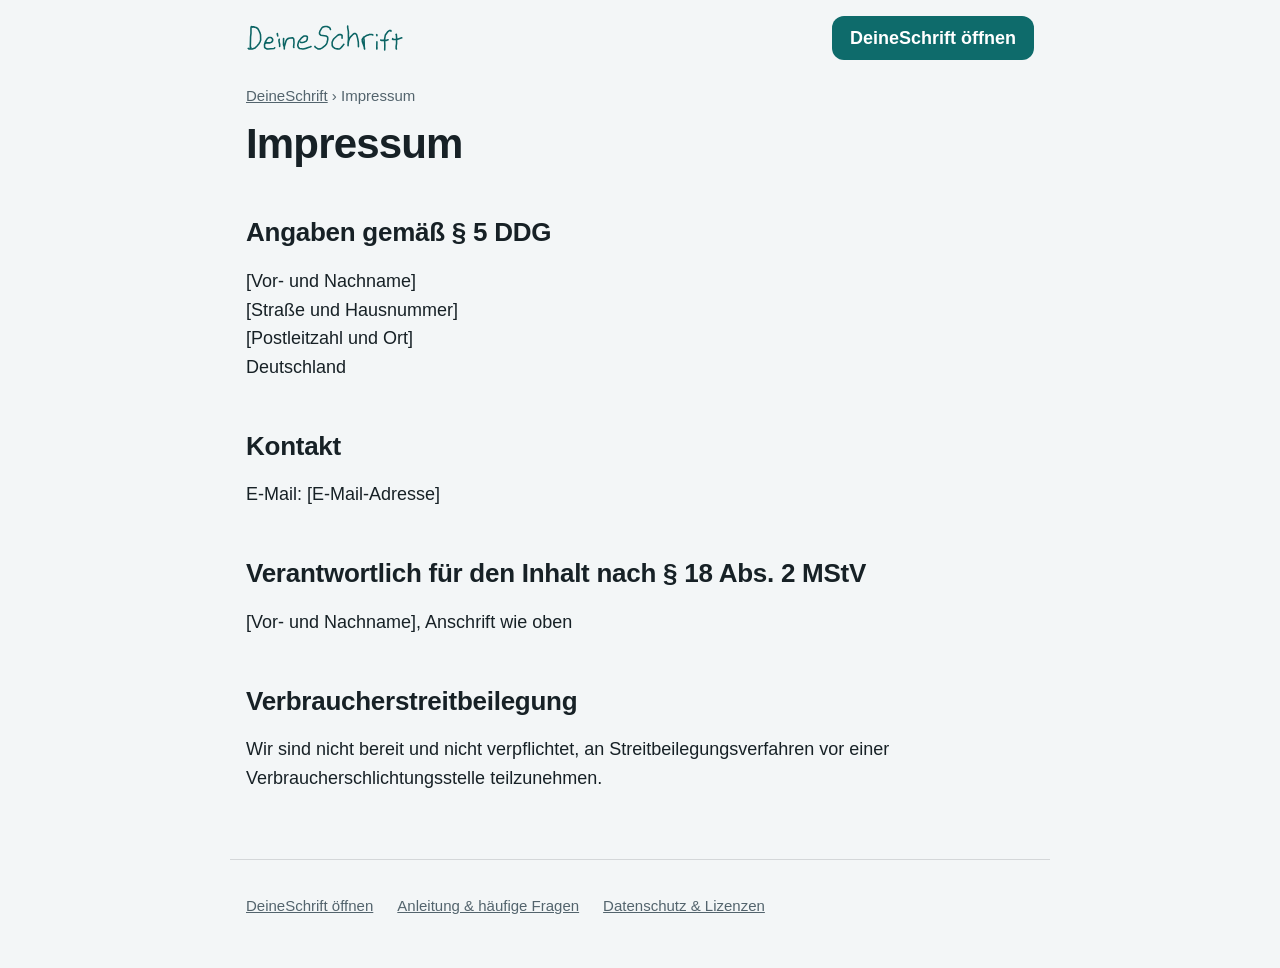
<file: impressum.html>
<!doctype html>
<html lang="de">
<head>
  <meta charset="utf-8">
  <script>/* Nur eine Adresse: www leitet auf die Hauptadresse um (sonst getrennte Speicher für Schrift und Einstellungen) */
    if (location.hostname === 'www.deineschrift.de') location.replace('https://deineschrift.de' + location.pathname + location.search + location.hash);</script>
  <meta name="viewport" content="width=device-width, initial-scale=1, viewport-fit=cover">
  <title>Impressum – DeineSchrift</title>
  <meta name="description" content="Impressum von DeineSchrift: Anbieter und Kontakt.">
  <meta name="robots" content="noindex, follow">
  <link rel="canonical" href="https://deineschrift.de/impressum">
  <meta name="theme-color" content="#ffffff">
  <script>try { if (localStorage.getItem('theme') === 'dark') document.documentElement.dataset.theme = 'dark'; } catch (e) {}</script>
  <link rel="icon" href="icons/icon-192.png">
  <link rel="stylesheet" href="css/seite.css">
</head>
<body>
  <header class="top">
    <a class="logo" href="./"><svg class="logo-hw" viewBox="0 0 115.4 20.5" role="img" aria-label="DeineSchrift"><path d="M3.9 1.9L3.6 2.2L3.9 1.9L3.6 2.2L3.5 3.3L3.5 6.9L3.2 9.5L3 17.8L3.1 18L3 17.8L3.1 18L3.3 17.8L3.4 17.1M4.7 2.3L4.4 2.1L5.4 2.1L7.2 2.6L8.4 3.3L9.1 4.4L10.1 6.5L10.5 7.8L10.6 11.7L10.2 12.9L9.5 14.2L7.8 16.3L6.5 17.5L4.4 18.3L2.1 18.3L2.5 18.3L1.9 18.2L1.5 17.9M14.2 14.2L14.5 13.8L14.2 14.2L14.5 13.8L17.4 13.8L18.8 13.2L18.5 13.3L19.4 12.3L19.2 12.5L19.4 11.2L18.5 10.1L17.9 9.9L16.7 9.9L16.2 10.1L15.2 11.1L14.2 12.7L14.5 12.5L14.2 12.7L13.4 15L13.5 17.1L13.9 17.6L15.1 18.2L15.8 18.3L20.4 17.9L20.9 17.4M24.2 11.2L24 11.6L24 12.5L24.1 11.4L24 12.7L24.5 14.8L24.5 16.5M23.1 8.7L22.8 7.5L22.8 7L23 8.3L22.8 6.9M27.3 11.2L27.4 10.6L27.3 15.2L27.9 16.9L27.9 18.3L27.9 16.7L29.2 12.3L29.7 11.4L30.5 10.7L30.3 11L31.1 10.5L32.5 10.2L33.9 10.1L34.4 10.4L34.8 10.9L35 13.7L34.7 16.9L34.9 17.1M39.7 13.2L39.8 13.4L40.1 13.5L41.6 13.6L41.1 13.5L42.1 13.4L43.7 12.7L44.2 12.2L44.7 11.2L44.8 9.6L44.4 9.1L44.6 9.2L43.7 8.8L42.5 8.8L41.7 9.2L40.3 10.4L39 12L38.4 12.9L37.8 15.2L37.8 15.9L37.8 15.2L37.8 15.9L38.2 17.1L39.2 18L41.6 18.3L44.1 17.8L42.8 18.1L46.6 16.9L47.5 16.5M61.7 4L61.4 3.2L60.9 2.6L59.2 1.8L57.8 1.8L56.9 2L55.9 2.4L55.4 2.9L54 5.2L53.7 6.2L53.7 7.3L53.7 7L54 7.7L54.2 7.8L53.9 7.5L54.8 8.3L58.5 8.8L59.5 9.4L59.7 10L59.5 9.7L59.7 10L59.7 11.5L59.2 13.5L58.8 14.6L58 15.6L55.7 17.5L54.3 18.2L53 18.3L52.5 18.2L50.5 16.9L50.3 16.4M70.2 10.4L70.2 8.3L69.8 8L69.2 7.7L69.3 7.8L68.1 7.7L66.8 8.4L64.2 10.8L63.6 11.7L62.9 13.4L63 16L63 15.7L63.5 16.8L64.7 17.7L66.8 18.3L66.5 18.2L67.9 18.3L68.6 18.1L69.2 17.6L70.5 16.2L71.5 14.9M74.3 1.5L74.3 2.7L74.8 5.4L74.9 7.5L74.8 7L74.9 11.1L74.6 13.6L74.7 13.3L74.6 15.9L74.6 14.8L74.9 12.7L75.7 10.5L76.4 9.4L78.3 7.5L79.2 7L80 7L80.8 7.7L81.6 10.5L82.1 13.3L82.2 16.6M85.9 9.7L86.3 11.7L86.5 17.7L86.7 18.3L86.5 17.1L85 12.8L85.2 13.3L84.9 11.4L85.3 10.6L86.6 9.4L88 8.5L90.1 7.8L89.7 7.9L90.5 7.7L92 7.7L92.7 8M95.7 13.1L95.6 18.3L95.8 17.5M95.7 8.6L95.7 8.1L95.6 7.8L95.7 8.2L95.6 7.8L95.5 8M106 5.3L106 5L105.8 4.9L106 5.2L106 5L105.7 4.7L104.8 4.8L103.5 5.8L101.9 8L101.3 11.2L101.5 15.4L101.4 19M98.5 11.8L99.1 12L102.4 12L103.9 11.5M109.7 7.7L109.8 7.5L109.7 7.7L109.8 7.5L109.9 7.5L110.1 9.8L110.1 14.4L109.8 16.3L109.8 18L110 18.3M107.3 10.7L107.1 11.1L107.2 10.8L107.1 11.1L107.6 11.4L109.6 11.4L109.1 11.4L110.4 11.3L113.9 10.1" fill="none" stroke="currentColor" stroke-width="1.15" stroke-linecap="round" stroke-linejoin="round"/></svg></a>
    <a class="cta" href="./">DeineSchrift öffnen</a>
  </header>

  <main>
    <nav class="crumbs" aria-label="Pfad"><a href="./">DeineSchrift</a> › Impressum</nav>
    <h1>Impressum</h1>

    <!-- BITTE AUSFÜLLEN: Die Angaben in [eckigen Klammern] durch die echten ersetzen (Pflicht nach § 5 DDG).
         Statt der Wohnadresse geht eine ladungsfähige Anschrift eines Impressum-Service (c/o-Adresse); ein Postfach reicht nicht. -->
    <h2>Angaben gemäß § 5 DDG</h2>
    <p>[Vor- und Nachname]<br>[Straße und Hausnummer]<br>[Postleitzahl und Ort]<br>Deutschland</p>

    <h2>Kontakt</h2>
    <p>E-Mail: [E-Mail-Adresse]</p>

    <h2>Verantwortlich für den Inhalt nach § 18 Abs. 2 MStV</h2>
    <p>[Vor- und Nachname], Anschrift wie oben</p>

    <h2>Verbraucherstreitbeilegung</h2>
    <p>Wir sind nicht bereit und nicht verpflichtet, an Streitbeilegungsverfahren vor einer Verbraucherschlichtungsstelle teilzunehmen.</p>
  </main>

  <footer>
    <a href="./">DeineSchrift öffnen</a>
    <a href="anleitung">Anleitung &amp; häufige Fragen</a>
    <a href="datenschutz">Datenschutz &amp; Lizenzen</a>
  </footer>
</body>
</html>
</file>
<file: css/app.css>
/* DeineSchrift – Papier & Tinte. Ruhige Werkzeug-Oberfläche nach Apples Human Interface Guidelines:
   Systemschrift, Systemgrau, ein Akzent (Tintenblau), durchscheinende Leisten, Tippflächen ab 44 pt. */
/* Farben „Petrol“: kühles Hellgrau als Schreibtisch, weiße Flächen, ein Akzent in Petrol.
   Dunkel nur über den Schalter in der Kopfzeile (html[data-theme="dark"]), kein reines Schwarz. */
:root {
  --bg: #f3f6f7;                         /* Grund hinter Karten (Profil, Aufnahme, Ausfüllen) */
  --desk: #e8edf0;                       /* Schreibtisch hinter dem Papier */
  --panel: #ffffff;                      /* Kopfzeile, Seitenleisten, Menüs */
  --surface: #ffffff;
  --surface-2: rgba(23, 33, 38, 0.07);   /* Füllung für graue Knöpfe */
  --surface-3: rgba(23, 33, 38, 0.12);
  --field: #ffffff;
  --border: rgba(23, 33, 38, 0.12);
  --border-strong: rgba(23, 33, 38, 0.22);
  --ink: #172126;
  --muted: #53646d;                      /* 5,9:1 auf Weiß */
  --accent: #0b6464;                     /* Petrol: Text, Symbole (6,9:1 auf Weiß) */
  --accent-fill: #0e6b6b;                /* gefüllte Knöpfe mit weißer Schrift (6,4:1) */
  --accent-2: var(--accent);
  --accent-grad: var(--accent-fill);
  --accent-soft: rgba(14, 107, 107, 0.11);
  --on-accent: #ffffff;
  --ok: #1f7a35;
  --warn: #a34a00;
  --danger: #c8102e;
  --danger-fill: #c8102e;
  --field-edge: #7f8c92;                 /* Rand von Eingabefeldern, mind. 3:1 */
  --radius: 14px;
  --touch: 44px;
  --strong: #172126;
  --glass: rgba(255, 255, 255, 0.86);
  --glass-2: rgba(255, 255, 255, 0.9);
  --glass-3: rgba(255, 255, 255, 0.7);
  --scrim: rgba(20, 30, 35, 0.35);
  --placeholder: #7b898f;
  --danger-text: #b3001b;
  --shadow-1: 0 1px 2px rgba(20, 40, 50, 0.08), 0 2px 8px rgba(20, 40, 50, 0.06);
  --shadow-2: 0 10px 34px rgba(20, 40, 50, 0.16), 0 1px 3px rgba(20, 40, 50, 0.08);
  --paper-shadow: 0 1px 2px rgba(20, 40, 50, 0.1), 0 14px 36px rgba(20, 40, 50, 0.14);
  --ease-out: cubic-bezier(0.22, 1, 0.36, 1);
  --ease-spring: cubic-bezier(0.32, 0.72, 0, 1);  /* wie Apples Federkurven */
  --ease-pop: cubic-bezier(0.34, 1.56, 0.64, 1);  /* leichtes Überschwingen */
  color-scheme: light;
}
:root[data-theme="dark"] {
  --bg: #1a1f22;
  --desk: #161a1c;
  --panel: #23292c;
  --surface: #23292c;
  --surface-2: rgba(233, 238, 240, 0.08);
  --surface-3: rgba(233, 238, 240, 0.14);
  --field: #2c3337;
  --border: rgba(233, 238, 240, 0.1);
  --border-strong: rgba(233, 238, 240, 0.2);
  --ink: #e9eef0;
  --muted: #a2b1b8;
  --accent: #5cc2bb;
  --accent-fill: #5cc2bb;
  --accent-soft: rgba(92, 194, 187, 0.16);
  --on-accent: #0b1a1a;
  --ok: #4cd07d;
  --warn: #ffb04a;
  --danger: #ff6b61;
  --danger-fill: #c8102e;
  --field-edge: #7d8a90;
  --strong: #ffffff;
  --glass: rgba(35, 41, 44, 0.86);
  --glass-2: rgba(35, 41, 44, 0.9);
  --glass-3: rgba(35, 41, 44, 0.7);
  --scrim: rgba(0, 0, 0, 0.55);
  --placeholder: #87959b;
  --danger-text: #ff8a80;
  --shadow-1: 0 1px 2px rgba(0, 0, 0, 0.4);
  --shadow-2: 0 12px 40px rgba(0, 0, 0, 0.5);
  --paper-shadow: 0 2px 6px rgba(0, 0, 0, 0.45), 0 18px 48px rgba(0, 0, 0, 0.45);
  color-scheme: dark;
}
/* „Kontrast erhöhen“ am iPad: kräftigere Linien, Flächen und Grautexte */
@media (prefers-contrast: more) {
  :root {
    --border: rgba(23, 33, 38, 0.36);
    --border-strong: #7f8c92;
    --surface-2: rgba(23, 33, 38, 0.14);
    --surface-3: rgba(23, 33, 38, 0.22);
    --muted: #3c4a51;
    --placeholder: #5b686e;
    --field-edge: #5b686e;
  }
  :root[data-theme="dark"] {
    --border: rgba(233, 238, 240, 0.4);
    --border-strong: #8e9ba1;
    --surface-2: rgba(233, 238, 240, 0.16);
    --surface-3: rgba(233, 238, 240, 0.26);
    --muted: #c9d3d8;
    --placeholder: #aab6bb;
    --field-edge: #a2b1b8;
  }
}

* { box-sizing: border-box; }
[hidden] { display: none !important; } /* sonst gewinnt z. B. display: inline-flex der Knöpfe */

html, body {
  margin: 0;
  height: 100%;
  background: var(--bg);
  color: var(--ink);
  font: 1rem/1.45 -apple-system, BlinkMacSystemFont, "SF Pro Text", "Segoe UI", sans-serif;
  -webkit-text-size-adjust: 100%;
  -webkit-tap-highlight-color: transparent;
}
/* Textgröße folgt der Einstellung am iPad (Dynamic Type); alle Schriftgrößen unten sind rem, 1rem = 17 px bei Standardgröße */
html { font-size: 17px; }
@supports (font: -apple-system-body) and (-webkit-touch-callout: none) { /* nur iPad/iPhone: am Mac wäre das 13 px */
  html { font: -apple-system-body; font-family: -apple-system, BlinkMacSystemFont, "SF Pro Text", "Segoe UI", sans-serif; line-height: 1.45; }
}

body {
  display: flex;
  flex-direction: column;
  padding: env(safe-area-inset-top) env(safe-area-inset-right) env(safe-area-inset-bottom) env(safe-area-inset-left);
  /* Kein Doppeltipp-Zoom und keine Textauswahl in der ganzen App: der Pencil markiert sonst beim Schreiben Text. */
  touch-action: manipulation;
  -webkit-user-select: none;
  user-select: none;
  -webkit-touch-callout: none;
}
input, textarea { -webkit-user-select: text; user-select: text; }

h1, h2, h3 { letter-spacing: -0.01em; }
.view h2 { margin: 0 0 16px; }

.icon {
  width: 20px;
  height: 20px;
  flex-shrink: 0;
  fill: none;
  stroke: currentColor;
  stroke-width: 2;
  stroke-linecap: round;
  stroke-linejoin: round;
}

/* ---------- Kopfzeile ---------- */
.topbar {
  display: grid;
  grid-template-columns: 1fr auto 1fr;
  align-items: center;
  gap: 16px;
  padding: 10px 20px;
  border-bottom: 0.5px solid var(--border-strong);
  background: var(--glass);
  -webkit-backdrop-filter: blur(20px);
  backdrop-filter: blur(20px);
}
.brand { display: flex; align-items: center; gap: 10px; margin: 0; font-weight: 700; font-size: 1.176rem; letter-spacing: -0.02em; }
.brand b { color: var(--accent); font-weight: 700; }
.brand-icon { width: 34px; height: 34px; padding: 7px; border-radius: 9px; color: var(--on-accent); background: var(--accent-fill); }

/* Tab-Leiste wie in iPadOS: Kapsel, gewählter Bereich hebt sich als helle Pille ab */
.tabs { position: relative; display: flex; gap: 2px; padding: 3px; border-radius: 999px; background: var(--surface-2); }
.tabs button {
  position: relative; z-index: 1; display: flex; align-items: center; gap: 8px; min-height: 44px; padding: 0 18px;
  border-radius: 999px; background: transparent; color: var(--ink); font-weight: 600; font-size: 0.941rem;
  transition: color .25s var(--ease-out);
}
.tabs button .icon { color: var(--muted); transition: color .25s var(--ease-out); }
.tabs button:hover { background: transparent; }
.tabs button[aria-selected="true"] .icon { color: var(--accent); }
.tab-indicator {
  position: absolute; z-index: 0; top: 3px; left: 0; height: calc(100% - 6px); width: 0; border-radius: 999px;
  background: var(--panel); box-shadow: var(--shadow-1);
  transition: transform .45s var(--ease-spring), width .45s var(--ease-spring);
}

.tabs button.badge::after {
  content: '';
  position: absolute;
  top: 6px;
  right: 6px;
  width: 9px;
  height: 9px;
  border-radius: 50%;
  background: var(--danger);
  box-shadow: 0 0 0 2px var(--surface);
}

/* ---------- Bedienelemente ---------- */
button {
  display: inline-flex;
  align-items: center;
  justify-content: center;
  gap: 8px;
  min-height: var(--touch);
  min-width: var(--touch);
  padding: 0 18px;
  border: 0;
  border-radius: 12px;
  background: var(--surface-2);
  color: var(--ink);
  font: inherit;
  font-weight: 600;
  letter-spacing: -0.01em;
  cursor: pointer;
  touch-action: manipulation; /* kein Doppeltipp-Zoom */
  transition: background .2s, color .2s, transform .45s var(--ease-pop), box-shadow .2s;
}
button:hover { background: var(--surface-3); }
button:active { transform: scale(0.94); transition: transform .08s ease-out; }
button:focus-visible { outline: 2px solid var(--accent); outline-offset: 2px; }
/* Deaktiviert: grau gefüllt, graue Schrift, kein Zeiger (nicht nur blasser) */
button:disabled, button.primary:disabled, button.danger-solid:disabled, .trash:disabled {
  background: var(--surface-2); color: var(--placeholder); cursor: default; filter: none; box-shadow: none;
}
button:disabled:active { transform: none; }
button[aria-pressed="true"] { background: var(--accent-soft); color: var(--accent); }
button.primary { background: var(--accent-fill); color: var(--on-accent); }
button.primary:hover { filter: brightness(1.06); background: var(--accent-fill); }
button.danger { color: var(--danger); background: color-mix(in srgb, var(--danger) 10%, transparent); }
button.wide { width: 100%; }

textarea, input[type="text"], input[type="url"], input[type="password"], input:not([type]), select {
  width: 100%;
  min-height: var(--touch);
  padding: 10px 12px;
  border: 1px solid var(--field-edge);
  border-radius: 12px;
  background: var(--field);
  color: var(--ink);
  font: inherit;
  font-size: max(16px, 1.059rem); /* unter 16px zoomt Safari beim Antippen */
}
textarea { line-height: 1.5; resize: none; }
textarea:focus, input:focus, select:focus { outline: none; border-color: var(--accent); box-shadow: 0 0 0 3px var(--accent-soft); }
::placeholder { color: var(--placeholder); }

.field { display: grid; gap: 6px; color: var(--muted); font-size: 0.882rem; }
.field[hidden] { display: none; }
.field input, .field select { color: var(--ink); }

.slider { display: grid; grid-template-columns: 1fr auto; align-items: center; gap: 0 8px; font-size: 0.882rem; color: var(--muted); }
.slider output { font-variant-numeric: tabular-nums; color: var(--ink); font-weight: 600; }
.slider input { grid-column: 1 / -1; width: 100%; height: 40px; accent-color: var(--accent); }
.slider input:disabled { opacity: 0.45; filter: grayscale(1); cursor: default; }

.check { display: flex; align-items: center; gap: 12px; min-height: var(--touch); }
.check input { flex-shrink: 0; width: 24px; height: 24px; accent-color: var(--accent); }

.row { display: flex; flex-wrap: wrap; gap: 8px; }
.row > button { flex: 1 1 auto; white-space: nowrap; }
.hint { color: var(--muted); }
.hint.small { font-size: 0.824rem; }
.status { margin: 4px 0; }
.status:empty { display: none; }
.status.warn { color: var(--warn); font-weight: 600; }
.status.ok { color: var(--ok); }
.visually-hidden { position: absolute; width: 1px; height: 1px; opacity: 0; pointer-events: none; }

.banner {
  display: flex;
  align-items: center;
  justify-content: center;
  gap: 16px;
  padding: 8px 16px;
  background: var(--accent-soft);
  border-bottom: 1px solid var(--border);
}
.banner[hidden] { display: none; }

/* ---------- Grundgerüst ---------- */
main { flex: 1; min-height: 0; overflow: auto; display: flex; flex-direction: column; }
.view { flex: 1; padding: 24px; }

.panel {
  flex-shrink: 0;
  overflow-y: auto;
  -webkit-overflow-scrolling: touch;
  background: var(--panel);
  border-right: 1px solid var(--border);
}

/* Bühne: dunkle Fläche, auf der die Seiten hell liegen; Leiste schwebt darüber */
.stage { position: relative; flex: 1; min-width: 0; display: flex; flex-direction: column; }
.pages {
  flex: 1;
  min-height: 0;
  overflow-y: auto;
  -webkit-overflow-scrolling: touch;
  padding: 28px 28px 120px;
  display: flex;
  flex-direction: column;
  align-items: center;
  gap: 28px;
}
.pages[hidden] { display: none; }
.page, .sheet-page {
  flex-shrink: 0;
  background: #fff;
  border-radius: 2px;
  box-shadow: var(--paper-shadow);
}

.floatbar {
  position: absolute;
  left: 50%;
  bottom: 20px;
  transform: translateX(-50%);
  display: flex;
  align-items: center;
  gap: 6px;
  padding: 6px;
  border-radius: 999px;
  background: var(--glass-2);
  border: 0.5px solid var(--border-strong);
  -webkit-backdrop-filter: blur(18px) saturate(1.4);
  backdrop-filter: blur(18px) saturate(1.4);
  box-shadow: var(--shadow-2);
  white-space: nowrap;
  z-index: 5;
}
.floatbar button { border-radius: 999px; }
.floatbar .check { padding: 0 10px 0 4px; color: var(--muted); }
.floatbar-sep { width: 1px; align-self: stretch; margin: 6px 2px; background: var(--border-strong); }

details.settings { display: grid; gap: 12px; padding: 4px 16px 16px; border-radius: var(--radius); background: var(--surface); border: 1px solid var(--border); }
details.settings[open] { padding-bottom: 16px; }
.settings summary {
  min-height: var(--touch);
  display: flex;
  align-items: center;
  gap: 10px;
  font-weight: 600;
  cursor: pointer;
  list-style: none;
}
.settings summary::-webkit-details-marker { display: none; }
.settings summary::after { content: ''; margin-left: auto; width: 8px; height: 8px; border-right: 2px solid var(--muted); border-bottom: 2px solid var(--muted); transform: rotate(45deg); transition: transform .2s; }
.settings[open] summary::after { transform: rotate(-135deg); }
.settings summary .icon { color: var(--accent-2); }

/* ---------- Schreiben ---------- */
.view-schreiben:not([hidden]), .view-blatt:not([hidden]) { display: flex; min-height: 0; padding: 0; }
.editor {
  width: 38%;
  min-width: 300px;
  max-width: 460px;
  display: flex;
  flex-direction: column;
  gap: 12px;
  padding: 18px;
}
.text-wrap { position: relative; display: flex; flex: 1 0 200px; min-height: 200px; }
.text-wrap textarea { flex: 1; padding-right: 64px; /* Platz für den Papierkorb */ }
/* Papierkorb oben rechts im Textfeld: rot getönt, deckend (liegt über dem Text) */
.trash {
  position: absolute;
  top: 8px;
  right: 8px;
  width: 48px;
  padding: 0;
  border-radius: 10px;
  color: var(--danger);
  background: color-mix(in srgb, var(--danger) 14%, var(--field));
}
.trash:hover { background: color-mix(in srgb, var(--danger) 22%, var(--field)); }
#controls { display: grid; gap: 6px; }
.swatches { display: flex; flex-wrap: wrap; gap: 12px; padding: 6px 4px 8px; } /* Platz für Auswahlring und Vergrößerung */
.swatch {
  width: 44px;
  min-width: 44px;
  min-height: 44px;
  padding: 0;
  border-radius: 50%;
  border: 3px solid var(--panel);
  background: var(--c);
  box-shadow: 0 0 0 1px var(--border-strong);
}
.swatch:hover { background: var(--c); }
.swatch[data-ink="eigen"] { background: conic-gradient(from 0deg, #e53935, #fdd835, #43a047, #1e88e5, #8e24aa, #e53935); }
.swatch[data-ink="eigen"][aria-pressed="true"] { background: var(--c); }

/* Stil-Werte als abgesetzte Gruppe */
.group { display: grid; gap: 6px; padding: 10px 12px; border-radius: 12px; background: var(--field); border: 1px solid var(--border); }
.group:empty { display: none; }

/* Farbton-Regler mit Regenbogen-Spur */
.hue input {
  -webkit-appearance: none;
  appearance: none;
  height: 14px;
  margin: 13px 0;
  border-radius: 7px;
  background: linear-gradient(90deg, hsl(0 72% 40%), hsl(60 72% 40%), hsl(120 72% 36%), hsl(180 72% 36%), hsl(240 72% 40%), hsl(300 72% 40%), hsl(359 72% 40%));
}
.hue input::-webkit-slider-thumb {
  -webkit-appearance: none;
  width: 28px;
  height: 28px;
  border-radius: 50%;
  background: #fff;
  border: 3px solid var(--panel);
  box-shadow: 0 0 0 1px var(--border-strong), 0 2px 8px rgba(0, 0, 0, 0.5);
}
.hue input::-moz-range-thumb { width: 24px; height: 24px; border-radius: 50%; background: #fff; border: 3px solid var(--panel); }
.swatch[aria-pressed="true"] { background: var(--c); border-color: var(--surface); box-shadow: 0 0 0 3px var(--accent); }

/* ---------- Arbeitsblatt ---------- */
.inspector { width: 360px; display: flex; flex-direction: column; gap: 12px; padding: 18px; }
.panel-head h2 { margin: 0; font-size: 1.294rem; }
.panel-head p { margin: 2px 0 0; overflow-wrap: anywhere; }
.subcard { display: grid; gap: 10px; padding: 14px; border-radius: var(--radius); background: var(--surface); border: 1px solid var(--border); }
.subcard[hidden] { display: none; }
.view-blatt:not(.has-sheet) .needs-sheet { display: none; }
#field-title { color: var(--accent); }

.empty {
  margin: auto;
  max-width: 460px;
  padding: 40px 28px;
  text-align: center;
  border: 1px dashed var(--border-strong);
  border-radius: 22px;
  background: var(--glass-3);
}
.empty[hidden] { display: none; }
.empty h2 { margin: 12px 0 8px; }
.empty p { color: var(--muted); margin: 0 0 20px; }
.empty-icon { width: 56px; height: 56px; color: var(--accent); stroke-width: 1.5; }

.sheet-page { position: relative; width: min(100%, 900px); }
.sheet-page canvas { display: block; width: 100%; height: 100%; border-radius: 3px; }
.sheet-overlay { position: absolute; inset: 0; touch-action: pan-y pinch-zoom; }
.sheet-overlay.drawing { touch-action: none; cursor: crosshair; background: color-mix(in srgb, var(--accent) 4%, transparent); }
.field-box {
  position: absolute;
  border: 1.5px dashed color-mix(in srgb, var(--accent-fill) 65%, transparent);
  border-radius: 4px;
  touch-action: none;
  cursor: move;
}
.field-box.selected { border: 2px solid var(--accent-fill); background: color-mix(in srgb, var(--accent) 6%, transparent); box-shadow: 0 0 0 4px color-mix(in srgb, var(--accent) 15%, transparent); }
.field-box.overflow { border-color: var(--warn); }
/* Nummer links neben dem Feld (im Seitenrand), damit sie keinen Aufgabentext verdeckt */
.field-tag {
  position: absolute;
  right: calc(100% + 6px);
  top: 0;
  padding: 1px 8px;
  border-radius: 8px;
  background: var(--accent-fill); /* liegt immer auf weißem Papier, auch im Dunkelmodus */
  color: var(--on-accent);
  font-size: 0.765rem;
  font-weight: 700;
  white-space: nowrap;
  pointer-events: none;
}
.field-box.overflow .field-tag { background: var(--warn); color: #1b1300; }
.field-handle {
  position: absolute;
  right: -18px;
  bottom: -18px;
  width: 36px;
  height: 36px;
  border-radius: 50%;
  cursor: nwse-resize;
}
.field-handle::after {
  content: '';
  position: absolute;
  inset: 9px;
  border-radius: 50%;
  background: #fff;
  border: 3px solid var(--accent-fill);
  box-shadow: 0 2px 8px rgba(0, 0, 0, 0.35);
}
.field-box:not(.selected) .field-handle { display: none; }

/* ---------- Profile ---------- */
.topbar-end { display: flex; justify-content: flex-end; align-items: center; gap: 8px; }
.profile-switch { position: relative; display: flex; align-items: center; color: var(--muted); }
.profile-switch .icon { position: absolute; left: 12px; pointer-events: none; }
.profile-switch select { width: auto; max-width: 240px; min-height: 44px; padding: 0 14px 0 40px; border-radius: 14px; background: var(--surface); font-size: max(16px, 0.941rem); font-weight: 600; }
.card-wide { grid-column: 1 / -1; }
.profile-list { list-style: none; margin: 0; padding: 0; display: grid; gap: 8px; }
.profile-item { display: flex; align-items: center; gap: 12px; padding: 10px 12px; border-radius: 14px; background: var(--field); border: 1px solid var(--border); }
.profile-item.active { border-color: var(--accent); box-shadow: 0 0 0 3px var(--accent-soft); }
.profile-item > div:first-child { display: grid; flex: 1; min-width: 0; }
.profile-actions { display: flex; flex-wrap: wrap; gap: 6px; justify-content: flex-end; }
.profile-actions button { min-height: 44px; padding: 0 12px; font-size: 0.882rem; }
.badge-active { align-self: center; padding: 4px 10px; border-radius: 999px; background: var(--accent-grad); color: #fff; font-size: 0.765rem; font-weight: 700; }
#profile-new { max-width: 520px; }

/* ---------- Profil ---------- */
.view-profil { overflow-y: auto; }
.cards { display: grid; align-items: start; grid-template-columns: repeat(auto-fit, minmax(min(320px, 100%), 1fr)); gap: 16px; max-width: 1100px; }
.card {
  display: grid;
  gap: 10px;
  align-content: start;
  padding: 18px 20px;
  background: var(--surface);
  border: 1px solid var(--border);
  border-radius: 18px;
}
.card h3 { margin: 0; }
.card .hint { margin: 0; font-size: 0.882rem; }

/* ---------- Aufnahme ---------- */
.view-aufnahme:not([hidden]) { display: flex; height: 100%; padding: 0; }

.charlist { width: 300px; padding: 14px 14px 24px; }
.charlist h3 { margin: 18px 0 8px; font-size: 0.882rem; font-weight: 600; color: var(--muted); }

.progress { position: sticky; top: -14px; padding: 10px 0; background: var(--bg); z-index: 1; }
.progress progress { width: 100%; height: 8px; accent-color: var(--accent); }

.chips { display: grid; grid-template-columns: repeat(5, 1fr); gap: 6px; }
.chip { min-width: 0; padding: 0; font-size: 1.176rem; }
.chip[data-status="0"] { background: var(--surface); color: var(--muted); }
.chip[data-status="1"], .chip[data-status="2"] { background: color-mix(in srgb, var(--warn) 16%, transparent); }
.chip[data-status="3"] { background: color-mix(in srgb, var(--ok) 16%, transparent); }
.chip[aria-current="true"] { outline: 2px solid var(--accent); outline-offset: 2px; color: var(--strong); }
.chip-wide { grid-column: span 2; }

.pair-form { display: grid; gap: 8px; }

.recorder { flex: 1; min-width: 0; display: flex; flex-direction: column; padding: 16px 22px 12px; }
.recorder[hidden] { display: none; }
.recorder-head { display: flex; align-items: center; gap: 10px; }

.mode-switch { margin-bottom: 6px; }

.text-info { min-width: 130px; text-align: center; font-weight: 600; color: var(--accent); }
.text-page-wrap { flex: 1; min-height: 0; overflow: hidden; }
/* Feste Höhe: sonst ändert ein längerer Hinweis die Seitenaufteilung */
#text-hint { height: 2.9em; overflow-y: auto; }
/* Zeichenflächen bleiben hell wie Papier */
#text-page, .box canvas, #char-preview {
  display: block;
  background: #fff;
  border: 0;
  border-radius: 12px;
  box-shadow: 0 0 0 0.5px var(--border-strong), var(--shadow-1);
}
#text-page, .box canvas { touch-action: none; /* kein Scrollen/Zoomen beim Schreiben */ }
.current-char { min-width: 90px; text-align: center; font-size: 2.353rem; font-weight: 700; color: var(--accent); }
#next-missing { margin-left: auto; }
.recorder .hint { margin: 8px 0 12px; min-height: 1.45em; }

.boxes { flex: 1; min-height: 0; overflow: hidden; display: grid; gap: 18px; align-content: start; justify-content: center; }
.fit-boxes { width: 100%; margin: 4px 0 8px; padding: 6px 10px; font-size: 0.882rem; }
.char-preview { flex-shrink: 0; margin-top: 10px; }
#char-preview { width: 100%; height: 96px; margin-top: 6px; }
.box-actions { display: flex; gap: 6px; margin-top: 8px; width: 0; min-width: 100%; } /* so breit wie das Kästchen, nicht breiter */
.box-actions button { flex: 1 1 0; min-width: 0; min-height: 44px; padding: 0 6px; gap: 5px; font-size: 0.824rem; white-space: nowrap; overflow: hidden; }

/* ---------- Schmale Bildschirme (iPad hochkant / Split View) ---------- */
@media (max-width: 1000px) {
  .topbar { grid-template-columns: auto 1fr auto; gap: 10px; padding: 10px 14px; }
  .brand span { position: absolute; width: 1px; height: 1px; overflow: hidden; clip-path: inset(50%); white-space: nowrap; }
  .tabs { justify-self: center; }
  .tabs button { padding: 0 12px; }
  .profile-switch select { max-width: 170px; }
  .inspector { width: 300px; }
}
/* Handy: Tabs als Leiste unten (mit Namen), oben nur Logo, Profil und Hilfe */
@media (max-width: 700px) {
  /* backdrop-filter würde die feste Tab-Leiste an der Kopfzeile festhalten */
  .topbar { grid-template-columns: auto 1fr; background: var(--bg); -webkit-backdrop-filter: none; backdrop-filter: none; }
  .profile-item { flex-direction: column; align-items: stretch; }
  .profile-actions { flex-wrap: wrap; }
  .brand span { position: static; width: auto; height: auto; overflow: visible; clip-path: none; font-size: 1rem; }
  .profile-switch select { max-width: min(150px, 100vw - 220px); font-size: max(16px, 0.941rem); }
  .tabs {
    position: fixed; left: 0; right: 0; bottom: 0; z-index: 30; justify-self: stretch; justify-content: space-around; gap: 0;
    padding: 6px 6px calc(6px + env(safe-area-inset-bottom, 0px)); border-radius: 0; border: 0; border-top: 1px solid var(--border);
    background: var(--glass-2); -webkit-backdrop-filter: blur(20px); backdrop-filter: blur(20px);
  }
  .tabs button { flex: 1; flex-direction: column; gap: 2px; min-height: 52px; padding: 4px 2px; font-size: 0.706rem; }
  .tabs button[aria-selected="true"] { box-shadow: none; }
  .tabs button.badge::after { right: calc(50% - 20px); }
  main { padding-bottom: calc(68px + env(safe-area-inset-bottom, 0px)); }
  .view { padding: 16px; }
  .view-schreiben:not([hidden]), .view-blatt:not([hidden]), .view-aufnahme:not([hidden]) { flex-direction: column; height: auto; }
  .editor, .inspector, .charlist { width: 100%; max-width: none; border-right: 0; border-bottom: 1px solid var(--border); }
  .pages { padding: 16px 16px 110px; }
  /* Klebt nur über der Vorschau, nicht über den Einstellungen */
  .floatbar { position: sticky; left: auto; transform: none; align-self: center; bottom: calc(76px + env(safe-area-inset-bottom, 0px)); margin: -76px 0 20px; max-width: calc(100% - 16px); }
  .floatbar button { padding: 0 12px; }
  .floatbar .check, .floatbar-sep { display: none; }
  .write-empty:not([hidden]) ~ .floatbar { display: none; } /* sonst verdeckt sie „Eigene Schrift aufnehmen“ */
  .banner { flex-wrap: wrap; justify-content: flex-start; }
  .toast { bottom: calc(150px + env(safe-area-inset-bottom, 0px)); }
}

.sheet-bg { position: fixed; inset: 0; z-index: 50; display: grid; align-items: end; justify-items: center; background: var(--scrim); }
.sheet {
  width: min(640px, 100%); max-height: 88%; overflow: auto; display: grid; gap: 14px;
  padding: 22px 20px calc(22px + env(safe-area-inset-bottom, 0px));
  border-radius: 22px 22px 0 0; background: var(--panel); border: 1px solid var(--border-strong); border-bottom: 0;
  box-shadow: 0 -20px 60px rgba(0, 0, 0, 0.5); animation: sheet-in .22s ease-out;
}
.sheet h2 { margin: 0; font-size: 1.176rem; }
.sheet .hint { margin: 0; }
.sheet .row > button { flex: 1 1 auto; }
.sheet-preview {
  max-height: 12em; overflow: auto; padding: 12px 14px; border-radius: 12px; white-space: pre-wrap;
  background: #fbfaf6; color: #1d2a5c; border: 1px solid var(--border);
}
.sheet-text { min-height: 160px; }
@keyframes sheet-in { from { transform: translateY(24px); opacity: 0.6; } }

.toast {
  position: fixed; left: 50%; bottom: calc(96px + env(safe-area-inset-bottom, 0px)); transform: translateX(-50%); z-index: 60;
  max-width: min(520px, calc(100% - 32px)); padding: 12px 16px; border-radius: 14px;
  background: var(--surface-3); color: var(--ink); border: 1px solid var(--border-strong); box-shadow: 0 10px 30px rgba(0, 0, 0, 0.45);
}
@media (prefers-reduced-motion: reduce) { .sheet { animation: none; } }

/* ---------- Dialoge ---------- */
.sheet-msg { margin: 0; white-space: pre-line; line-height: 1.5; }
button.danger-solid { background: var(--danger-fill); color: var(--on-accent); }
.sheet input[type="text"] { width: 100%; }

/* ---------- Kleine Symbol-Knöpfe ---------- */
.icon-btn { padding: 0; min-width: 44px; min-height: 44px; border-radius: 12px; }
.icon-btn.ghost, button.ghost { background: transparent; border-color: transparent; color: var(--muted); }
#help-btn { background: var(--surface); }

/* ---------- Hinweise oben (Home-Bildschirm, Sicherung) ---------- */
.banner.safety { justify-content: flex-start; gap: 12px; padding: 8px 12px 8px 16px; background: rgba(255, 181, 71, 0.12); }
.banner.safety > .icon { color: var(--warn); }
.banner.safety > span { flex: 1; min-width: 200px; }

/* ---------- Demo-Schrift ---------- */

/* ---------- Einführung ---------- */
.tour-bg { position: fixed; inset: 0; z-index: 70; display: grid; place-items: center; padding: 16px; background: var(--scrim); }
.tour {
  width: min(480px, 100%); max-height: calc(100% - 32px); overflow: auto; display: grid; gap: 10px; padding: 24px;
  border-radius: 22px; background: var(--panel); border: 1px solid var(--border-strong);
  box-shadow: 0 30px 80px rgba(0, 0, 0, 0.45); animation: sheet-in .22s ease-out;
}
.tour h2 { margin: 0; font-size: 1.294rem; }
.tour p { margin: 0; color: var(--muted); }
.tour .tour-step { font-size: 0.882rem; font-weight: 600; color: var(--accent); }
.tour a { color: var(--accent); font-weight: 600; }
.tour-dots { display: flex; gap: 6px; justify-content: center; margin: 6px 0 2px; }
.tour-dots span { width: 8px; height: 8px; border-radius: 50%; background: var(--border-strong); }
.tour-dots span.on { width: 22px; border-radius: 4px; background: var(--accent); }
.tour .row { display: flex; gap: 8px; flex-wrap: wrap; }
.tour .row > button:first-child { margin-right: auto; background: transparent; border-color: transparent; color: var(--muted); }
@media (prefers-reduced-motion: reduce) { .tour { animation: none; } }

/* ---------- Feineinstellungen, Erweitert ---------- */
details.fine { border: 1px solid var(--border); border-radius: 12px; padding: 0 12px; }
details.fine > summary { min-height: 44px; display: flex; align-items: center; cursor: pointer; color: var(--muted); font-weight: 600; font-size: 0.882rem; }
details.fine[open] > summary { border-bottom: 1px solid var(--border); margin-bottom: 8px; }
.slider-desc { grid-column: 1 / -1; font-size: 0.765rem; color: var(--muted); }
details.more > summary { display: flex; align-items: center; min-height: 44px; cursor: pointer; list-style: none; }
details.more > summary::-webkit-details-marker { display: none; }
details.more > summary h3 { margin: 0; }
details.more > summary::after { content: '+'; margin-left: auto; font-size: 1.294rem; color: var(--muted); }
details.more[open] > summary::after { content: '–'; }

/* ---------- Fußzeile im Profil ---------- */
.app-footer { display: flex; flex-wrap: wrap; gap: 8px 24px; margin-top: 24px; padding-top: 16px; border-top: 1px solid var(--border); }
.app-footer a { display: inline-flex; align-items: center; min-height: 44px; color: var(--muted); }
.noscript { padding: 24px; }
.noscript a { color: var(--accent); }

/* =====================================================================
   Redesign „Papier & Tinte“ – überschreibt die älteren Regeln oben.
   ===================================================================== */
.view h2 { font-size: 1.647rem; letter-spacing: -0.02em; } /* steht bewusst hier: gilt auch für die Hinweis-Karten */
.icon-btn, #help-btn { background: var(--surface-2); color: var(--accent); }
a.btn-link { background: var(--accent-fill); box-shadow: none; }

.profile-switch select { background: var(--surface-2); border: 0; font-weight: 600; }

/* Seitenleisten im Stil gruppierter Listen: Grau als Grund, weiße Karten darauf */
.panel { background: var(--bg); border-right: 0.5px solid var(--border-strong); }
details.settings, .subcard, .card, .group { border: 0; box-shadow: none; background: var(--surface); }
.group { background: var(--bg); }
:root[data-theme="dark"] .group { background: var(--field); }
details.fine { border: 0.5px solid var(--border-strong); }
.text-wrap textarea { box-shadow: var(--shadow-1); }
.text-wrap textarea:focus { box-shadow: 0 0 0 3px var(--accent-soft), var(--shadow-1); }

/* Bühne: Papier liegt auf einem ruhigen „Schreibtisch“ */
.stage { background: var(--desk); }
.page.transparent {
  background-color: #fff;
  background-image: conic-gradient(#e6e6ea 25%, #fff 0 50%, #e6e6ea 0 75%, #fff 0);
  background-size: 16px 16px;
}

/* Segment-Schalter (Apple „Segmented Control“) */
.seg, .mode-switch { display: flex; gap: 2px; padding: 2px; border: 0; border-radius: 10px; background: var(--surface-2); }
.seg button, .mode-switch button { flex: 1; min-height: 44px; padding: 0 12px; border-radius: 8px; background: transparent; color: var(--ink); font-size: 0.882rem; font-weight: 600; }
.seg button[aria-pressed="true"], .seg button[aria-checked="true"], .mode-switch button[aria-pressed="true"] {
  background: var(--panel); color: var(--ink); box-shadow: var(--shadow-1);
}
:root[data-theme="dark"] .seg button[aria-pressed="true"], :root[data-theme="dark"] .seg button[aria-checked="true"], :root[data-theme="dark"] .mode-switch button[aria-pressed="true"] { background: var(--surface-3); }
#export-bg + .hint { display: block; margin-top: 4px; }

/* Papier-Auswahl mit Vorschaubildern */
.paper-grid { display: grid; grid-template-columns: repeat(5, minmax(0, 1fr)); gap: 8px; }
.paper-opt { display: grid; justify-items: center; gap: 6px; min-height: 0; padding: 6px 2px 8px; border-radius: 12px; background: transparent; color: var(--muted); font-size: 0.706rem; font-weight: 600; line-height: 1.2; text-align: center; }
.paper-opt:hover { background: var(--surface-2); }
.paper-opt canvas { display: block; width: 100% !important; max-width: 64px; height: auto !important; aspect-ratio: 210 / 297; border-radius: 4px; box-shadow: 0 0 0 0.5px var(--border-strong), var(--shadow-1); transition: transform .45s var(--ease-pop), box-shadow .2s; }
.paper-opt[aria-checked="true"] { color: var(--accent); }
.paper-opt[aria-checked="true"] canvas { box-shadow: 0 0 0 2.5px var(--accent), var(--shadow-1); transform: translateY(-2px); }

/* Farbfelder */
.swatch { transition: transform .45s var(--ease-pop), box-shadow .2s; }
.swatch[aria-pressed="true"] { transform: scale(1.08); }

/* Noch keine Schrift: Hinweis über der Vorschau */
.write-empty { position: absolute; inset: 0; z-index: 4; display: grid; place-items: center; padding: 24px; background: color-mix(in srgb, var(--desk) 55%, transparent); -webkit-backdrop-filter: blur(6px); backdrop-filter: blur(6px); }
.write-empty-card { max-width: 420px; display: grid; justify-items: center; gap: 10px; padding: 28px; text-align: center; border-radius: 22px; background: var(--panel); box-shadow: var(--shadow-2); }
.write-empty-card h2 { margin: 0; font-size: 1.294rem; }
.write-empty-card p { margin: 0 0 6px; color: var(--muted); }

/* Ausfüllen: Erklärung mit Grafik und drei Schritten */
.fill-intro { max-width: 560px; border: 0; background: transparent; padding: 24px 20px; }
.fill-intro h2 { font-size: 1.412rem; text-wrap: balance; }
.fill-demo { width: min(100%, 300px); height: auto; overflow: visible; }
.fd-sheet { fill: #fff; stroke: var(--border-strong); stroke-width: 0.6; filter: drop-shadow(0 6px 14px rgba(0, 0, 0, 0.12)); }
.fd-q { fill: #d9dbe2; }
.fd-line { stroke: #c8ccd6; stroke-width: 0.8; fill: none; }
.fd-typed { font: 600 11px -apple-system, "Segoe UI", sans-serif; fill: #1d5ff2; }
.fd-ink { fill: none; stroke: #1f3f9e; stroke-width: 1.6; stroke-linecap: round; stroke-linejoin: round; stroke-dasharray: 260; stroke-dashoffset: 260; }
.fill-steps { list-style: none; counter-reset: s; display: grid; gap: 12px; margin: 4px 0 22px; padding: 0; text-align: left; }
.fill-steps li { counter-increment: s; position: relative; display: grid; gap: 2px; padding: 12px 14px 12px 52px; border-radius: 14px; background: var(--surface); }
.fill-steps li::before { content: counter(s); position: absolute; left: 14px; top: 12px; width: 26px; height: 26px; border-radius: 50%; display: grid; place-items: center; background: var(--accent-soft); color: var(--accent); font-weight: 700; font-size: 0.882rem; }
.fill-steps span { color: var(--muted); font-size: 0.882rem; }

/* Aufnahme */

/* Profil */
.profile-item { border: 0; background: var(--surface); }
.profile-item.active { box-shadow: 0 0 0 2px var(--accent); }
.badge-active { background: var(--accent-soft); color: var(--accent); }

/* Dialoge, Hinweise, Einführung */
.sheet { border: 0; border-radius: 16px 16px 0 0; box-shadow: var(--shadow-2); }
.sheet::before { content: ''; justify-self: center; width: 36px; height: 5px; margin: -10px 0 2px; border-radius: 3px; background: var(--border-strong); }
.toast { border: 0; box-shadow: var(--shadow-2); background: var(--panel); border-radius: 999px; }
.tour { border: 0; box-shadow: var(--shadow-2); border-radius: 24px; }
.banner { border-bottom: 0.5px solid var(--border-strong); }
.banner.safety { background: color-mix(in srgb, var(--warn) 12%, var(--bg)); }
.empty { border: 0; background: transparent; }

@media (max-width: 1000px) {
  .tabs button { padding: 0 12px; font-size: 0.882rem; }
}
/* Handy: Tab-Leiste unten wie in iOS (Symbol + Name, gewählter Bereich in Tintenblau) */
@media (max-width: 700px) {
  .tabs button { flex: 1; min-width: 0; flex-direction: column; gap: 2px; padding: 4px 2px; border-radius: 10px; }
  .tabs { position: fixed; left: 0; right: 0; bottom: 0; z-index: 30; justify-self: stretch; justify-content: space-around; gap: 0;
    -webkit-backdrop-filter: blur(20px) saturate(1.6); backdrop-filter: blur(20px) saturate(1.6);
    border-radius: 0; background: var(--glass-2); padding: 4px 4px calc(4px + env(safe-area-inset-bottom, 0px)); border-top: 0.5px solid var(--border-strong); }
  .tabs button { min-height: 50px; font-size: 0.647rem; font-weight: 600; color: var(--muted); }
  .tabs button[aria-selected="true"] { color: var(--accent); background: transparent; }
  .tab-indicator { display: none; }
  .paper-grid { gap: 4px; }
}

/* =====================================================================
   Bewegung: kurze, federnde Übergänge; bei „Bewegung reduzieren“ aus
   ===================================================================== */
@keyframes view-in { from { opacity: 0; transform: translateY(10px) scale(0.995); } }
@keyframes pop-in { 0% { opacity: 0; transform: scale(0.9); } 60% { opacity: 1; transform: scale(1.03); } 100% { transform: scale(1); } }
@keyframes rise-in { from { opacity: 0; transform: translateY(14px); } }
@keyframes sheet-up { from { transform: translateY(100%); } }
@keyframes draw { to { stroke-dashoffset: 0; } }
@keyframes nib-bob { 0%, 100% { transform: translate(0, 0) rotate(0); } 50% { transform: translate(1px, -2px) rotate(-4deg); } }
@keyframes typed-cycle { 0%, 18% { opacity: 1; } 28%, 88% { opacity: 0; } 100% { opacity: 1; } }
@keyframes ink-cycle { 0%, 24% { stroke-dashoffset: 260; opacity: 1; } 62%, 88% { stroke-dashoffset: 0; opacity: 1; } 96% { opacity: 0; stroke-dashoffset: 0; } 100% { stroke-dashoffset: 260; opacity: 0; } }

.view.view-enter { animation: view-in .42s var(--ease-spring) both; }
.page { animation: rise-in .5s var(--ease-spring) both; }
.tour { animation: pop-in .45s var(--ease-spring) both; }
.tour-dots span { transition: width .35s var(--ease-spring), background .25s; }
.sheet { animation: sheet-up .42s var(--ease-spring) both; }
.toast { animation: rise-in .35s var(--ease-spring) both; }
.write-empty-card { animation: pop-in .5s var(--ease-spring) both; }
.fill-steps li { animation: rise-in .5s var(--ease-spring) both; }
.fill-steps li:nth-child(2) { animation-delay: .08s; }
.fill-steps li:nth-child(3) { animation-delay: .16s; }
.banner:not([hidden]) { animation: rise-in .35s var(--ease-spring) both; }
/* Die Feder wippt kurz zur Begrüßung und hält dann still (keine Dauerbewegung) */
.brand-icon { animation: nib-bob 1.6s ease-in-out 1s 2; transform-origin: 30% 70%; }
.write-empty-card .empty-icon { animation: nib-bob 2.4s ease-in-out 3; }
.fd-typed { animation: typed-cycle 6s var(--ease-out) infinite; }
.fd-ink { animation: ink-cycle 6s var(--ease-out) infinite; }
.fd-typed2, .fd-ink2 { animation-delay: .6s; }
.pop { animation: pop-in .4s var(--ease-pop); }
details[open] > :not(summary) { animation: rise-in .3s var(--ease-spring) both; }

@media (prefers-reduced-motion: reduce) {
  *, *::before, *::after { animation-duration: 0.01ms !important; animation-iteration-count: 1 !important; transition-duration: 0.01ms !important; }
  .fd-ink { stroke-dashoffset: 0; }
  .fd-typed { opacity: 0; }
  button:active { transform: none; }
}

/* =====================================================================
   Layout „B2“: Text links, Seite groß rechts, Leiste „Aussehen“ über der Seite,
   Blättern und Zoom darunter, ein Knopf „Exportieren“ oben rechts.
   ===================================================================== */
.topbar { min-height: 64px; padding: 0 20px; background: var(--panel); border-bottom: 1px solid var(--border); -webkit-backdrop-filter: none; backdrop-filter: none; }
.brand b { color: inherit; }
.brand-icon { border-radius: 50%; }
.topbar-end { display: flex; justify-content: flex-end; align-items: center; gap: 8px; }
.topbar .icon-btn.round { border-radius: 999px; background: var(--panel); border: 1px solid var(--border-strong); color: var(--ink); }
.topbar .icon-btn.round:hover { background: var(--surface-2); }
button.pill { border-radius: 999px; }

/* Bereiche als Text mit Unterstrich (ab iPad-Breite) */
@media (min-width: 701px) {
  .tabs { align-self: stretch; gap: 22px; padding: 0; border-radius: 0; background: transparent; }
  .tabs button { min-height: 64px; padding: 0 2px; border-radius: 0; color: var(--muted); font-weight: 500; }
  .tabs button .icon { display: none; }
  .tabs button[aria-selected="true"] { color: var(--ink); font-weight: 600; }
  .tab-indicator { top: auto; bottom: 0; height: 3px; border-radius: 3px 3px 0 0; background: var(--accent-fill); box-shadow: none; }
}
@media (min-width: 701px) and (max-width: 1000px) { .tabs { gap: 14px; } }

/* Text links */
.view-schreiben .editor {
  width: 360px; min-width: 280px; max-width: 34%; flex-shrink: 0; overflow: hidden;
  display: flex; flex-direction: column; gap: 10px; padding: 20px;
  background: var(--panel); border-right: 1px solid var(--border);
}
.editor-head { display: flex; align-items: center; justify-content: space-between; gap: 8px; }
.editor-head label { font-size: 1.059rem; font-weight: 600; color: var(--ink); }
button.small { padding: 0 10px; font-size: 0.882rem; font-weight: 500; }
#text-delete { color: var(--muted); }
#text-delete:not(:disabled):hover { color: var(--danger-text); background: color-mix(in srgb, var(--danger) 10%, transparent); }
#text-delete:disabled { background: transparent; }
#text-input { flex: 1 1 auto; min-height: 200px; padding: 14px 16px; border-radius: 14px; border-color: var(--border-strong); line-height: 1.6; box-shadow: none; }
#text-input:focus { border-color: var(--accent); box-shadow: 0 0 0 3px var(--accent-soft); }
.view-schreiben .editor .status { margin: 0; font-size: 0.824rem; color: var(--muted); }
.view-schreiben .editor .status.warn { color: var(--warn); }

/* Bühne mit schwebender Leiste */
.view-schreiben .stage { overflow: hidden; background: var(--desk); }
.view-schreiben .pages { padding: 92px 32px 88px; align-items: safe center; gap: 32px; }
.lookbar-wrap { position: absolute; top: 16px; left: 0; right: 0; z-index: 6; display: flex; justify-content: center; padding: 0 12px; pointer-events: none; }
.lookbar {
  pointer-events: auto; display: flex; align-items: center; gap: 4px; max-width: 100%; padding: 6px;
  border-radius: 16px; background: var(--panel); border: 1px solid var(--border); box-shadow: var(--shadow-2);
  overflow-x: auto; scrollbar-width: none; white-space: nowrap;
}
.lookbar::-webkit-scrollbar { display: none; }
.lb-sep { flex-shrink: 0; width: 1px; height: 24px; margin: 0 4px; background: var(--border-strong); }
.lb-font { display: flex; align-items: center; gap: 4px; padding-left: 8px; color: var(--muted); font-size: 0.882rem; font-weight: 500; }
.lb-font select { width: auto; max-width: 240px; min-height: 44px; padding: 0 6px; border: 0; background: transparent; color: var(--ink); font-weight: 600; box-shadow: none; }
.lb-font select:focus { box-shadow: 0 0 0 3px var(--accent-soft); }
.lookbar .seg { flex-shrink: 0; padding: 2px; border-radius: 11px; }
.lookbar .seg button { min-height: 40px; min-width: 0; padding: 0 12px; border-radius: 9px; font-weight: 500; color: var(--muted); }
.lookbar .seg button[aria-checked="true"] { color: var(--ink); font-weight: 600; }
.lb-btn { flex-shrink: 0; gap: 6px; padding: 0 12px; border-radius: 11px; background: transparent; font-weight: 500; }
.lb-btn .icon { width: 16px; height: 16px; color: var(--muted); }
.lb-btn[aria-label] { padding: 0; }
.lb-btn[aria-label] .icon { width: 19px; height: 19px; color: var(--ink); }
.lb-btn[aria-expanded="true"] { background: var(--accent-soft); color: var(--accent); }
.lb-btn[aria-expanded="true"] .icon { color: var(--accent); }
.ink-dot { width: 16px; height: 16px; border-radius: 50%; background: #1b1b1b; box-shadow: 0 0 0 1px var(--border-strong); }

/* Aufklapp-Menüs unter der Leiste */
.pop {
  position: absolute; top: calc(100% + 8px); left: 0; z-index: 7; pointer-events: auto;
  width: 360px; max-width: calc(100% - 16px); display: grid; gap: 14px; padding: 16px;
  border-radius: 16px; background: var(--panel); border: 1px solid var(--border); box-shadow: var(--shadow-2);
  animation: rise-in .28s var(--ease-spring) both;
}
.pop-wide { width: 420px; max-height: calc(100vh - 240px); overflow-y: auto; }
.pop-row { display: flex; align-items: center; justify-content: space-between; gap: 12px; padding-top: 12px; border-top: 1px solid var(--border); color: var(--muted); font-size: 0.882rem; }
.pop .swatches { padding: 4px; gap: 10px; }
.pop .row > button { flex: 1 1 auto; }
.swatch { border-color: var(--panel); }

/* Blättern und Zoom */
.pagebar {
  position: absolute; bottom: 16px; left: 50%; transform: translateX(-50%); z-index: 5;
  display: flex; align-items: center; gap: 2px; padding: 4px; border-radius: 14px; white-space: nowrap;
  background: var(--panel); border: 1px solid var(--border); box-shadow: var(--shadow-2);
}
.pagebar .icon-btn.ghost, .pagebar .ghost { color: var(--ink); font-size: 1.176rem; font-weight: 500; }
.pagebar button:disabled { background: transparent; }
.page-info { padding: 0 6px; font-size: 0.882rem; font-variant-numeric: tabular-nums; }
.pagebar .zoom-val { min-width: 96px; padding: 0 8px; font-size: 0.882rem; font-variant-numeric: tabular-nums; }
.share-again { position: absolute; right: 20px; bottom: 16px; z-index: 6; border-radius: 999px; box-shadow: var(--shadow-2); }

/* Export-Fenster */
.export-dlg {
  width: min(520px, calc(100% - 32px)); max-height: calc(100% - 32px); padding: 24px; border: 0; border-radius: 22px;
  background: var(--panel); color: var(--ink); box-shadow: 0 24px 64px rgba(0, 0, 0, 0.3);
}
.export-dlg[open] { animation: pop-in .4s var(--ease-spring) both; }
.export-dlg::backdrop { background: var(--scrim); }
.export-form { display: grid; gap: 20px; }
.dlg-head { display: flex; align-items: center; justify-content: space-between; }
.view .export-dlg h2 { margin: 0; font-size: 1.294rem; }
.dlg-label { display: block; margin-bottom: 8px; font-size: 0.824rem; font-weight: 600; color: var(--muted); }
.fmt-grid { display: grid; grid-template-columns: repeat(3, minmax(0, 1fr)); gap: 10px; }
.fmt-grid button {
  display: grid; justify-items: start; align-content: start; gap: 2px; min-height: 96px; padding: 14px;
  border-radius: 14px; background: var(--field); border: 1px solid var(--border-strong); text-align: left;
}
.fmt-grid button .icon { margin-bottom: 6px; color: var(--accent); }
.fmt-grid button span { font-size: 0.765rem; font-weight: 400; color: var(--muted); }
.fmt-grid button[aria-checked="true"] { border: 2px solid var(--accent-fill); background: var(--accent-soft); padding: 13px; }
.export-dlg #export-bg-hint { display: block; margin-top: 6px; }
.export-dlg #export-summary { margin: 0; }
.dlg-actions { display: flex; justify-content: flex-end; flex-wrap: wrap; gap: 10px; }

/* iPad hochkant / kleine Fenster */
@media (max-width: 1000px) {
  .view-schreiben .editor { width: 300px; padding: 16px; }
  .lb-font > span { display: none; }
  .lb-font select { max-width: 220px; }
  .view-schreiben .pages { padding-left: 20px; padding-right: 20px; }
}
/* Handy: Text oben, darunter Leiste, Seite und Blättern im Fluss */
@media (max-width: 700px) {
  .topbar { grid-template-columns: auto 1fr; padding: 8px 12px; min-height: 56px; }
  .topbar-end { gap: 6px; }
  #export-open { padding: 0 14px; }
  .view-schreiben .editor { width: 100%; max-width: none; min-width: 0; padding: 16px; border-right: 0; border-bottom: 1px solid var(--border); }
  #text-input { flex: none; min-height: 170px; height: 30vh; }
  .view-schreiben .stage { overflow: visible; }
  .lookbar-wrap { position: relative; top: auto; justify-content: flex-start; padding: 12px 12px 0; }
  .pop { left: 8px !important; right: 8px; width: auto; max-width: none; }
  .pop-wide { max-height: 60vh; }
  .view-schreiben .pages { flex: none; overflow: visible; padding: 16px 16px 8px; }
  .pagebar { position: static; transform: none; align-self: center; margin: 0 0 16px; }
  .share-again { position: fixed; right: 16px; bottom: calc(80px + env(safe-area-inset-bottom, 0px)); }
}
@media (max-width: 420px) {
  #export-open span { position: absolute; width: 1px; height: 1px; overflow: hidden; clip-path: inset(50%); white-space: nowrap; }
  #export-open { padding: 0; min-width: 44px; }
  .fmt-grid { grid-template-columns: 1fr; }
  .fmt-grid button { min-height: 0; grid-template-columns: auto 1fr; column-gap: 10px; align-items: center; }
  .fmt-grid button .icon { grid-row: span 2; margin: 0; }
}
/* Leiste bricht um, statt Knöpfe seitlich zu verstecken; Hilfe-Knopf wie der Design-Schalter */
.topbar #help-btn { background: var(--panel); color: var(--ink); }
.topbar #help-btn:hover { background: var(--surface-2); }
@media (max-width: 1000px) {
  .lookbar { flex-wrap: wrap; justify-content: center; overflow: visible; white-space: normal; row-gap: 2px; }
  .lookbar .lb-sep { display: none; }
}

/* Einstellungen: wenige Regler sichtbar, der Rest unter „Weitere Einstellungen …“ */
.ctl-list { display: grid; gap: 6px; }
.ctl-list:empty { display: none; }
#more-settings[open] .ctl-list { margin-bottom: 10px; }
.switch-row { display: flex; align-items: center; justify-content: space-between; gap: 12px; min-height: 52px; color: var(--ink); font-size: 0.882rem; }
.switch-row > span { display: grid; gap: 2px; }
.switch-label { font-weight: 500; }
/* An/Aus-Schalter wie in iOS */
.switch {
  -webkit-appearance: none; appearance: none; flex-shrink: 0; position: relative; width: 51px; height: 31px; margin: 0;
  border-radius: 999px; background: var(--surface-3); cursor: pointer; transition: background .25s var(--ease-out);
}
.switch::after {
  content: ''; position: absolute; top: 2px; left: 2px; width: 27px; height: 27px; border-radius: 50%;
  background: #fff; box-shadow: 0 2px 6px rgba(0, 0, 0, 0.2); transition: transform .3s var(--ease-spring);
}
.switch:checked { background: var(--accent-fill); }
.switch:checked::after { transform: translateX(20px); }
.switch:focus-visible { outline: 2px solid var(--accent); outline-offset: 2px; }

/* Dropdowns überall im Stil der Seite: ruhige Fläche, eigener Pfeil, gleiche Rundung wie Knöpfe */
select {
  -webkit-appearance: none; appearance: none; cursor: pointer;
  padding: 0 40px 0 14px; border: 1px solid var(--border-strong); border-radius: 12px;
  background-color: var(--field); color: var(--ink); font-weight: 500;
  background-image: var(--chev);
  background-repeat: no-repeat; background-position: right 14px center; background-size: 14px;
  transition: border-color .2s, box-shadow .2s, background-color .2s;
}
select:hover { border-color: var(--field-edge); }
:root { --chev: url("data:image/svg+xml,%3Csvg xmlns='http://www.w3.org/2000/svg' width='14' height='14' viewBox='0 0 24 24' fill='none' stroke='%2353646d' stroke-width='2.6' stroke-linecap='round' stroke-linejoin='round'%3E%3Cpath d='M6 9l6 6 6-6'/%3E%3C/svg%3E"); }
:root[data-theme="dark"] { --chev: url("data:image/svg+xml,%3Csvg xmlns='http://www.w3.org/2000/svg' width='14' height='14' viewBox='0 0 24 24' fill='none' stroke='%23a2b1b8' stroke-width='2.6' stroke-linecap='round' stroke-linejoin='round'%3E%3Cpath d='M6 9l6 6 6-6'/%3E%3C/svg%3E"); }
select option, select optgroup { background: var(--panel); color: var(--ink); }
/* in der Leiste: ohne Rahmen, wie die anderen Knöpfe dort */
.lb-font select { border: 0; padding: 0 30px 0 8px; background: transparent var(--chev) no-repeat right 8px center / 14px; font-weight: 600; border-radius: 11px; }
.lb-font select:hover { background-color: var(--surface-2); }
.profile-switch select { padding-left: 40px; }
select:not([multiple]) { background-image: var(--chev) !important; background-repeat: no-repeat !important; background-position: right 12px center !important; background-size: 14px !important; }
.lb-font select { background-position: right 8px center !important; }

/* Tour: Buchstabe, der sich selbst nachzeichnet */
.tour-art { display: grid; place-items: center; height: 150px; margin: 4px 0; border-radius: 16px; background: #fff; box-shadow: inset 0 0 0 1px var(--border); }
.tour-art svg { height: 128px; width: auto; overflow: visible; }
.tour-art-lines line { stroke: #c9d3d8; stroke-width: 0.8; }
.tour-art-ink { fill: none; stroke: #172126; stroke-width: 4.5; stroke-linecap: round; stroke-linejoin: round; stroke-dasharray: 1; stroke-dashoffset: 1; }

/* Werbeplatz unter dem Textfeld (vorbereitet, standardmäßig verborgen); nie in Vorschau, Aufnahme oder Export */
.ad-slot:not([hidden]) { display: block; min-height: 100px; margin-top: 12px; }


/* Vorlagen nach Anlass über dem Textfeld */
.templates { display: flex; flex-wrap: wrap; gap: 6px; margin: 2px 0 8px; }
.templates .tpl-chip { min-height: 36px; padding: 0 12px; border-radius: 999px; font-size: 0.824rem; color: var(--muted); background: var(--surface); border: 1px solid var(--border-strong); }
.templates .tpl-chip:hover { color: var(--accent); border-color: var(--accent); }

/* Logo und leere Zustände in echter Handschrift (Schriftzug aus der Beispielschrift, tools/logo.mjs) */
.brand-logo { height: 30px; width: 169px; color: var(--accent); }
.brand .visually-hidden { position: absolute; width: 1px; height: 1px; overflow: hidden; clip-path: inset(50%); white-space: nowrap; }
.hw-mark { width: 180px; height: 32px; color: var(--accent); }
@media (max-width: 700px) { .brand-logo { height: 26px; width: 146px; } }

/* Stil: ein Regler in der Leiste (6 Stufen) */
.lb-style { display: inline-flex; align-items: center; gap: 8px; min-height: 44px; padding: 0 10px; font-size: 0.882rem; color: var(--muted); }
.lb-style input { width: 96px; accent-color: var(--accent); }
.lb-style output { min-width: 8.6em; color: var(--ink); font-weight: 600; white-space: nowrap; font-size: 0.824rem; }
@media (max-width: 700px) { .lb-style { flex: 1 1 100%; justify-content: center; } .lb-style input { flex: 1; } .lb-style output { min-width: 8.5em; } }

/* Stiftart */
.pen-grid { display: grid; grid-template-columns: 1fr 1fr; gap: 6px; min-width: 260px; }
.pen-grid button { min-height: 44px; border-radius: 10px; }
.pen-grid button[aria-checked="true"] { border-color: var(--accent); color: var(--accent); background: var(--accent-soft); font-weight: 600; }

.lb-font select { max-width: 180px; }

/* iPad quer und kleinere Fenster: Leiste kompakt halten, damit alle Knöpfe ohne Scrollen sichtbar sind */
@media (max-width: 1300px) {
  .lb-font > span { display: none; }
  .lb-btn { padding: 0 9px; }
  .lb-style { padding: 0 6px; gap: 6px; }
  .lb-style input { width: 80px; }
  .lb-style output { min-width: 7.4em; }
}
@media (min-width: 701px) and (max-width: 1300px) { .view-schreiben .editor { width: 300px; } }

/* Handy: Vorschau früher sichtbar – kleineres Textfeld, Vorlagen in einer wischbaren Zeile, Leiste in zwei Zeilen */
@media (max-width: 700px) {
  #text-input { min-height: 110px; height: 20vh; }
  .templates { flex-wrap: nowrap; overflow-x: auto; scrollbar-width: none; margin-right: -16px; padding-right: 16px; }
  .templates::-webkit-scrollbar { display: none; }
  .templates .tpl-chip { flex-shrink: 0; }
  .lb-btn { padding: 0 7px; }
  .lb-btn[data-pop]:not([data-pop="pop-more"]) > svg:last-child { display: none; }
}

/* Aufgeräumt: ein Satz als Einstieg, Vorlagen unter dem Feld, ruhige Leiste, Hilfe-Menü */
.editor-lead { margin: 2px 0 10px; font-size: 0.882rem; line-height: 1.45; color: var(--muted); }
.lead-narrow, .tab-short { display: none; }
.tpl-label { margin: 12px 0 6px; font-size: 0.765rem; color: var(--muted); }
.view-schreiben .templates { margin: 0; }
.lb-style > span:first-child { color: var(--muted); font-weight: 500; }
.lb-more { color: var(--accent); font-weight: 600; }
.lb-more .icon { color: var(--accent); }
.more-h { margin: 4px 0 -6px; font-size: 0.824rem; font-weight: 600; color: var(--ink); }
.more-actions { gap: 8px; }
.menu-wrap { position: relative; }
.menu {
  position: absolute; top: calc(100% + 8px); right: 0; z-index: 40; min-width: 250px; padding: 6px;
  border-radius: 14px; background: var(--panel); border: 1px solid var(--border); box-shadow: var(--shadow-2);
  animation: rise-in .28s var(--ease-spring) both;
}
.menu[hidden] { display: none; }
.menu-item {
  display: flex; align-items: center; justify-content: flex-start; gap: 10px; width: 100%; min-height: 44px; padding: 0 12px;
  border: 0; border-radius: 10px; background: transparent; color: var(--ink); font: inherit; font-size: 0.941rem; font-weight: 500; text-decoration: none; white-space: nowrap;
}
.menu-item:hover { background: var(--surface-2); }
.menu-item .icon { width: 18px; height: 18px; color: var(--accent); }
@media (max-width: 1000px) { .tab-long { display: none; } .tab-short { display: inline; } }
@media (max-width: 700px) {
  .lead-wide { display: none; } .lead-narrow { display: inline; }
  .editor-lead { margin-bottom: 8px; }
  #text-input { min-height: 72px; height: 11vh; }
  .tpl-label { margin-top: 8px; }
  .lookbar .lb-sep, .lb-more-long { display: none; }
  .lookbar .lb-font { order: 0; } .lookbar [data-pop="pop-paper"] { order: 1; } .lookbar .lb-more { order: 2; }
  .lookbar .lb-style { order: 3; }
  .menu { position: fixed; top: 64px; right: 8px; }
}
@media (prefers-reduced-motion: reduce) { .menu { animation: none; } }

/* Schrift-Auswahl: Galerie mit Schriftproben statt Profilliste */
.lb-font { gap: 6px; padding: 0 12px; color: var(--muted); font-weight: 500; }
.lb-font strong { color: var(--ink); font-weight: 600; max-width: 200px; overflow: hidden; text-overflow: ellipsis; }
.pop-font { width: 520px; max-height: calc(100vh - 200px); overflow-y: auto; }
.font-grid { display: grid; grid-template-columns: repeat(4, minmax(0, 1fr)); gap: 8px; }
.font-card {
  display: grid; justify-items: start; align-content: start; gap: 2px; min-height: 76px; padding: 8px 9px; min-width: 0;
  border-radius: 12px; border: 1px solid var(--border-strong); background: var(--surface); color: var(--ink); text-align: left;
}
.font-card:hover { border-color: var(--accent); background: var(--surface); }
.font-card[aria-current="true"] { border: 2px solid var(--accent); padding: 7px 8px; background: var(--accent-soft); }
.font-sample { width: 100%; height: 28px; }
.font-sample path { fill: none; stroke: currentColor; stroke-width: 1.3; stroke-linecap: round; stroke-linejoin: round; }
.font-card-name { max-width: 100%; font-size: 0.765rem; font-weight: 600; line-height: 1.25; overflow-wrap: anywhere; }
.font-card-meta { font-size: 0.706rem; color: var(--muted); }
.font-card.add { justify-items: center; align-content: center; border-style: dashed; color: var(--accent); text-align: center; }
.font-card.add .icon { width: 20px; height: 20px; }
.font-card.loading { opacity: 0.5; }

/* Eigene Schrift: welche Handschrift aufgenommen wird, Sichern & teilen */
.rec-head { display: grid; gap: 8px; padding-bottom: 12px; margin-bottom: 4px; border-bottom: 1px solid var(--border); }
.rec-row { display: flex; align-items: center; justify-content: space-between; }
.rec-label { font-size: 0.824rem; font-weight: 600; color: var(--muted); }
.rec-list { display: flex; flex-wrap: wrap; gap: 6px; }
.rec-chip { min-height: 36px; padding: 0 12px; gap: 6px; border-radius: 999px; font-size: 0.882rem; font-weight: 600; background: var(--surface); border: 1px solid var(--border-strong); }
.rec-chip span { font-weight: 500; color: var(--muted); font-size: 0.765rem; }
.rec-chip[aria-pressed="true"] { border: 2px solid var(--accent); background: var(--accent-soft); color: var(--ink); }
.rec-chip.add { border-style: dashed; color: var(--accent); background: transparent; }
.rec-chip.add .icon { width: 16px; height: 16px; }
.rec-safe .status { margin: 0 0 6px; font-size: 0.824rem; }
.rec-safe-btns { display: flex; flex-wrap: wrap; gap: 6px; }
.rec-safe-btns button { min-height: 36px; padding: 0 10px; font-size: 0.824rem; }
.rec-safe-btns .icon { width: 16px; height: 16px; }
.rec-input { margin-top: 18px; font-size: 0.882rem; }
.rec-input summary { min-height: 44px; display: flex; align-items: center; font-weight: 600; color: var(--muted); cursor: pointer; }
.charlist .app-footer { gap: 0 16px; margin-top: 12px; font-size: 0.824rem; }
.menu-item.danger { color: var(--danger); }
.menu-item.danger .icon { color: var(--danger); }
@media (max-width: 700px) {
  .font-grid { grid-template-columns: repeat(2, minmax(0, 1fr)); }
  /* Galerie als Blatt von unten, über der Tab-Leiste */
  .pop-font {
    position: fixed; top: auto; left: 0 !important; right: 0; bottom: calc(60px + env(safe-area-inset-bottom, 0px));
    width: auto; max-height: 70vh; border-radius: 20px 20px 0 0;
  }
}
/* Galerie: mitgelieferte Schriften nach Ordnung gruppiert */
.font-groups { display: grid; gap: 6px; }
.font-group-h { margin: 6px 0 0; font-size: 0.706rem; font-weight: 600; letter-spacing: 0.02em; text-transform: uppercase; color: var(--muted); }

/* Text-Aufnahme: Fortschritt über der Seite, Seite wie GoodNotes-Papier */
.text-progress { margin: 10px 0 2px; }
.text-progress-row { display: flex; justify-content: space-between; font-size: 0.824rem; color: var(--muted); margin-bottom: 4px; }
.text-progress-bar { height: 8px; border-radius: 999px; background: var(--surface-2); overflow: hidden; box-shadow: inset 0 0 0 1px var(--border); }
#text-progress-fill { display: block; height: 100%; width: 0; border-radius: 999px; background: var(--accent); transition: width .35s var(--ease-out); }
#text-page { border-radius: 4px; }
#text-undo { margin-left: auto; }
@media (max-width: 700px) { #text-recorder .recorder-head { flex-wrap: wrap; row-gap: 6px; } #text-recorder .recorder-head .text-info { min-width: 0; } }
.text-zoom { display: flex; align-items: center; gap: 2px; }
.text-zoom-val { min-width: 3.6em; text-align: center; font-size: 0.882rem; font-weight: 600; font-variant-numeric: tabular-nums; }
</file>
<file: css/seite.css>
/* Textseiten (Anleitung, Datenschutz): gleiche Farben wie die App, gut lesbar. */
/* Farben wie die App („Petrol“); dunkel nur, wenn in der App der Schalter auf Dunkel steht */
:root {
  --bg: #f3f6f7; --panel: #ffffff; --surface: #ffffff; --border: rgba(23, 33, 38, 0.14);
  --ink: #172126; --muted: #53646d; --accent: #0b6464; --accent-fill: #0e6b6b; --accent-grad: var(--accent-fill); --on-accent: #ffffff;
  color-scheme: light;
}
:root[data-theme="dark"] {
  --bg: #1a1f22; --panel: #23292c; --surface: #23292c; --border: rgba(233, 238, 240, 0.14); --ink: #e9eef0; --muted: #a2b1b8;
  --accent: #5cc2bb; --accent-fill: #5cc2bb; --on-accent: #0b1a1a; color-scheme: dark;
}
* { box-sizing: border-box; }
html { -webkit-text-size-adjust: 100%; }
body {
  margin: 0; background: var(--bg); color: var(--ink);
  font: 18px/1.6 -apple-system, BlinkMacSystemFont, "SF Pro Text", "Segoe UI", sans-serif;
  padding: env(safe-area-inset-top) env(safe-area-inset-right) env(safe-area-inset-bottom) env(safe-area-inset-left);
}
a { color: var(--accent); }
a:focus-visible { outline: 2px solid var(--accent); outline-offset: 2px; border-radius: 4px; }
.top { display: flex; align-items: center; justify-content: space-between; gap: 16px; max-width: 820px; margin: 0 auto; padding: 16px; }
.logo { display: inline-flex; align-items: center; gap: 10px; color: var(--ink); font-weight: 700; font-size: 19px; text-decoration: none; }
.logo img { width: 34px; height: 34px; border-radius: 50%; }
.cta {
  display: inline-flex; align-items: center; min-height: 44px; padding: 0 18px; border-radius: 12px;
  background: var(--accent-grad); color: var(--on-accent); font-weight: 600; text-decoration: none; white-space: nowrap;
}
main { max-width: 820px; margin: 0 auto; padding: 8px 16px 48px; overflow-wrap: anywhere; }
main table { overflow-wrap: normal; }
nav.crumbs { font-size: 15px; color: var(--muted); }
nav.crumbs a { color: var(--muted); }
h1 { font-size: clamp(30px, 5vw, 42px); line-height: 1.15; letter-spacing: -0.02em; margin: 12px 0 16px; }
h2 { font-size: 26px; line-height: 1.25; margin: 48px 0 12px; letter-spacing: -0.01em; }
h3 { font-size: 20px; margin: 28px 0 8px; }
p, li { color: var(--ink); }
.lead { font-size: 20px; color: var(--muted); }
.stand { font-size: 15px; color: var(--muted); }
.kasten { padding: 16px 20px; border-radius: 14px; background: var(--surface); border: 1px solid var(--border); }
ol.schritte { padding-left: 0; list-style: none; counter-reset: s; display: grid; gap: 12px; }
ol.schritte > li { counter-increment: s; position: relative; padding: 14px 16px 14px 60px; border-radius: 14px; background: var(--surface); border: 1px solid var(--border); }
ol.schritte > li::before {
  content: counter(s); position: absolute; left: 16px; top: 14px; width: 30px; height: 30px; border-radius: 50%;
  display: grid; place-items: center; background: var(--accent-grad); color: var(--on-accent); font-weight: 700; font-size: 16px;
}
.tabelle { overflow-x: auto; border: 1px solid var(--border); border-radius: 14px; }
table { width: 100%; min-width: 560px; border-collapse: collapse; font-size: 16px; }
th, td { padding: 10px 12px; text-align: left; vertical-align: top; border-bottom: 1px solid var(--border); }
thead th { background: var(--surface); }
tbody tr:last-child td, tbody tr:last-child th { border-bottom: 0; }
details.frage { border-bottom: 1px solid var(--border); }
footer { max-width: 820px; margin: 0 auto; padding: 24px 16px 40px; border-top: 1px solid var(--border); display: flex; flex-wrap: wrap; gap: 8px 24px; font-size: 15px; }
footer a { color: var(--muted); display: inline-flex; align-items: center; min-height: 44px; }
code { font-size: 0.9em; padding: 1px 5px; border-radius: 6px; background: var(--surface); border: 1px solid var(--border); }

/* Werbeplatz (vorbereitet, standardmäßig verborgen) */
.ad-slot:not([hidden]) { display: block; max-width: 728px; min-height: 100px; margin: 32px auto; }

/* Logo in echter Handschrift */
.logo-hw { height: 28px; width: 158px; color: var(--accent, #0b6464); }
</file>
